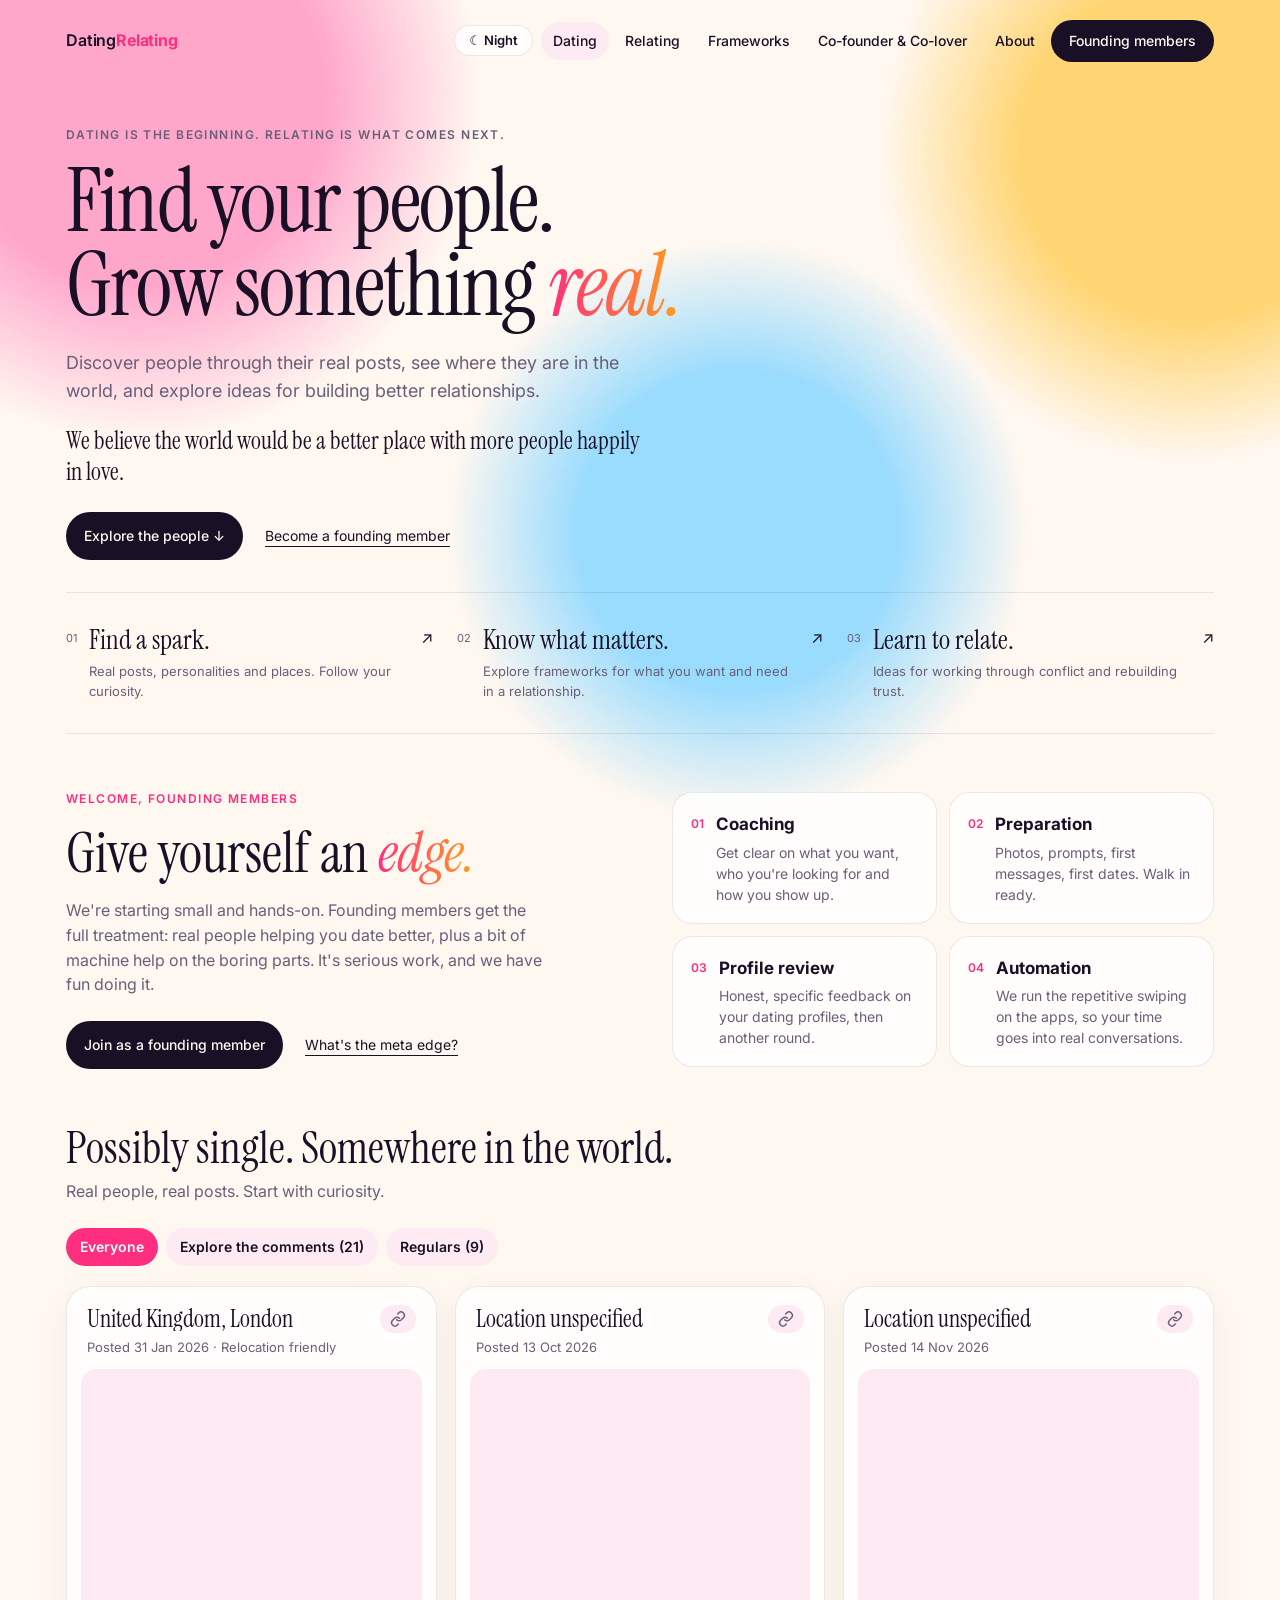
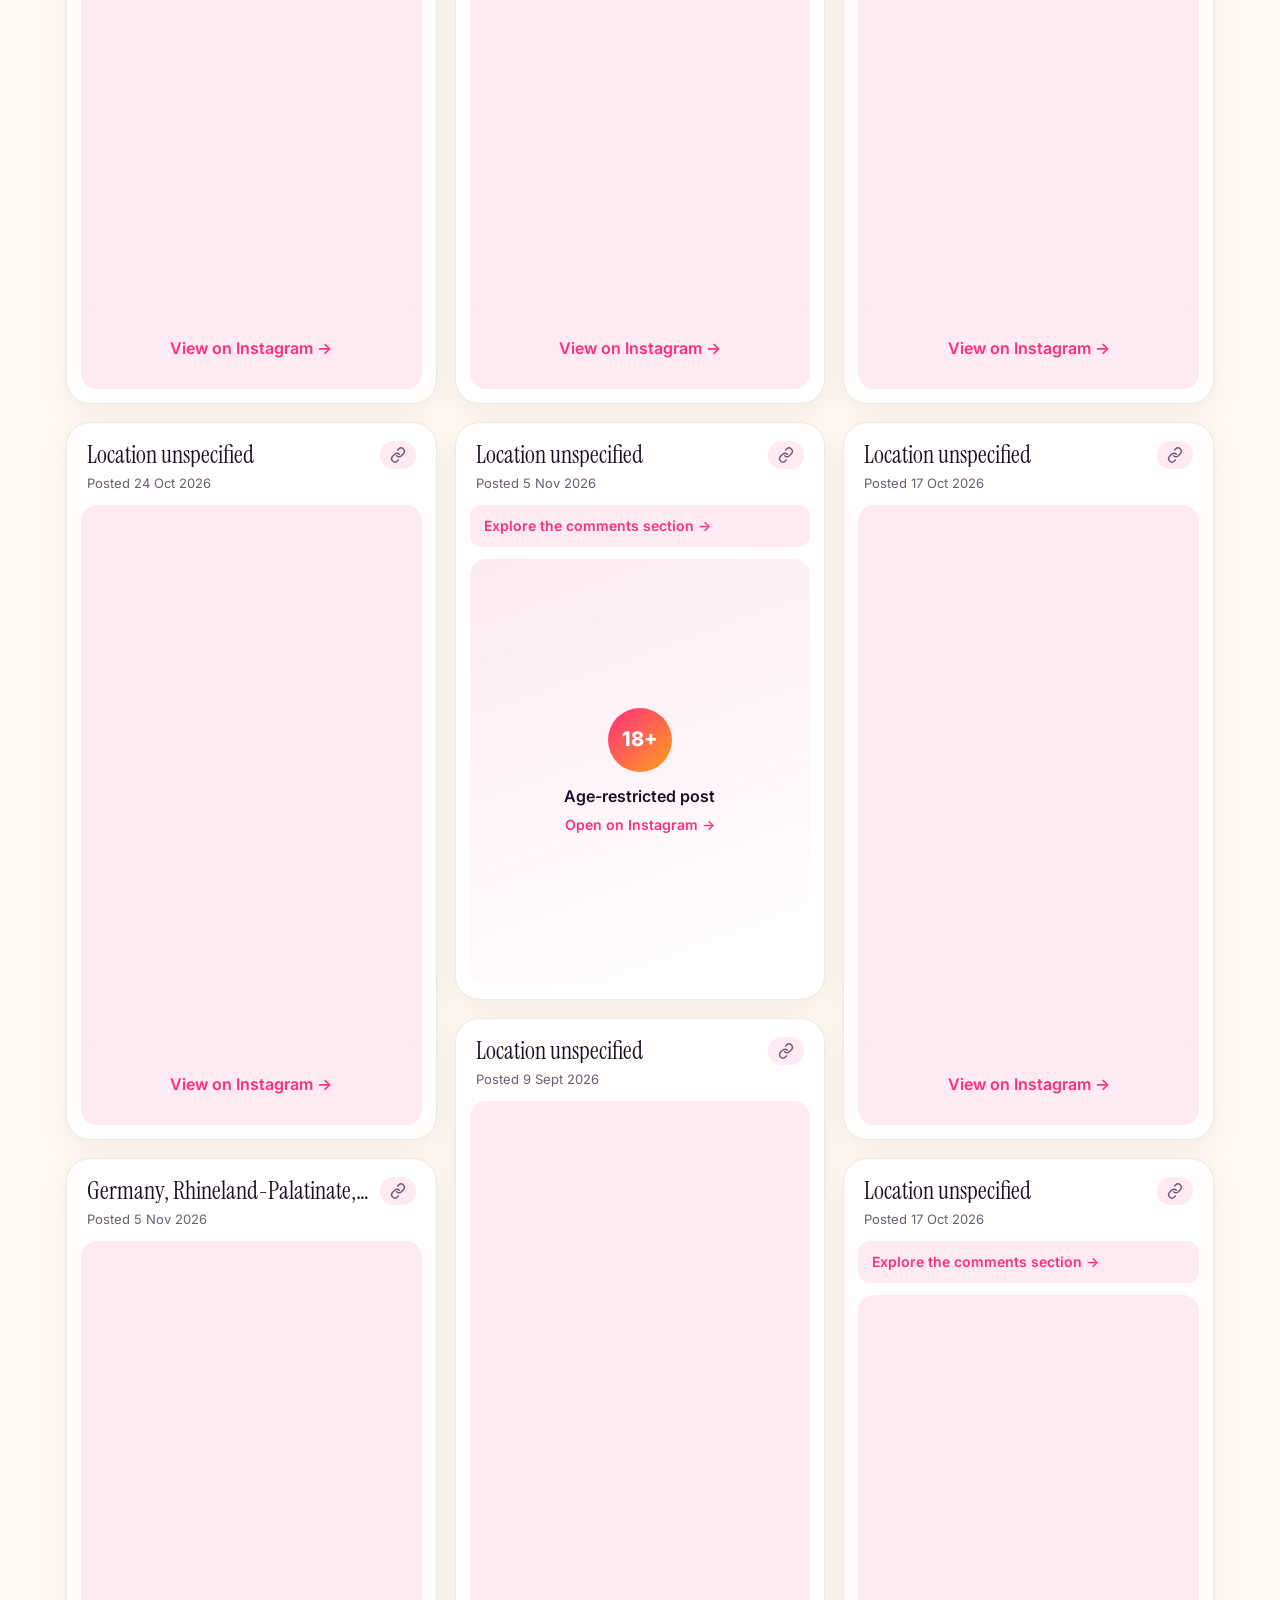
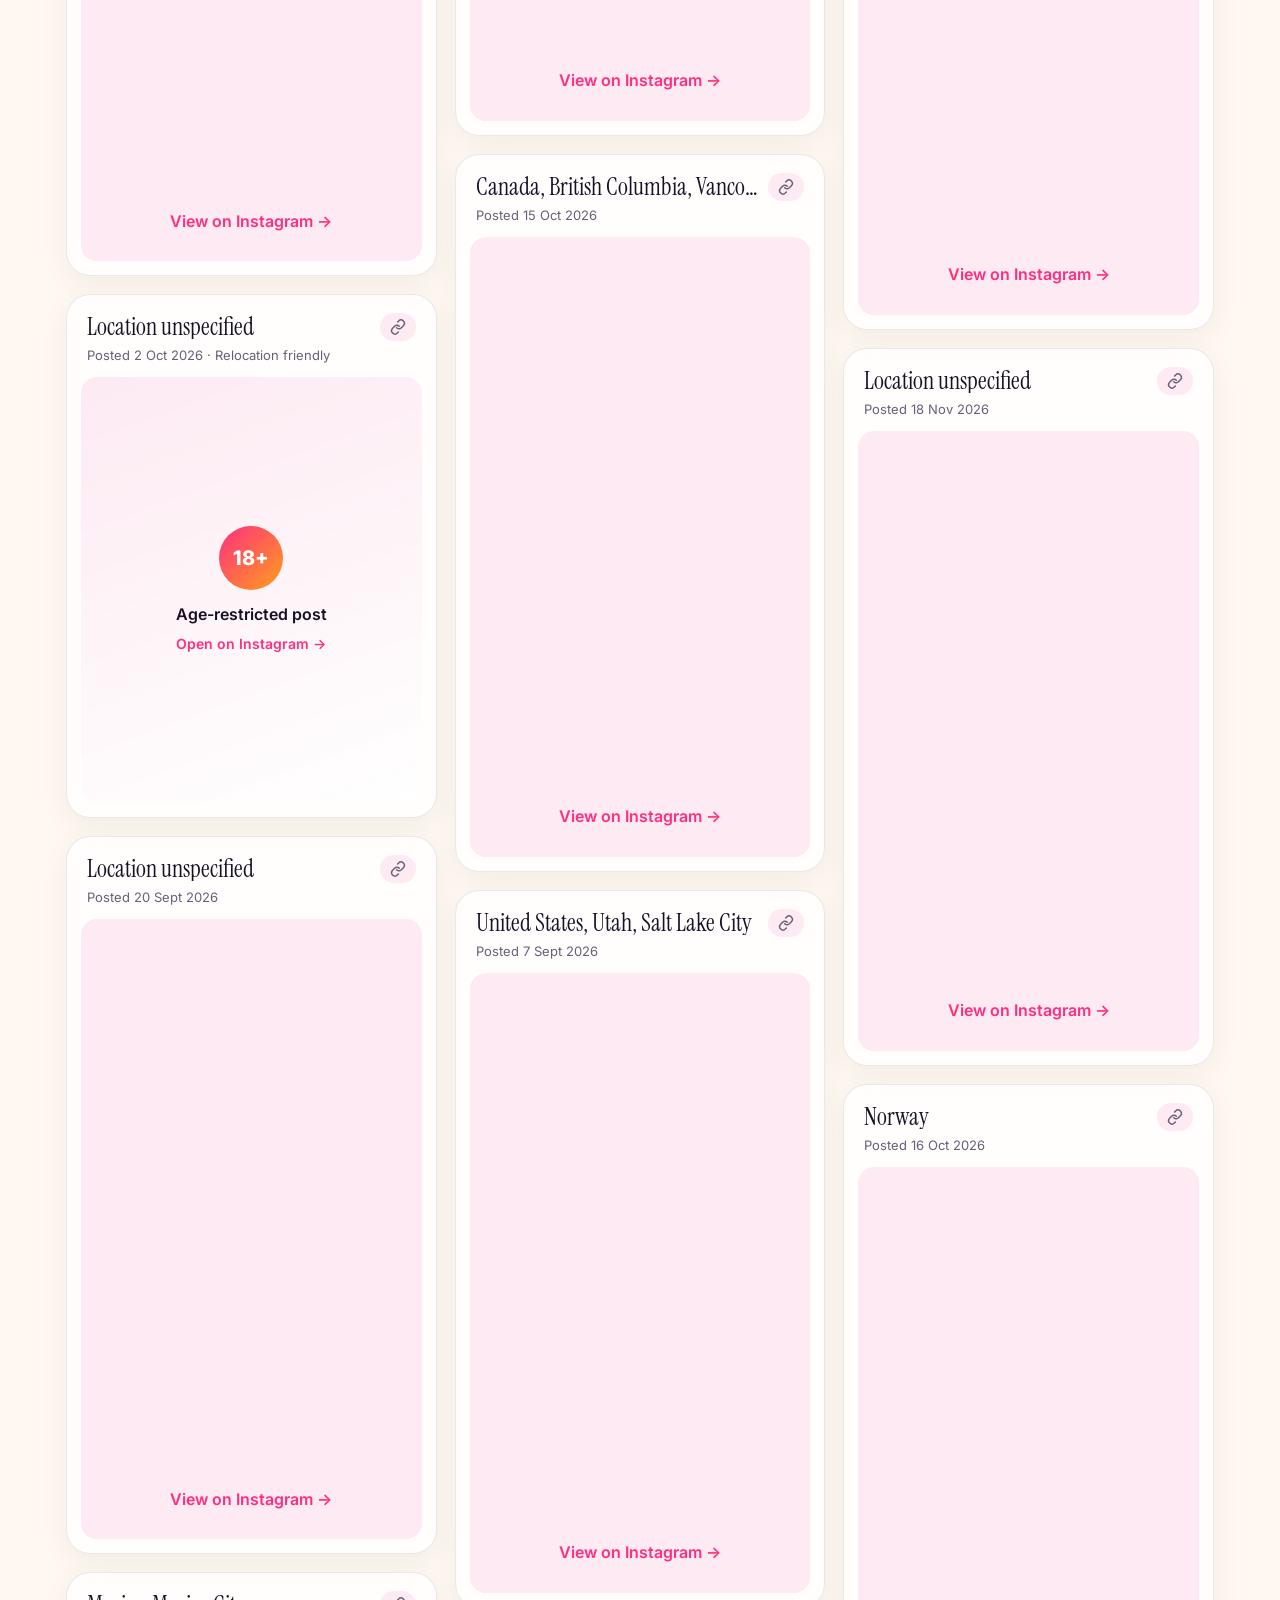
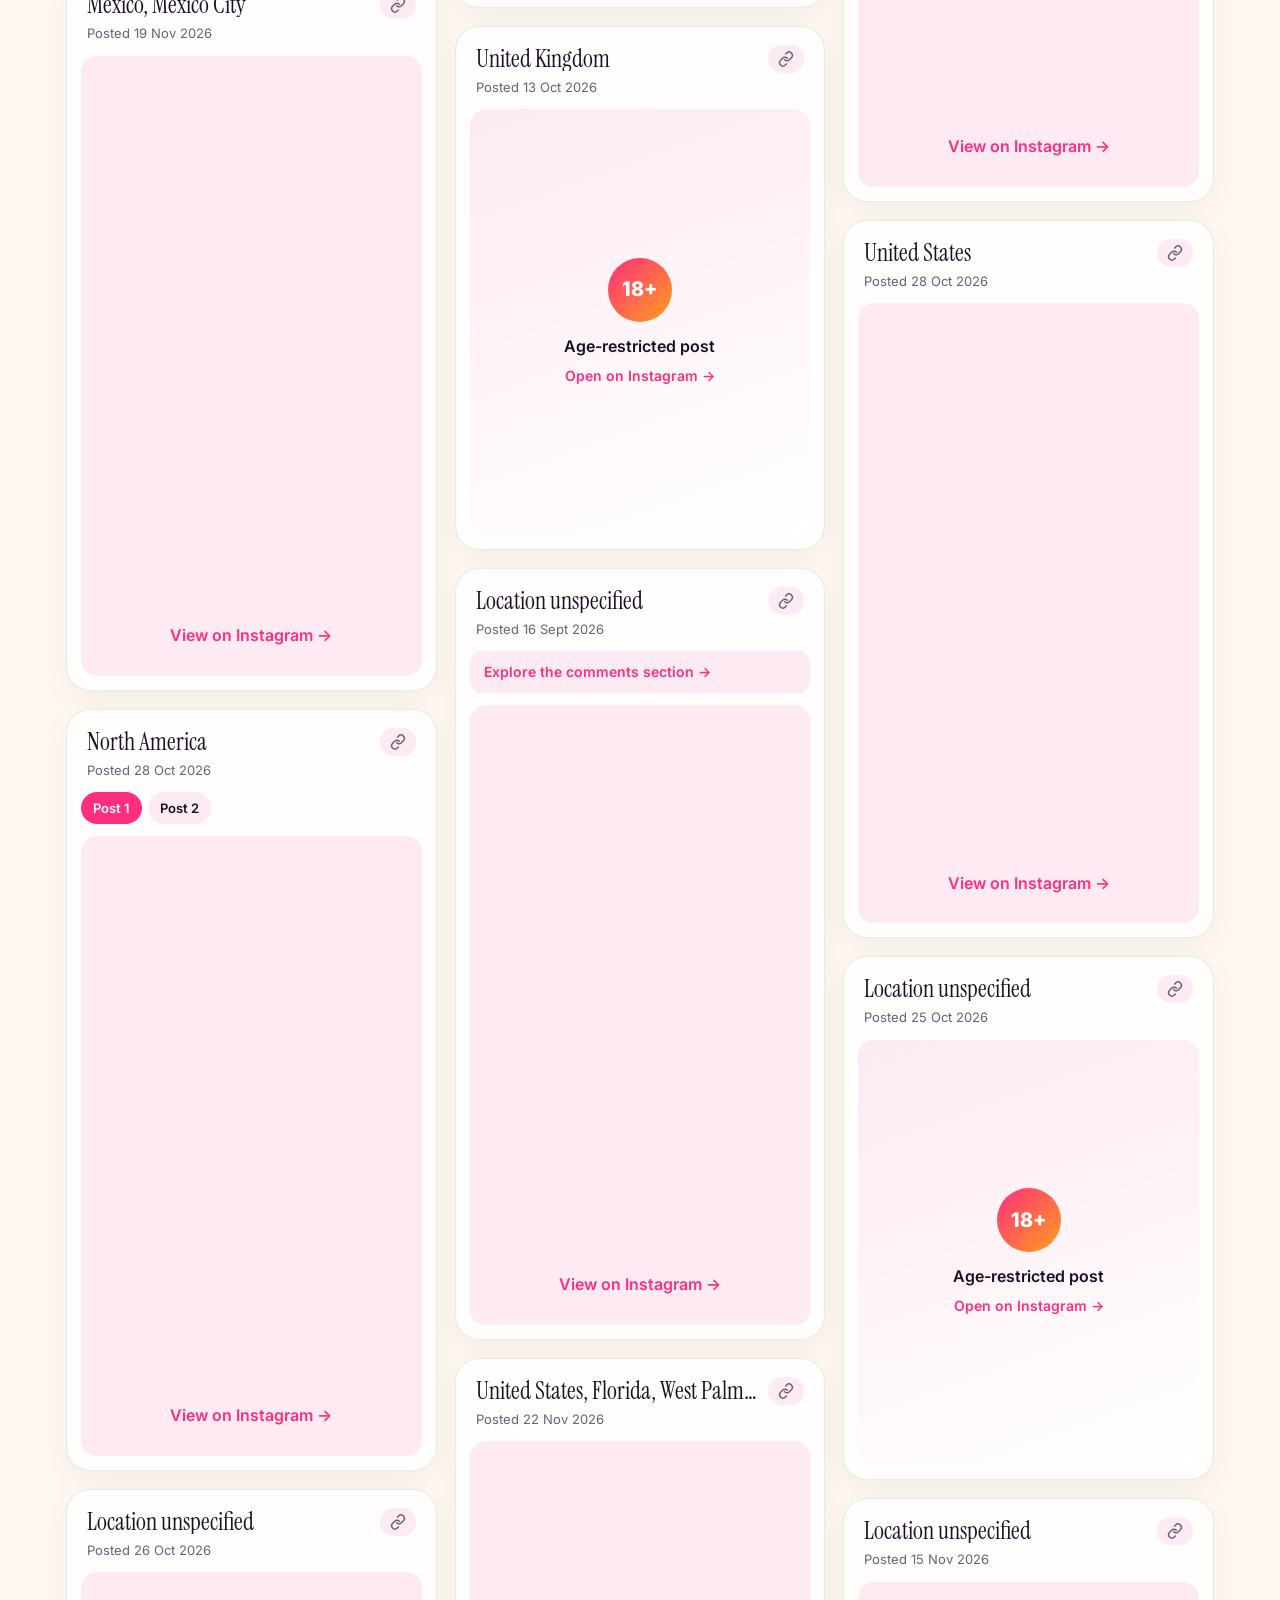
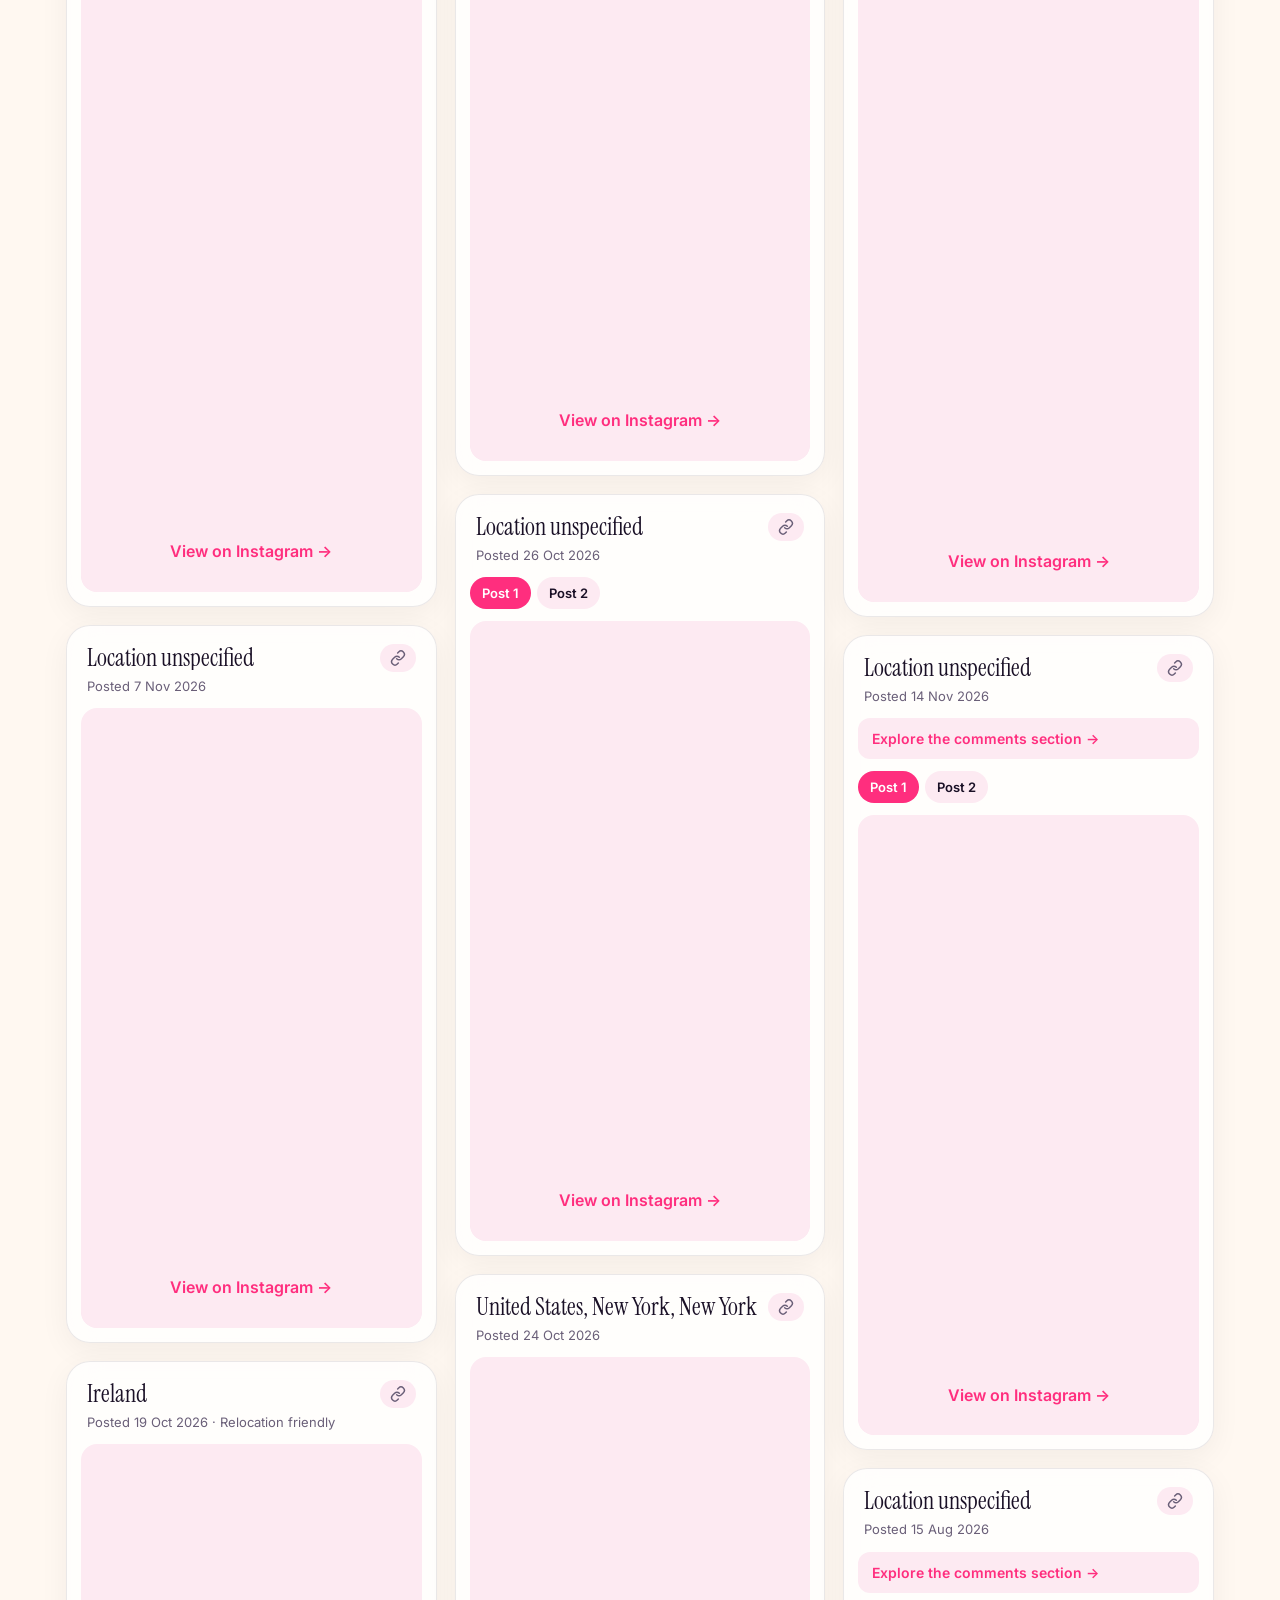
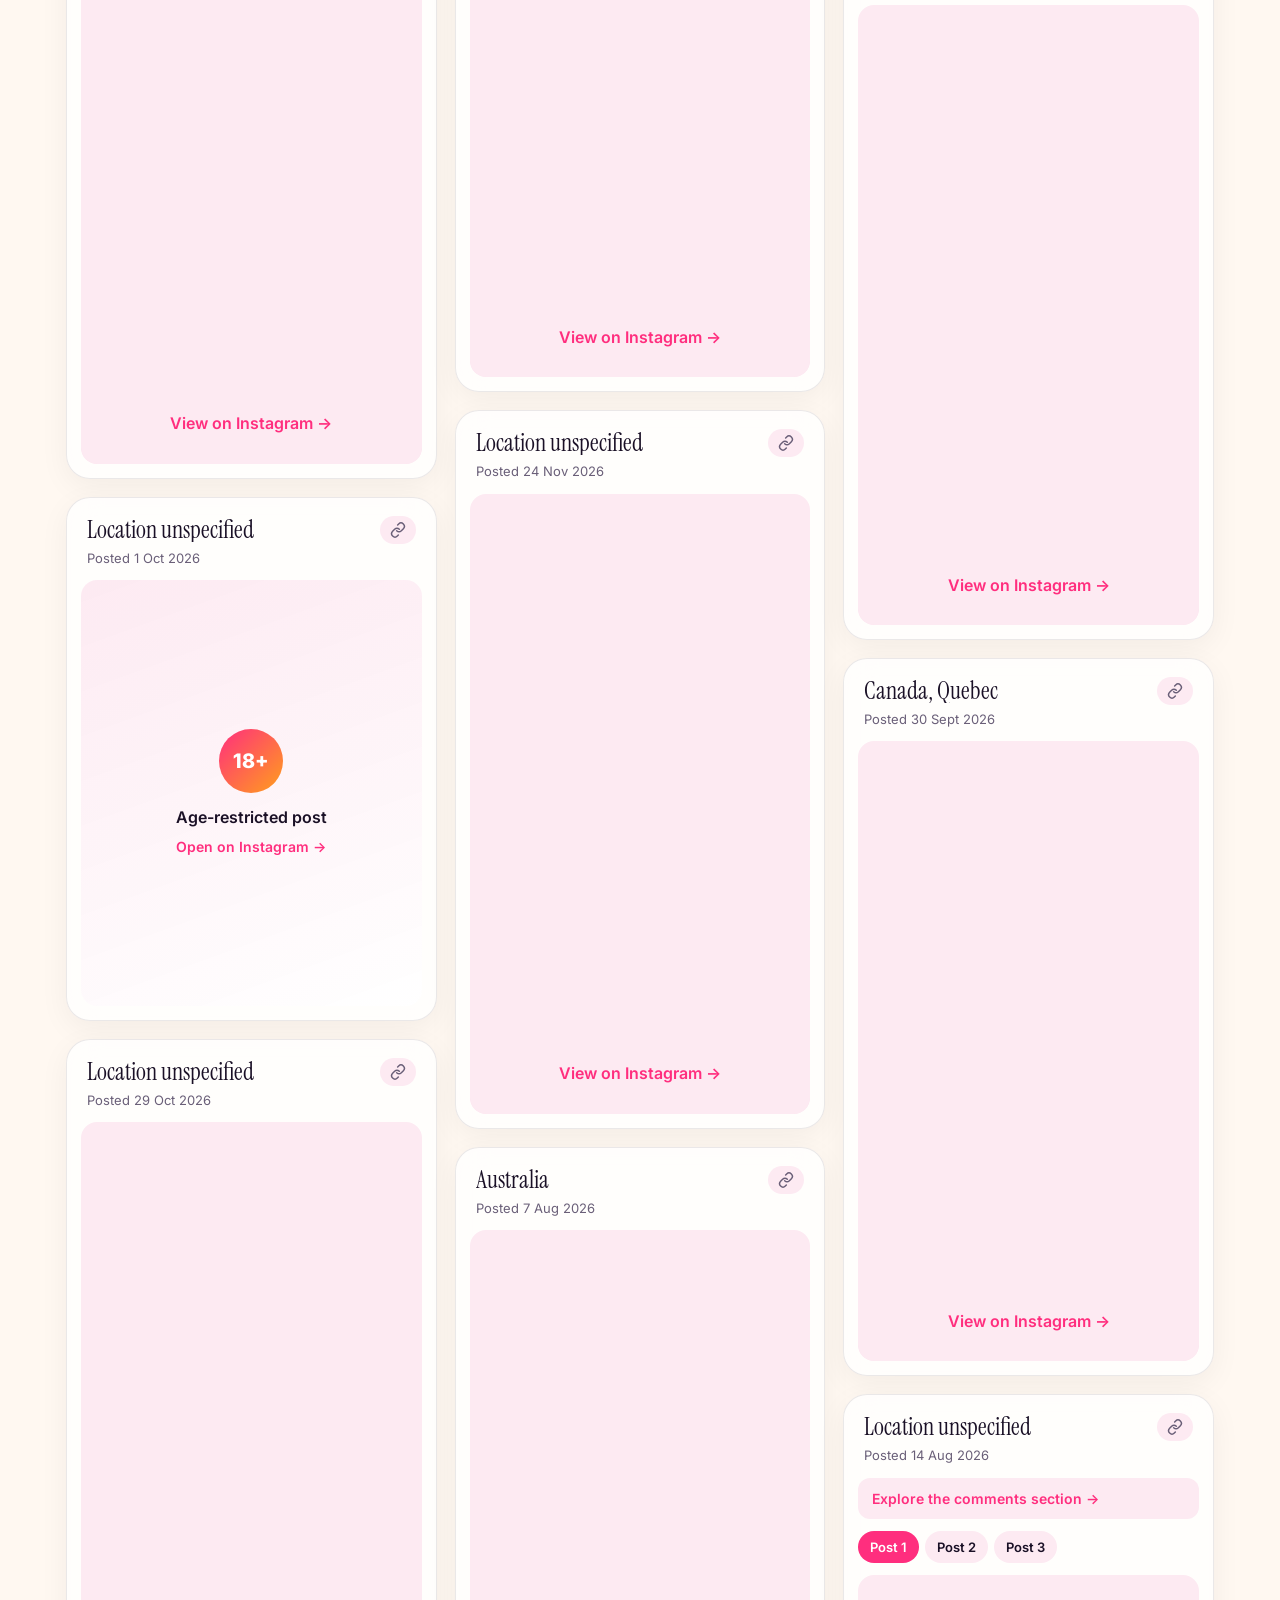
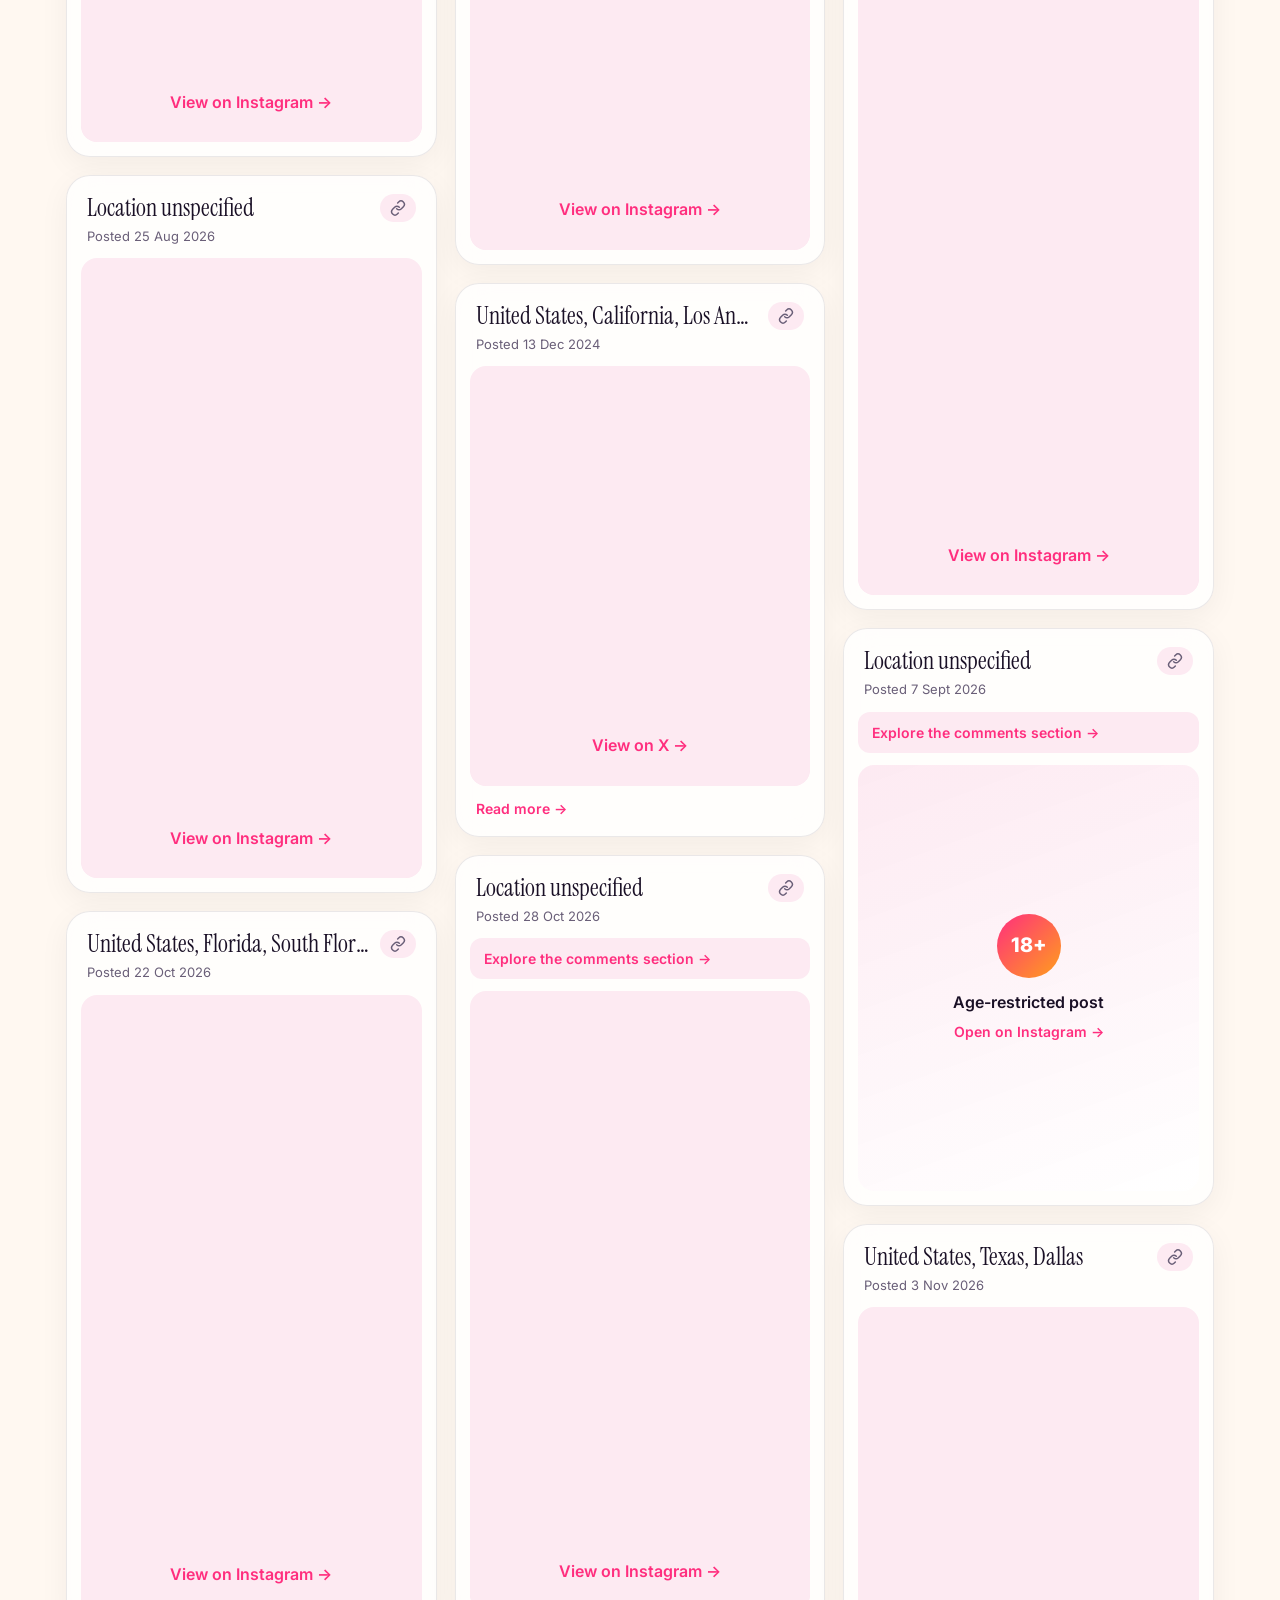
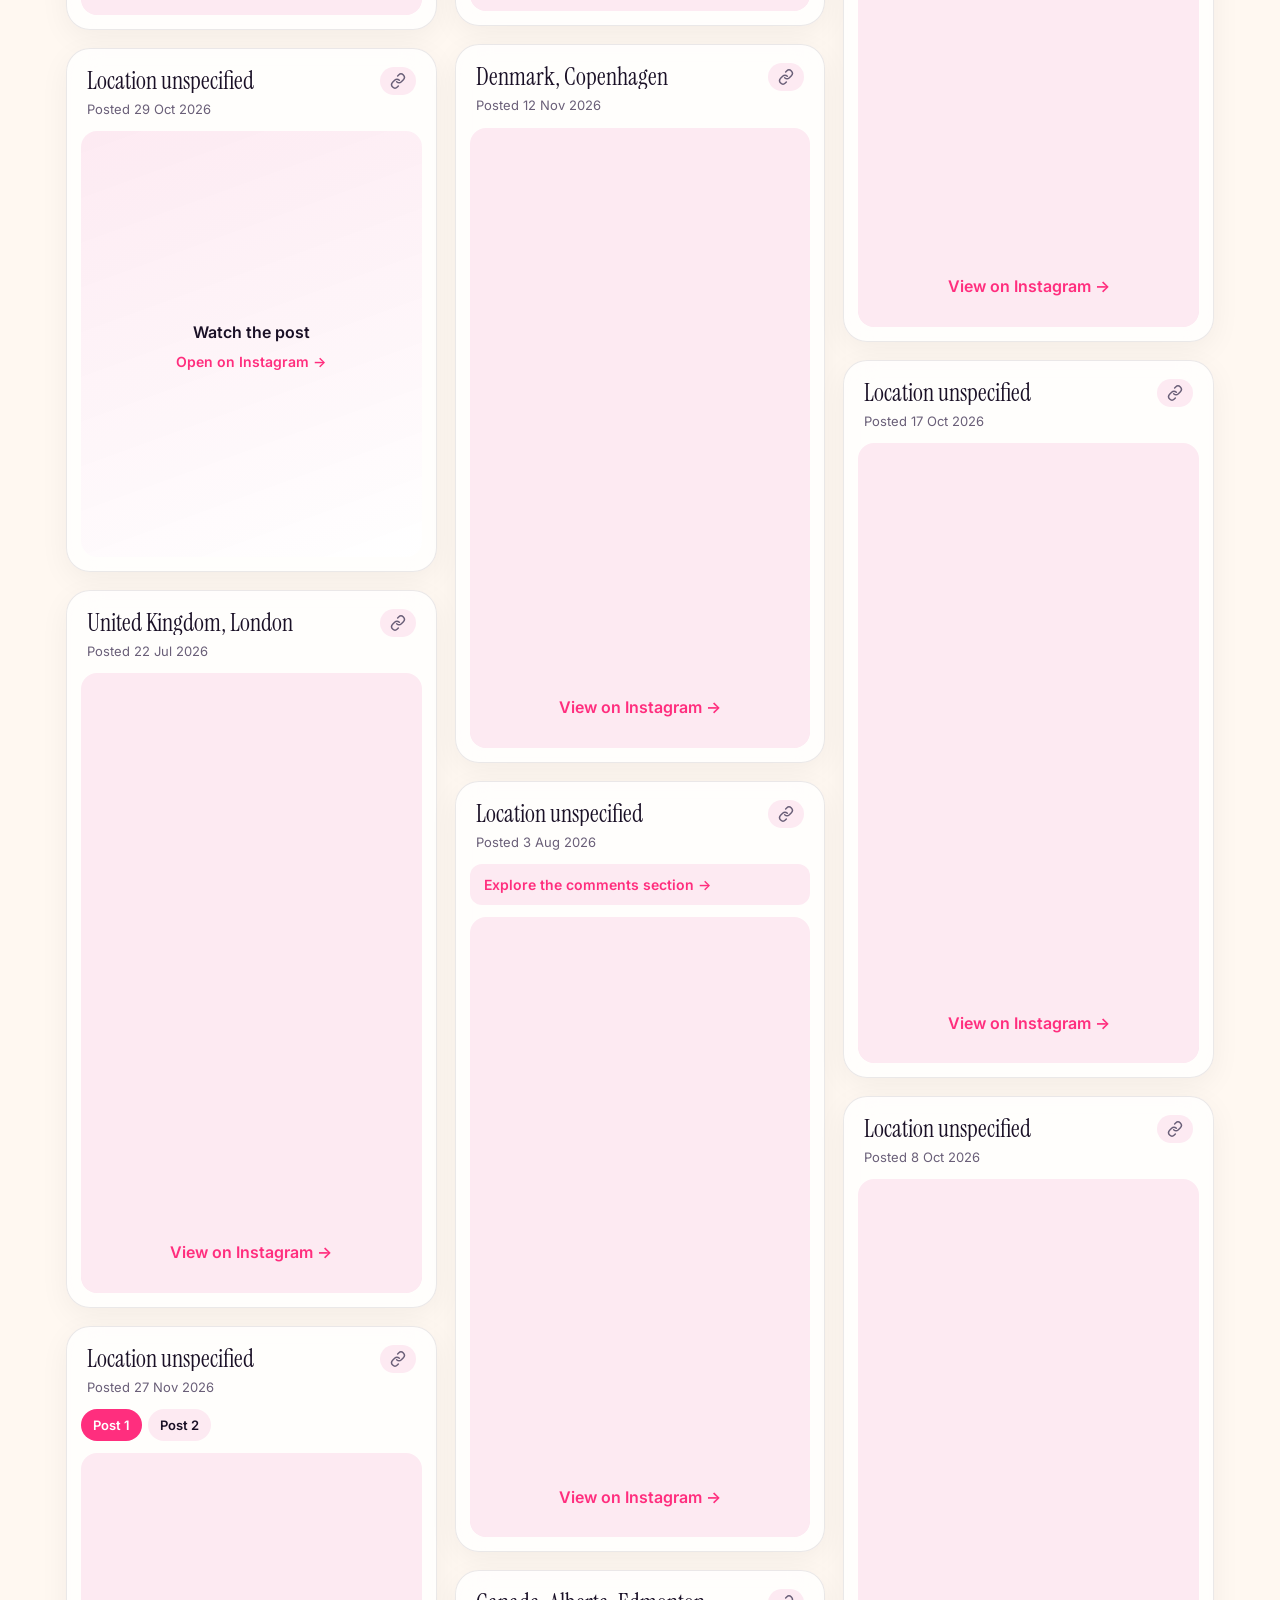
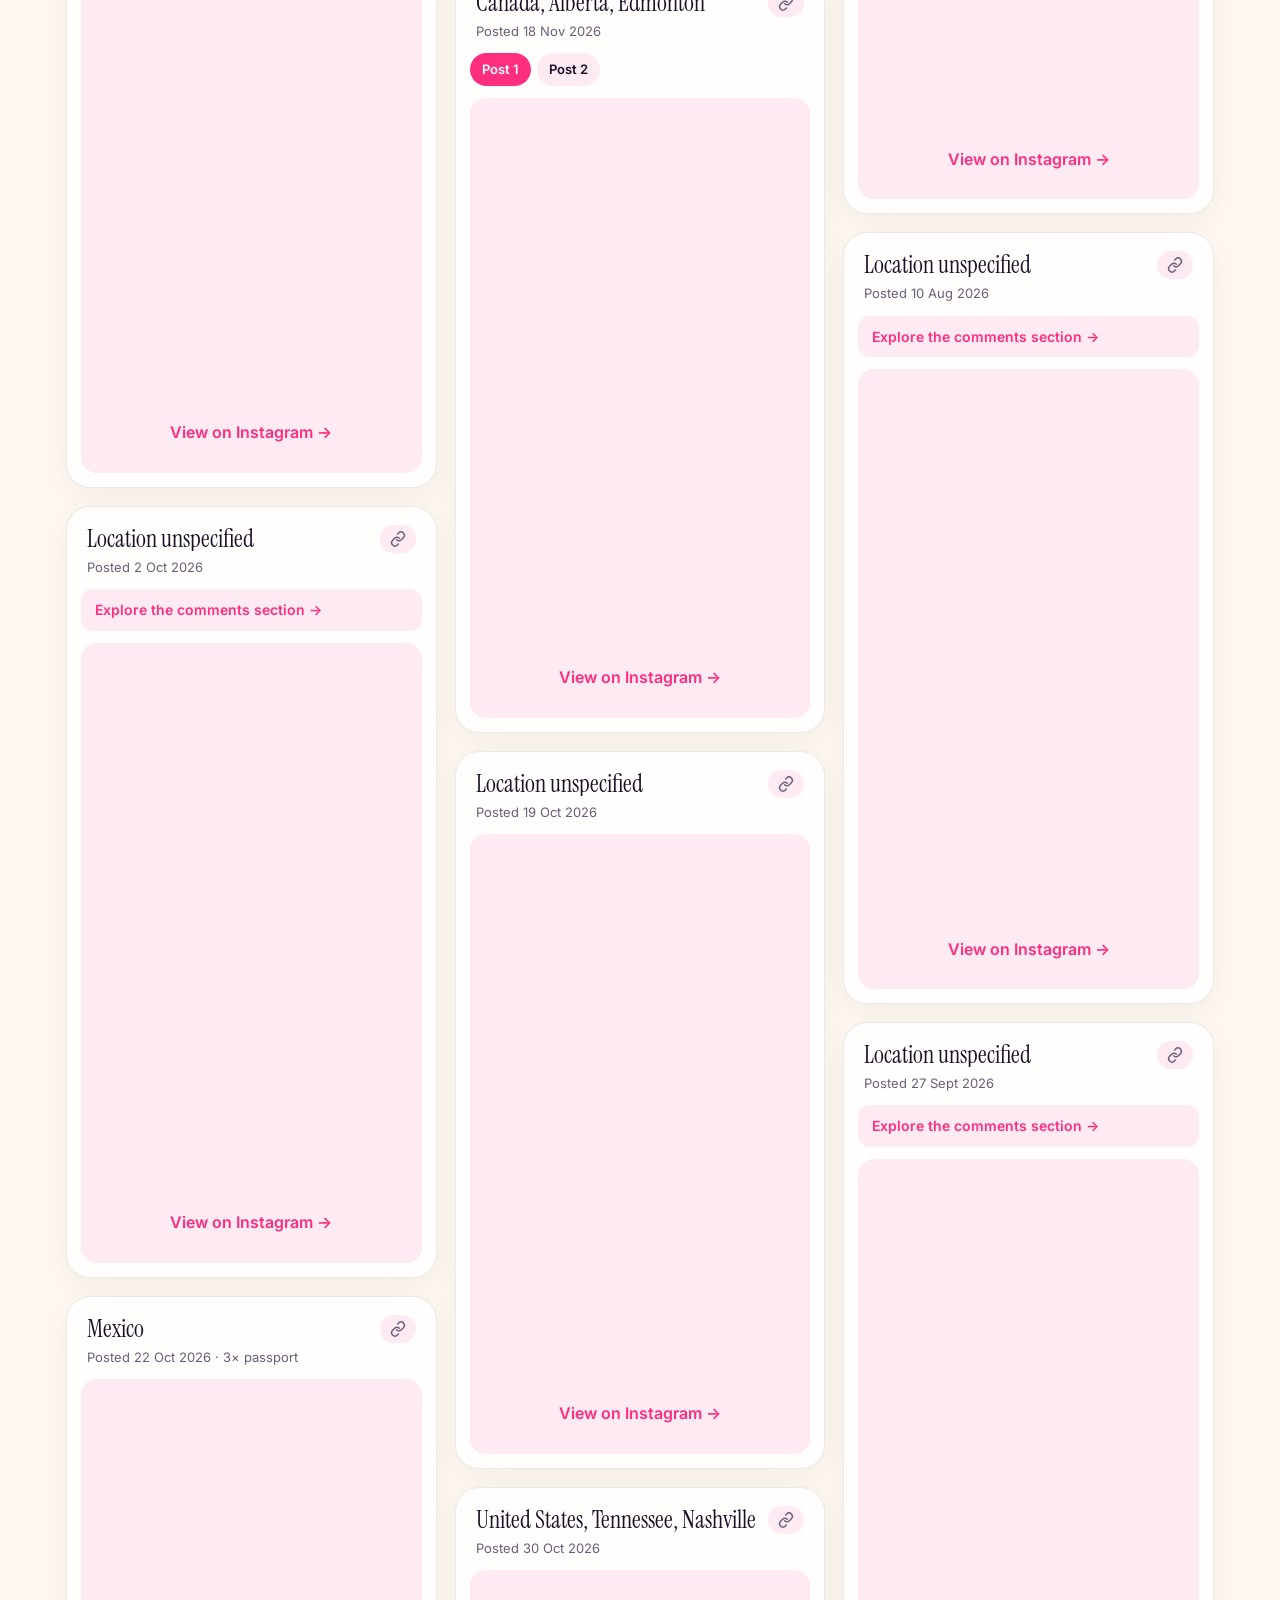
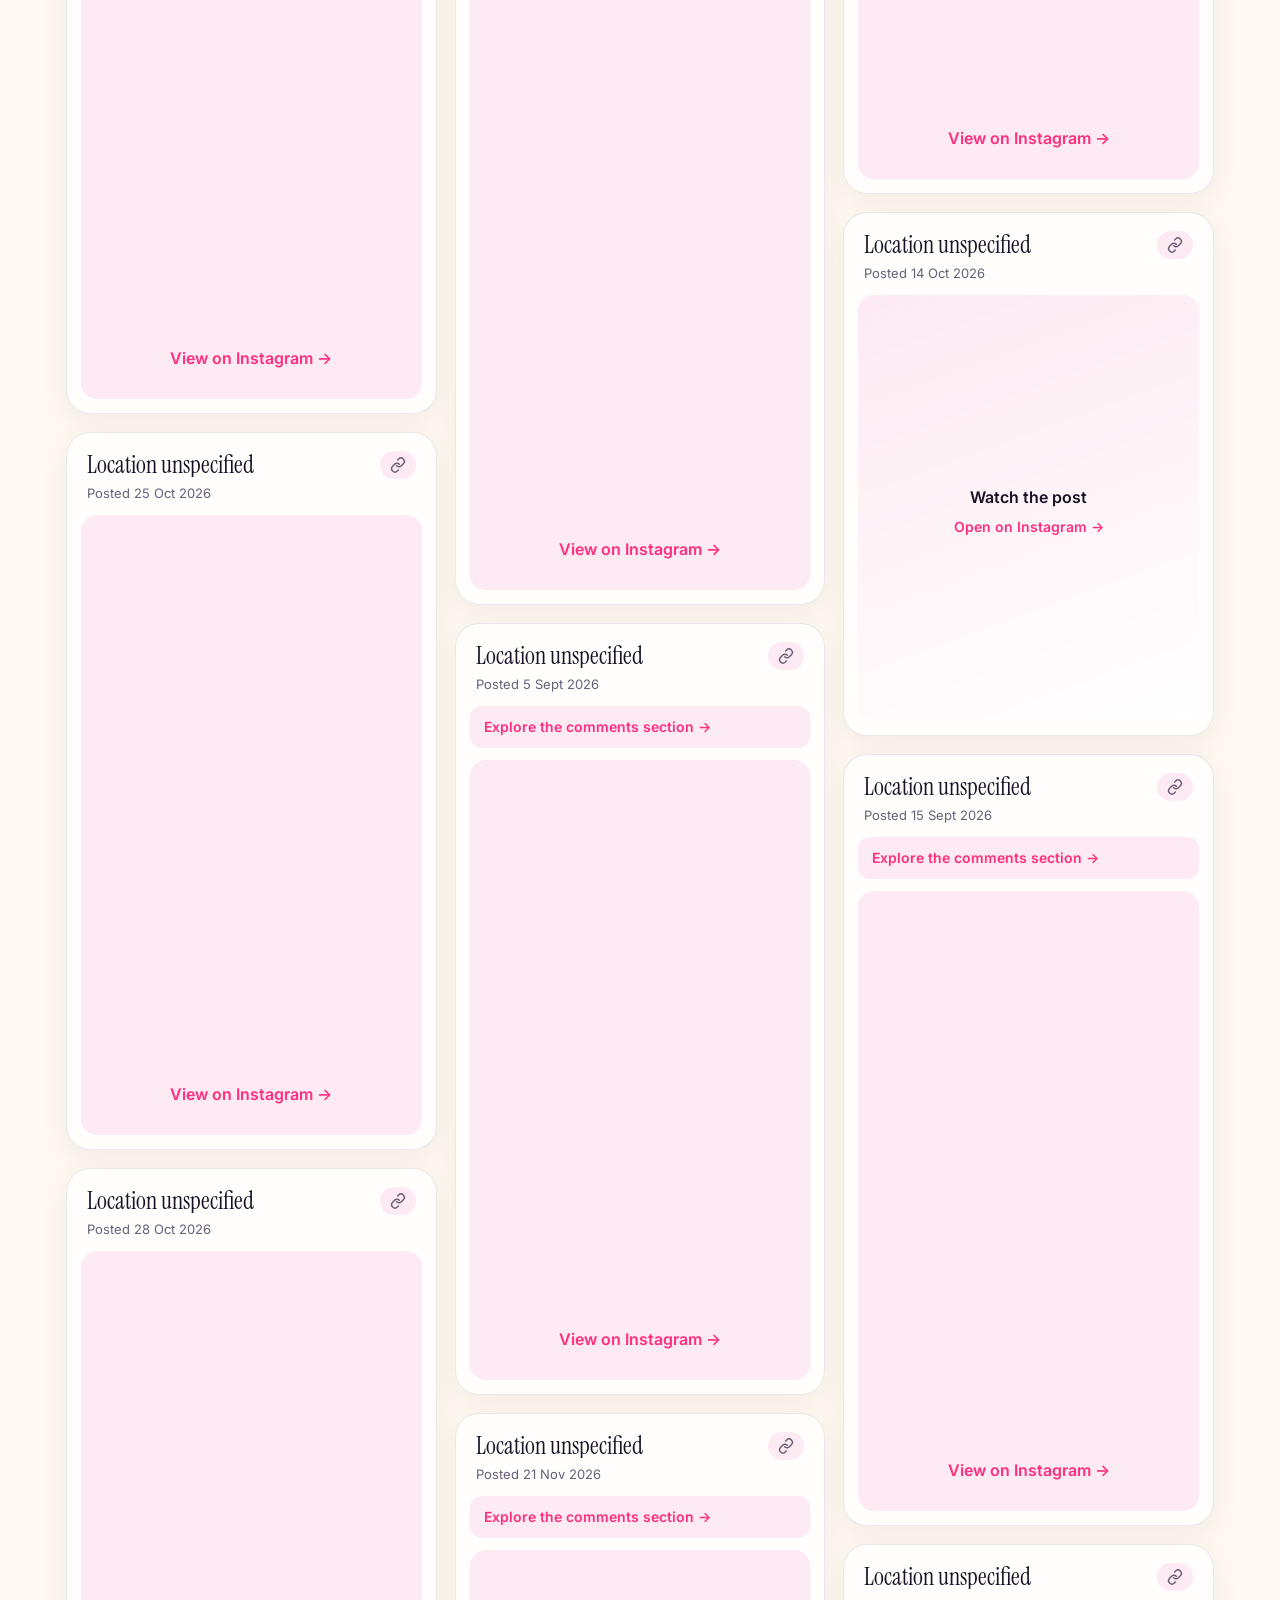
<file: index.html>
<!DOCTYPE html>
<html lang="en">
<head>
  <meta charset="UTF-8">
  <meta name="viewport" content="width=device-width, initial-scale=1, viewport-fit=cover">
  <title>DatingRelating.com</title>
  <meta name="description" content="Discover real people and explore ideas for better relationships. A world with more people happily in love. DatingRelating.com.">
  <link rel="preconnect" href="https://fonts.googleapis.com">
  <link rel="preconnect" href="https://fonts.gstatic.com" crossorigin>
  <link href="https://fonts.googleapis.com/css2?family=Instrument+Serif:ital@0;1&family=Inter:wght@400;500;600&display=swap" rel="stylesheet">
  <link rel="stylesheet" href="/style.css?v=bright-night-2">
  <script src="/theme.js"></script>
  <!-- Open connections to the embed hosts early, so posts appear faster -->
  <link rel="preconnect" href="https://www.instagram.com">
  <link rel="preconnect" href="https://scontent.cdninstagram.com" crossorigin>
  <link rel="preconnect" href="https://static.cdninstagram.com" crossorigin>
  <link rel="preconnect" href="https://www.threads.com">
  <link rel="preconnect" href="https://platform.twitter.com">
  <style>
    .grid { display: grid; gap: 18px; grid-template-columns: repeat(auto-fill, minmax(250px, 1fr)); }
    .card {
      position: relative; aspect-ratio: 3 / 4; border-radius: 24px; overflow: hidden;
      background: linear-gradient(135deg, var(--blob-1), var(--blob-3));
      color: #fff; isolation: isolate;
      transition: transform .25s ease, box-shadow .25s ease;
    }
    .card:hover { transform: translateY(-4px); box-shadow: 0 20px 40px rgba(0,0,0,.14); }
    .card img { position: absolute; inset: 0; width: 100%; height: 100%; object-fit: cover; z-index: -2; transition: transform .5s ease; }
    .card:hover img { transform: scale(1.04); }
    .initial {
      position: absolute; inset: 0; display: grid; place-items: center; z-index: -2;
      font-family: "Instrument Serif", Georgia, serif; font-size: 120px; color: rgba(255,255,255,.75);
    }
    .card::after {
      content: ""; position: absolute; inset: 0; z-index: -1;
      background: linear-gradient(to top, rgba(0,0,0,.78) 0%, rgba(0,0,0,.25) 45%, transparent 70%);
    }
    .top { position: absolute; top: 14px; left: 14px; right: 14px; display: flex; gap: 6px; flex-wrap: wrap; }
    .tag {
      background: rgba(0,0,0,.35); backdrop-filter: blur(10px); -webkit-backdrop-filter: blur(10px);
      border-radius: 999px; padding: 4px 11px; font-size: 12px; font-weight: 500;
    }
    .tag.ex { background: var(--accent); }
    .bottom { position: absolute; left: 18px; right: 18px; bottom: 18px; display: flex; flex-direction: column; gap: 6px; }
    .loc { font-family: "Instrument Serif", Georgia, serif; font-size: 30px; line-height: 1; }
    .country { font-size: 13px; opacity: .8; text-transform: uppercase; letter-spacing: .08em; }
    .text {
      margin: 4px 0 0; font-size: 14px; opacity: .9;
      display: -webkit-box; -webkit-line-clamp: 3; -webkit-box-orient: vertical; overflow: hidden;
    }
    .link { color: #fff; font-size: 14px; font-weight: 600; text-decoration: none; margin-top: 4px; }
    .link::before { content: ""; position: absolute; inset: 0; } /* whole card clickable */
    /* Embed cards (Instagram / X) in a masonry layout. CSS columns work everywhere today;
       browsers that ship native masonry (display: grid-lanes) get proper left-to-right order. */
    .grid.has-embeds { display: block; columns: 3 326px; column-gap: 18px; max-width: 1180px; margin: 0 auto; }
    .grid.has-embeds > * { break-inside: avoid; margin-bottom: 18px; }
    @supports (display: grid-lanes) {
      .grid.has-embeds { display: grid-lanes; columns: auto; grid-template-columns: repeat(auto-fill, minmax(326px, 1fr)); gap: 18px; }
      .grid.has-embeds > * { margin-bottom: 0; }
    }
    .ecard {
      background: var(--surface); border: 1px solid var(--line); border-radius: 24px;
      padding: 14px; backdrop-filter: blur(16px); -webkit-backdrop-filter: blur(16px);
      box-shadow: 0 8px 30px rgba(0,0,0,.05);
    }
    .ecard .head {
      display: grid; grid-template-columns: minmax(0, 1fr) auto; column-gap: 10px; row-gap: 4px;
      align-items: center; padding: 4px 6px 12px;
    }
    .ecard .head .date { grid-column: 1 / -1; }
    .permalink {
      font-size: 13px; font-weight: 600; color: var(--muted); text-decoration: none;
      min-width: 32px; height: 28px; padding: 0 10px; border-radius: 999px;
      display: inline-grid; place-items: center; background: var(--chip);
      transition: color .15s ease, background .15s ease;
    }
    .permalink:hover { color: var(--text); }
    .permalink.done { color: #fff; background: var(--accent); }
    .ecard { scroll-margin-top: 16px; }
    .ecard .loc { font-size: 24px; white-space: nowrap; overflow: hidden; text-overflow: ellipsis; }
    .ecard .date { color: var(--muted); font-size: 13px; }
    .ecard .tag { background: var(--chip); color: var(--text); backdrop-filter: none; white-space: nowrap; }
    .ecard .notice {
      display: flex; flex-direction: column; gap: 2px; margin: -2px -2px 14px; padding: 16px 18px;
      border-radius: 16px; color: #fff; background: linear-gradient(120deg, #ea580c, #f97316);
      box-shadow: 0 8px 24px rgba(234, 88, 12, .3);
    }
    .ecard .notice strong { font-size: 18px; letter-spacing: -0.01em; }
    .ecard .notice span { font-size: 14px; opacity: .92; }
    .ecard .more {
      display: block; margin: 12px 6px 2px; color: var(--accent); font-weight: 600; font-size: 14px; text-decoration: none;
    }
    .ecard .more:hover { text-decoration: underline; }
    .ecard .note {
      display: block; margin: 0 0 12px; padding: 10px 14px; border-radius: 12px; background: var(--chip);
      color: var(--accent); font-weight: 600; font-size: 14px; text-decoration: none;
    }
    .ecard .note:hover { text-decoration: underline; }
    .filters { display: flex; flex-wrap: wrap; gap: 8px; margin: 0 0 20px; }
    .filters a {
      padding: 8px 14px; border-radius: 999px; background: var(--chip); color: var(--text);
      font-weight: 600; font-size: 14px; text-decoration: none;
    }
    .filters a[aria-current] { background: var(--accent); color: #fff; }
    .ecard .posts { display: flex; flex-wrap: wrap; gap: 6px; margin: 0 0 12px; }
    .ecard .posts button {
      padding: 6px 12px; border: 0; border-radius: 999px; background: var(--chip); color: var(--text);
      font: inherit; font-weight: 600; font-size: 13px; cursor: pointer;
    }
    .ecard .posts button[aria-pressed] { background: var(--accent); color: #fff; }
    .ecard .fallback {
      display: block; padding: 28px; border-radius: 16px; background: var(--chip);
      color: var(--accent); font-weight: 600; text-decoration: none; text-align: center;
    }
    .empty { color: var(--muted); padding: 60px 0; text-align: center; }
    .empty a { color: var(--accent); }

  </style>
</head>
<body class="dating-home">
  <div class="blobs" aria-hidden="true"><span></span><span></span><span></span></div>

  <div class="wrap">
    <nav>
      <a class="logo" href="/">Dating<b>Relating</b></a>
      <div class="navlinks">
        <a href="/" aria-current="page">Dating</a>
        <a href="/relating/">Relating</a>
        <a href="/frameworks/">Frameworks</a>
        <a href="/co-founder-co-lover/">Co-founder &amp; Co-lover</a>
        <a href="/about/">About</a>
        <a class="btn" href="#founding">Founding members</a>
      </div>
    </nav>

    <header class="connection-hero">
      <p class="eyebrow">Dating is the beginning. Relating is what comes next.</p>
      <h1>Find your people.<br>Grow something <em>real.</em></h1>
      <p class="lede">Discover people through their real posts, see where they are in the world, and explore ideas for building better relationships.</p>
      <p class="connection-mission">We believe the world would be a better place with more people happily in love.</p>
      <div class="connection-actions"><a class="btn" href="#grid">Explore the people ↓</a><a class="connection-secondary" href="#founding">Become a founding member</a></div>
    </header>

    <section class="connection-values" aria-label="What you can explore">
      <a href="#grid"><span class="value-number" aria-hidden="true">01</span><div><h2>Find a spark.</h2><p>Real posts, personalities and places. Follow your curiosity.</p></div><span aria-hidden="true">↗</span></a>
      <a href="/frameworks/"><span class="value-number" aria-hidden="true">02</span><div><h2>Know what matters.</h2><p>Explore frameworks for what you want and need in a relationship.</p></div><span aria-hidden="true">↗</span></a>
      <a href="/relating/"><span class="value-number" aria-hidden="true">03</span><div><h2>Learn to relate.</h2><p>Ideas for working through conflict and rebuilding trust.</p></div><span aria-hidden="true">↗</span></a>
    </section>

    <section class="founding" id="founding" aria-labelledby="founding-title">
      <div class="founding-intro">
        <p class="eyebrow">Welcome, founding members</p>
        <h2 id="founding-title">Give yourself an <em>edge.</em></h2>
        <p>We're starting small and hands-on. Founding members get the full treatment: real people helping you date better, plus a bit of machine help on the boring parts. It's serious work, and we have fun doing it.</p>
        <div class="connection-actions"><a class="btn" href="mailto:datingrelatingdotcom@gmail.com?subject=Founding%20member">Join as a founding member</a><a class="connection-secondary" href="/about/#meta-edge">What's the meta edge?</a></div>
      </div>
      <ol class="founding-steps">
        <li><span aria-hidden="true">01</span><div><h3>Coaching</h3><p>Get clear on what you want, who you're looking for and how you show up.</p></div></li>
        <li><span aria-hidden="true">02</span><div><h3>Preparation</h3><p>Photos, prompts, first messages, first dates. Walk in ready.</p></div></li>
        <li><span aria-hidden="true">03</span><div><h3>Profile review</h3><p>Honest, specific feedback on your dating profiles, then another round.</p></div></li>
        <li><span aria-hidden="true">04</span><div><h3>Automation</h3><p>We run the repetitive swiping on the apps, so your time goes into real conversations.</p></div></li>
      </ol>
    </section>

    <div class="people-heading"><h2 class="section-title">Possibly single. Somewhere in the world.</h2><p>Real people, real posts. Start with curiosity.</p></div>
    <div class="filters" id="filters" hidden></div>
    <main class="grid" id="grid"></main>
    <p class="empty" id="empty" hidden>No one here yet. <a href="#join">Be the first</a>.</p>

    <section class="join" id="join">
      <h2>Want to be on the wall?</h2>
      <p>Send your Instagram post, your current city and who you are looking for.</p>
      <div class="row">
        <a class="btn" href="mailto:datingrelatingdotcom@gmail.com">Email us</a>
        <a class="btn ghost" href="https://github.com/PlanetaryCouncil/DatingRelating.com/issues/new?title=Add%20me&amp;body=Link%20to%20my%20Instagram%20or%20X%20post%3A%0A%0AWhere%20I%20am%20right%20now%20%28country%2C%20region%2C%20city%29%3A%0A%0AOpen%20to%20relocating%3F%20%28yes%20/%20no%29%3A%0A%0AAnything%20else%20%28optional%29%3A%0A" target="_blank" rel="noopener">Create an issue on GitHub</a>
      </div>
    </section>

    <section class="homepage-auction panel" aria-labelledby="auction-title">
      <div>
        <p class="eyebrow">Homepage spotlight · Coming soon</p>
        <h2 id="auction-title">Make the first impression.</h2>
        <p>Real-time auctions for featured spots on the homepage. Bid in SOL for a little more visibility.</p>
      </div>
      <div class="auction-status">
        <span class="auction-label">Bidding has not opened</span>
        <p>Homepage spots will be auctioned separately from founding membership. Timing and bidding rules will be announced before the first auction.</p>
        <a href="mailto:datingrelatingdotcom@gmail.com?subject=Homepage%20auction%20interest">Ask about a homepage spot ↗</a>
      </div>
    </section>

    <details class="founder-note panel">
      <summary>A note from Mars, the founder</summary>
      <p>I'm single, and I'm building the kind of dating community I'd like to be part of. This project comes from love, lessons learned, and wanting to appreciate connection more deeply. Dating is the first step. Relating is what happens afterwards.</p>
    </details>

    <p class="fine">
      Listed and want to be taken down, or moved city?
      <a href="mailto:datingrelatingdotcom@gmail.com">Email us</a> and it is done the same day.
    </p>
  </div>

  <script src="/embeds.js"></script>
  <script>
    const $ = (id) => document.getElementById(id);

    // FNV-1a: small, fast, good enough to spread ranks evenly.
    function hash(str) {
      let h = 0x811c9dc5;
      for (let i = 0; i < str.length; i++) { h ^= str.charCodeAt(i); h = Math.imul(h, 0x01000193); }
      return h >>> 0;
    }

    // Kept in localStorage (never sent to any server). If storage is blocked, the order is
    // random per page load instead.
    let seed;
    function visitorSeed() {
      if (seed) return seed;
      try { seed = localStorage.getItem("dr-seed"); } catch {}
      if (!seed) {
        seed = Math.random().toString(36).slice(2);
        try { localStorage.setItem("dr-seed", seed); } catch {}
      }
      return seed;
    }

    function embedCard(p, i) {
      const c = el("article", { class: "ecard", id: p.id });
      if (p.hidden) {
        const notice = el("div", { class: "notice", role: "status" });
        notice.append(el("strong", {}, "Not publicly visible"), el("span", {}, "Waiting for approval"));
        c.append(notice);
      }
      const head = el("div", { class: "head" });
      const loc = el("div", { class: "loc" }, fullPlace(p));
      loc.title = fullPlace(p);
      head.append(loc, permalink(p));
      const d = postedAt(p);
      const when = [d && `Posted ${fmtDate(d)}`, p.relocation && "Relocation friendly", p.passports > 1 && `${p.passports}× passport`].filter(Boolean).join(" · ");
      head.append(el("div", { class: "date" }, when ||" "));
      c.append(head);
      if (p.note) c.append(el("a", { class: "note", href: p.post_url, target: "_blank", rel: "noopener" }, `${p.note} →`));

      const frame = embedFrame(p.post_url, { restricted: p.age_restricted, noEmbed: p.no_embed, eager: i < 6 });
      // Regulars: extra posts from the same person, switched in place with numbered buttons.
      if (p.more_posts?.length) {
        const posts = [p.post_url, ...p.more_posts];
        const tabs = el("div", { class: "posts", role: "group", "aria-label": "Posts" });
        posts.forEach((url, k) => {
          const b = el("button", { type: "button" }, `Post ${k + 1}`);
          if (k === 0) b.setAttribute("aria-pressed", "true");
          b.addEventListener("click", () => {
            tabs.querySelectorAll("button").forEach((x) => x.removeAttribute("aria-pressed"));
            b.setAttribute("aria-pressed", "true");
            c.querySelector(".frame").replaceWith(k === 0 ? frame : embedFrame(url, { eager: true }));
          });
          tabs.append(b);
        });
        c.append(tabs);
      }
      c.append(frame);
      const more = personUrl(p);
      if (more) c.append(el("a", { class: "more", href: more }, "Read more →"));
      return c;
    }

    const LINK_ICON = '<svg viewBox="0 0 24 24" width="16" height="16" fill="none" stroke="currentColor" stroke-width="2.2" stroke-linecap="round" stroke-linejoin="round" aria-hidden="true"><path d="M10 13a5 5 0 0 0 7.07 0l3-3a5 5 0 0 0-7.07-7.07l-1.5 1.5"/><path d="M14 11a5 5 0 0 0-7.07 0l-3 3a5 5 0 0 0 7.07 7.07l1.5-1.5"/></svg>';

    // Link icon in the tile's top-right corner: copies a link that opens the page with this person first.
    function permalink(p) {
      const a = el("a", { class: "permalink", href: `#${p.id}`, title: "Copy link to this profile", "aria-label": "Copy link to this profile" });
      a.innerHTML = LINK_ICON;
      a.addEventListener("click", async (e) => {
        e.preventDefault();
        history.replaceState(null, "", `#${p.id}`);
        try { await navigator.clipboard.writeText(location.href); a.textContent = "Copied"; }
        catch { a.textContent = "Link set"; }
        a.classList.add("done");
        setTimeout(() => { a.innerHTML = LINK_ICON; a.classList.remove("done"); }, 1600);
      });
      return a;
    }

    function card(p, i) {
      if (source(p.post_url) && p.embed !== false) return embedCard(p, i);
      const c = el("article", { class: "card" });
      if (p.image) {
        c.append(el("img", { src: p.image, alt: p.name || "Photo", loading: "lazy" }));
      } else {
        c.append(el("div", { class: "initial", "aria-hidden": "true" }, (p.name || "?").trim().charAt(0).toUpperCase()));
      }

      const top = el("div", { class: "top" });
      if (p.example) top.append(el("span", { class: "tag ex" }, "Example"));
      c.append(top);

      const b = el("div", { class: "bottom" });
      if (p.country) b.append(el("div", { class: "country" }, p.country));
      b.append(el("div", { class: "loc" }, p.city || p.country || ""));
      if (p.text) b.append(el("p", { class: "text" }, p.text));
      const handle = p.instagram && p.instagram.replace(/^@/, "");
      const href = p.post_url || (handle && `https://instagram.com/${handle}`);
      if (href) {
        b.append(el("a", { class: "link", href, target: "_blank", rel: "noopener" },
          handle ? `@${handle} →` : "View post →"));
      }
      c.append(b);
      return c;
    }

    function render(list) {
      $("grid").replaceChildren(...list.map((p, i) => card(p, i)));
      $("grid").classList.toggle("has-embeds", list.some((p) => source(p.post_url)));
      $("empty").hidden = list.length > 0;
    }

    fetch("profiles.json", { cache: "no-cache" })
      .then((r) => r.json())
      .then((data) => {
        // Random order per visitor, but stable across reloads: each profile's rank is a hash of
        // (visitor seed + profile id). New profiles slot in without reshuffling everyone else.
        // A shared link (#id) puts that person first; "pinned" profiles come next, then "featured".
        const rank = (p) => hash(`${visitorSeed()}:${p.id}`);
        // Categories, each with its own share link: #comments (comment sections worth reading,
        // "note") and #regulars (people who post more than once, "more_posts").
        const CATEGORIES = [
          { hash: "comments", label: "Explore the comments", test: (p) => p.note },
          { hash: "regulars", label: "Regulars", test: (p) => p.more_posts?.length },
        ];
        const order = (list) => {
          const target = decodeURIComponent(location.hash.slice(1));
          const cat = CATEGORIES.find((k) => k.hash === target);
          if (cat) return list.filter((p) => cat.test(p) && !p.hidden).sort((a, b) => rank(a) - rank(b));
          const tier = (p) => (p.id === target ? 0 : p.pinned ? 1 : p.featured ? 2 : 3);
          // "hidden" profiles stay out of the list, but a direct #link still shows them.
          return list.filter((p) => !p.hidden || p.id === target)
            .sort((a, b) => tier(a) - tier(b) || rank(a) - rank(b));
        };
        const filters = () => {
          const all = el("a", { href: "#" }, "Everyone");
          let current = all;
          const links = CATEGORIES.map((k) => {
            const n = data.filter((p) => k.test(p) && !p.hidden).length;
            const a = n && el("a", { href: `#${k.hash}` }, `${k.label} (${n})`);
            if (a && location.hash === `#${k.hash}`) current = a;
            return a;
          }).filter(Boolean);
          current.setAttribute("aria-current", "true");
          $("filters").replaceChildren(all, ...links);
          $("filters").hidden = links.length === 0;
        };
        filters();
        render(order(data));
        if (data.some((p) => p.id === decodeURIComponent(location.hash.slice(1)))) $("grid").firstElementChild?.scrollIntoView({ block: "start" });
        addEventListener("hashchange", () => { filters(); render(order(data)); });
      })
      .catch(() => { $("empty").hidden = false; $("empty").textContent = "Could not load profiles."; });
  </script>
</body>
</html>
</file>
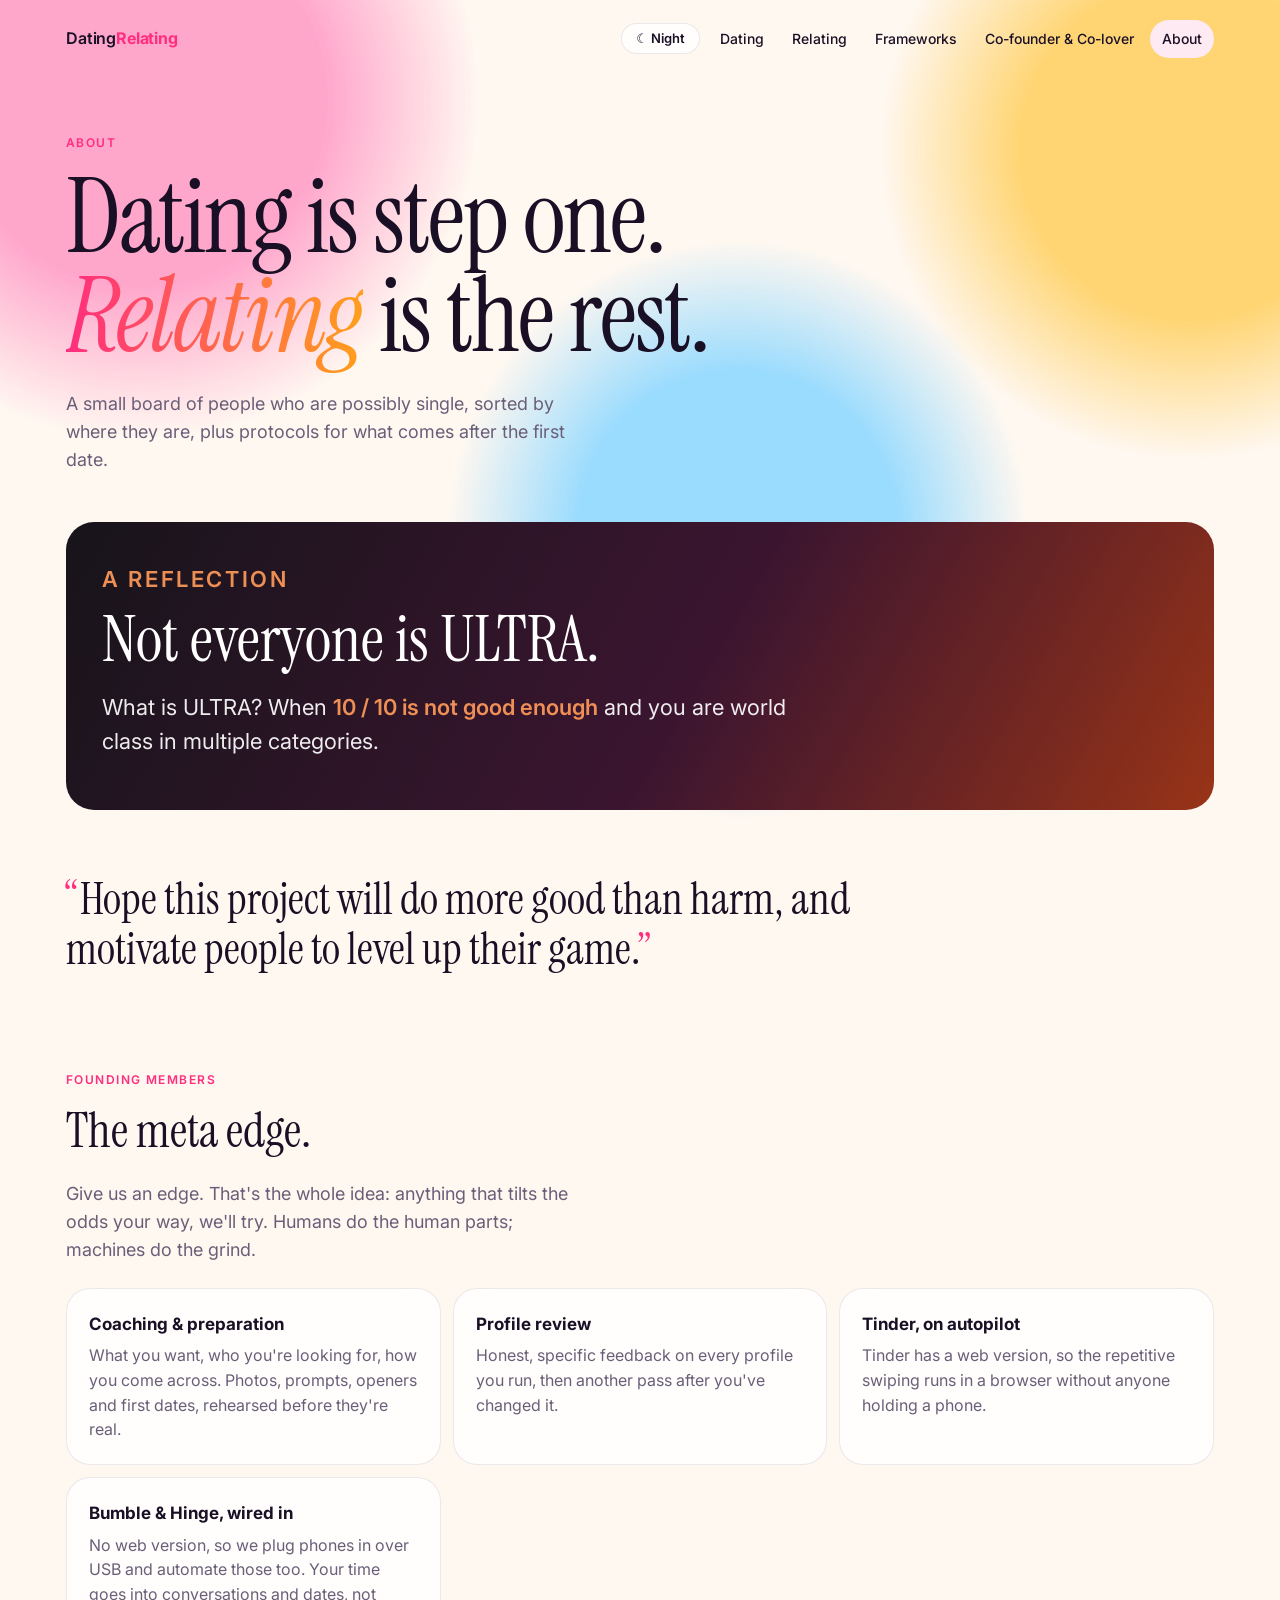
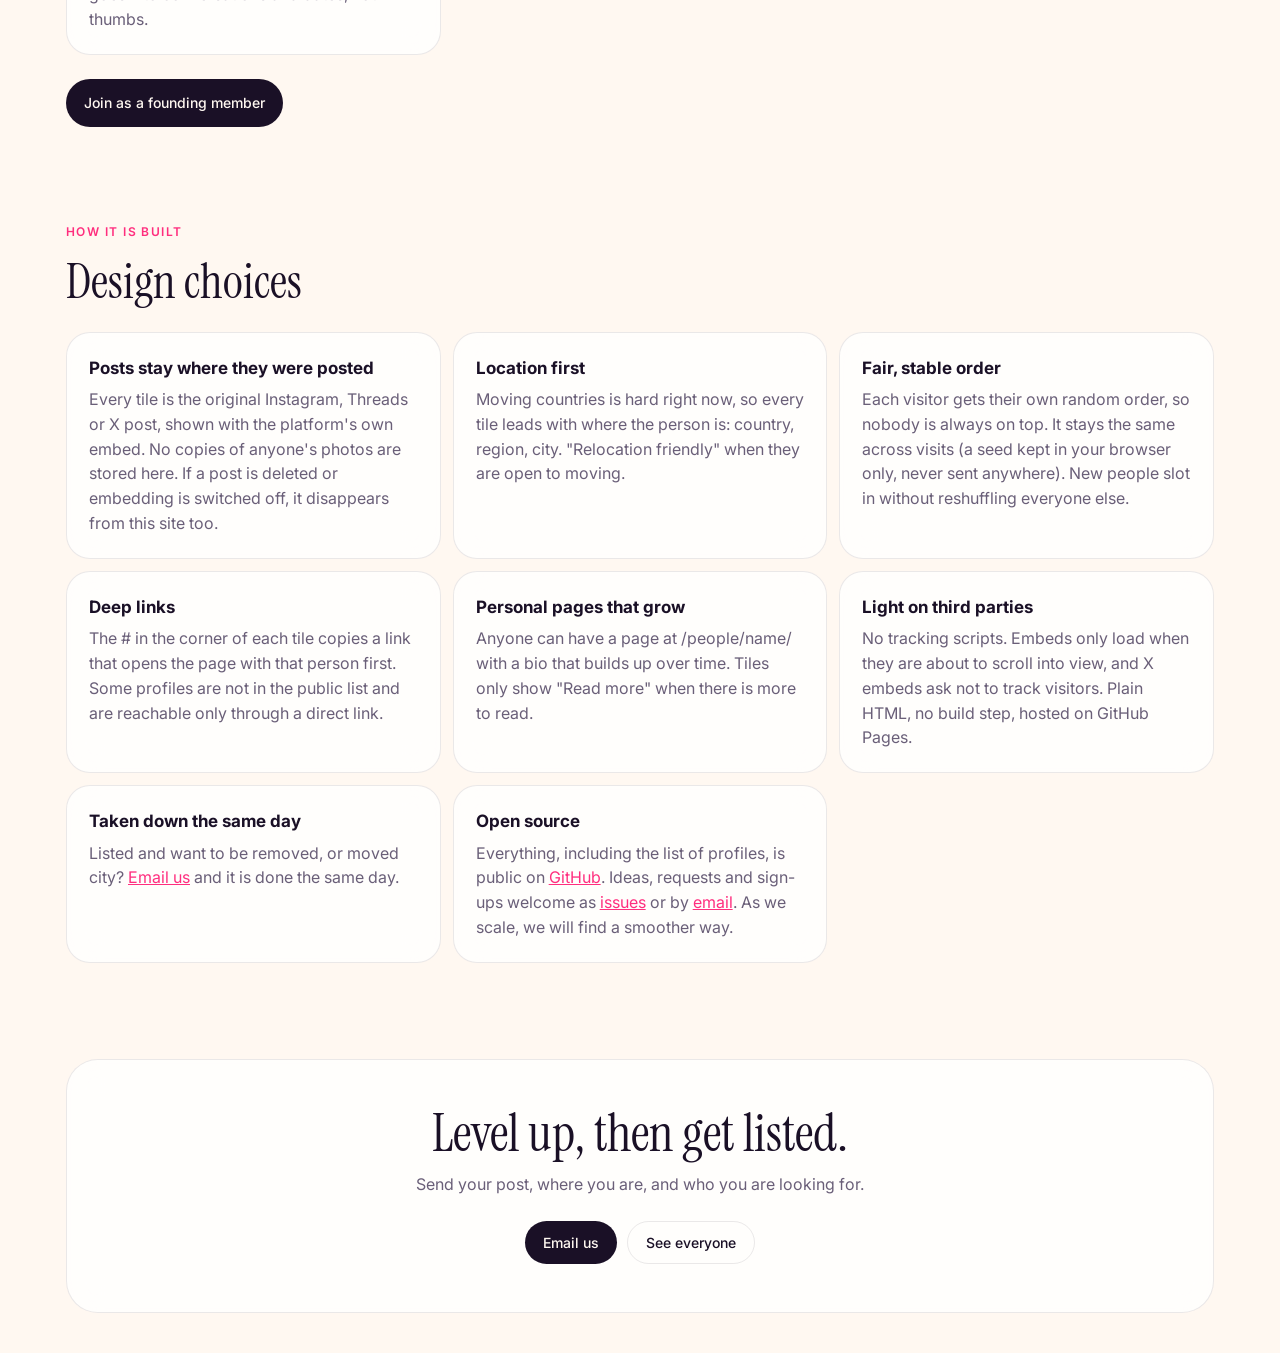
<file: about/index.html>
<!DOCTYPE html>
<html lang="en">
<head>
  <meta charset="UTF-8">
  <meta name="viewport" content="width=device-width, initial-scale=1">
  <title>About · DatingRelating.com</title>
  <meta name="description" content="Why DatingRelating.com exists, how it is built, and what ULTRA means.">
  <link rel="preconnect" href="https://fonts.googleapis.com">
  <link rel="preconnect" href="https://fonts.gstatic.com" crossorigin>
  <link href="https://fonts.googleapis.com/css2?family=Instrument+Serif:ital@0;1&family=Inter:wght@400;500;600&display=swap" rel="stylesheet">
  <link rel="stylesheet" href="/style.css">
  <script src="/theme.js"></script>
  <style>
    .ultra {
      margin: 8px 0 0; padding: 40px 36px; border-radius: 28px; color: #fff;
      background: linear-gradient(120deg, #17141a 0%, #3b1530 55%, #c2410c 120%);
    }
    .ultra .eyebrow { color: #ff9a5a; }
    .ultra h2 { font-family: "Instrument Serif", Georgia, serif; font-weight: 400; font-size: clamp(36px, 6vw, 64px); line-height: 1; margin: 0 0 18px; }
    .ultra p { font-size: clamp(18px, 2.2vw, 22px); max-width: 720px; margin: 0 0 12px; opacity: .92; }
    .ultra strong { color: #ff9a5a; font-weight: 600; }

    .hope {
      margin: 64px 0 0; max-width: 860px;
      font-family: "Instrument Serif", Georgia, serif; font-size: clamp(28px, 4vw, 44px); line-height: 1.15;
    }
    .hope::before { content: "“"; color: var(--accent); }
    .hope::after { content: "”"; color: var(--accent); }

    .choices { display: grid; gap: 12px; grid-template-columns: repeat(auto-fit, minmax(300px, 1fr)); margin-top: 24px; }
    .choice { padding: 22px; }
    .choice h3 { margin: 0 0 6px; font-size: 17px; }
    .choice p { margin: 0; color: var(--muted); }
    .choice a { color: var(--accent); }
    section.block { margin-top: 96px; }
  </style>
</head>
<body>
  <div class="blobs" aria-hidden="true"><span></span><span></span><span></span></div>

  <div class="wrap">
    <nav>
      <a class="logo" href="/">Dating<b>Relating</b></a>
      <div class="navlinks">
        <a href="/">Dating</a>
        <a href="/relating/">Relating</a>
        <a href="/frameworks/">Frameworks</a>
        <a href="/co-founder-co-lover/">Co-founder &amp; Co-lover</a>
        <a href="/about/" aria-current="page">About</a>
      </div>
    </nav>

    <header>
      <p class="eyebrow">About</p>
      <h1>Dating is step one. <em>Relating</em> is the rest.</h1>
      <p class="lede">
        A small board of people who are possibly single, sorted by where they are,
        plus protocols for what comes after the first date.
      </p>
    </header>

    <section class="ultra">
      <p class="eyebrow">A reflection</p>
      <h2>Not everyone is ULTRA.</h2>
      <p>What is ULTRA? When <strong>10 / 10 is not good enough</strong> and you are world class in multiple categories.</p>
    </section>

    <p class="hope">Hope this project will do more good than harm, and motivate people to level up their game.</p>

    <section class="block" id="meta-edge">
      <p class="eyebrow">Founding members</p>
      <h2 class="section-title">The meta edge.</h2>
      <p class="lede">Give us an edge. That's the whole idea: anything that tilts the odds your way, we'll try. Humans do the human parts; machines do the grind.</p>
      <div class="choices">
        <div class="panel choice">
          <h3>Coaching &amp; preparation</h3>
          <p>What you want, who you're looking for, how you come across. Photos, prompts, openers and first dates, rehearsed before they're real.</p>
        </div>
        <div class="panel choice">
          <h3>Profile review</h3>
          <p>Honest, specific feedback on every profile you run, then another pass after you've changed it.</p>
        </div>
        <div class="panel choice">
          <h3>Tinder, on autopilot</h3>
          <p>Tinder has a web version, so the repetitive swiping runs in a browser without anyone holding a phone.</p>
        </div>
        <div class="panel choice">
          <h3>Bumble &amp; Hinge, wired in</h3>
          <p>No web version, so we plug phones in over USB and automate those too. Your time goes into conversations and dates, not thumbs.</p>
        </div>
      </div>
      <div class="connection-actions"><a class="btn" href="mailto:datingrelatingdotcom@gmail.com?subject=Founding%20member">Join as a founding member</a></div>
    </section>

    <section class="block">
      <p class="eyebrow">How it is built</p>
      <h2 class="section-title">Design choices</h2>
      <div class="choices">
        <div class="panel choice">
          <h3>Posts stay where they were posted</h3>
          <p>Every tile is the original Instagram, Threads or X post, shown with the platform's own embed. No copies of anyone's photos are stored here. If a post is deleted or embedding is switched off, it disappears from this site too.</p>
        </div>
        <div class="panel choice">
          <h3>Location first</h3>
          <p>Moving countries is hard right now, so every tile leads with where the person is: country, region, city. "Relocation friendly" when they are open to moving.</p>
        </div>
        <div class="panel choice">
          <h3>Fair, stable order</h3>
          <p>Each visitor gets their own random order, so nobody is always on top. It stays the same across visits (a seed kept in your browser only, never sent anywhere). New people slot in without reshuffling everyone else.</p>
        </div>
        <div class="panel choice">
          <h3>Deep links</h3>
          <p>The # in the corner of each tile copies a link that opens the page with that person first. Some profiles are not in the public list and are reachable only through a direct link.</p>
        </div>
        <div class="panel choice">
          <h3>Personal pages that grow</h3>
          <p>Anyone can have a page at /people/name/ with a bio that builds up over time. Tiles only show "Read more" when there is more to read.</p>
        </div>
        <div class="panel choice">
          <h3>Light on third parties</h3>
          <p>No tracking scripts. Embeds only load when they are about to scroll into view, and X embeds ask not to track visitors. Plain HTML, no build step, hosted on GitHub Pages.</p>
        </div>
        <div class="panel choice">
          <h3>Taken down the same day</h3>
          <p>Listed and want to be removed, or moved city? <a href="mailto:datingrelatingdotcom@gmail.com">Email us</a> and it is done the same day.</p>
        </div>
        <div class="panel choice">
          <h3>Open source</h3>
          <p>Everything, including the list of profiles, is public on <a href="https://github.com/PlanetaryCouncil/DatingRelating.com" target="_blank" rel="noopener">GitHub</a>. Ideas, requests and sign-ups welcome as <a href="https://github.com/PlanetaryCouncil/DatingRelating.com/issues" target="_blank" rel="noopener">issues</a> or by <a href="mailto:datingrelatingdotcom@gmail.com">email</a>. As we scale, we will find a smoother way.</p>
        </div>
      </div>
    </section>

    <section class="join">
      <h2>Level up, then get listed.</h2>
      <p>Send your post, where you are, and who you are looking for.</p>
      <div class="row">
        <a class="btn" href="mailto:datingrelatingdotcom@gmail.com">Email us</a>
        <a class="btn ghost" href="/">See everyone</a>
      </div>
    </section>
  </div>
</body>
</html>
</file>
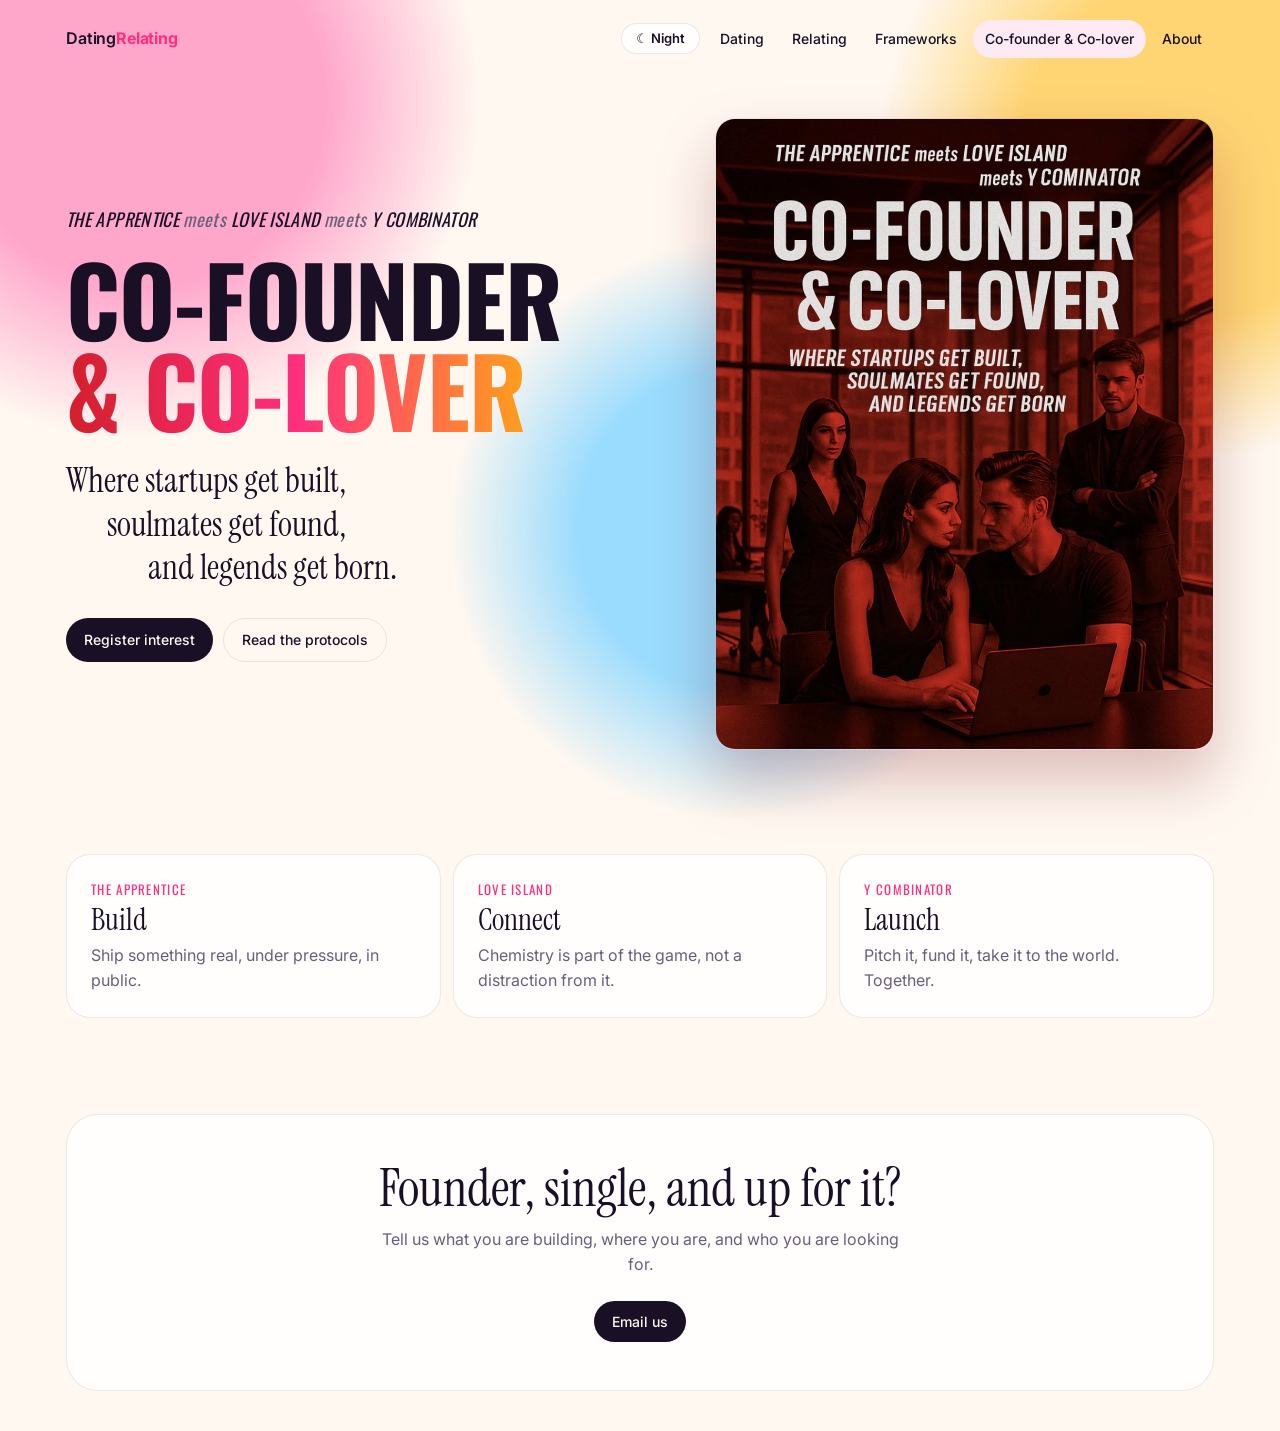
<file: co-founder-co-lover/index.html>
<!DOCTYPE html>
<html lang="en">
<head>
  <meta charset="UTF-8">
  <meta name="viewport" content="width=device-width, initial-scale=1">
  <title>Co-founder &amp; Co-lover · DatingRelating.com</title>
  <meta name="description" content="The Apprentice meets Love Island meets Y Combinator. Where startups get built, soulmates get found, and legends get born.">
  <link rel="preconnect" href="https://fonts.googleapis.com">
  <link rel="preconnect" href="https://fonts.gstatic.com" crossorigin>
  <link href="https://fonts.googleapis.com/css2?family=Instrument+Serif:ital@0;1&family=Inter:wght@400;500;600&family=Oswald:wght@600;700&display=swap" rel="stylesheet">
  <link rel="stylesheet" href="/style.css">
  <script src="/theme.js"></script>
  <style>
    .hero {
      display: grid; grid-template-columns: 1.1fr .9fr; gap: 40px; align-items: center;
      padding: 40px 0 24px;
    }
    @media (max-width: 860px) { .hero { grid-template-columns: 1fr; } }
    .mashup { font-family: Oswald, Inter, sans-serif; font-style: italic; text-transform: uppercase; letter-spacing: .02em; font-size: 18px; margin: 0 0 18px; }
    .mashup span { color: var(--muted); font-weight: 400; text-transform: lowercase; }
    .big {
      font-family: Oswald, Inter, sans-serif; font-weight: 700; text-transform: uppercase;
      font-size: clamp(44px, 7.5vw, 100px); line-height: .95; letter-spacing: -0.01em; margin: 0;
    }
    .big em {
      font-style: normal;
      background: linear-gradient(90deg, #d31f2c, var(--accent), var(--accent-2));
      -webkit-background-clip: text; background-clip: text; color: transparent;
    }
    .tagline { list-style: none; padding: 0; margin: 28px 0 32px; display: grid; gap: 6px; }
    .tagline li { font-family: "Instrument Serif", Georgia, serif; font-size: clamp(24px, 3.4vw, 34px); line-height: 1.1; }
    .tagline li:nth-child(2) { padding-left: 1.2em; }
    .tagline li:nth-child(3) { padding-left: 2.4em; }
    .poster img { box-shadow: 0 30px 60px rgba(120, 10, 20, .25); }
    .row { display: flex; gap: 10px; flex-wrap: wrap; }
    .btn.ghost { background: transparent; color: var(--text); border: 1px solid var(--line); }

    .pillars { display: grid; grid-template-columns: repeat(auto-fit, minmax(240px, 1fr)); gap: 12px; margin-top: 80px; }
    .pillars .panel { padding: 24px; }
    .pillars .k { font-family: Oswald, Inter, sans-serif; text-transform: uppercase; font-size: 13px; letter-spacing: .1em; color: var(--accent); }
    .pillars h3 { font-family: "Instrument Serif", Georgia, serif; font-weight: 400; font-size: 30px; margin: 6px 0 8px; line-height: 1; }
    .pillars p { margin: 0; color: var(--muted); }
  </style>
</head>
<body>
  <div class="blobs" aria-hidden="true"><span></span><span></span><span></span></div>

  <div class="wrap">
    <nav>
      <a class="logo" href="/">Dating<b>Relating</b></a>
      <div class="navlinks">
        <a href="/">Dating</a>
        <a href="/relating/">Relating</a>
        <a href="/frameworks/">Frameworks</a>
        <a href="/co-founder-co-lover/" aria-current="page">Co-founder &amp; Co-lover</a>
        <a href="/about/">About</a>
      </div>
    </nav>

    <section class="hero">
      <div>
        <p class="mashup">The Apprentice <span>meets</span> Love Island <span>meets</span> Y Combinator</p>
        <h1 class="big">Co&#8209;founder<br><em>&amp;&nbsp;Co&#8209;lover</em></h1>
        <ul class="tagline">
          <li>Where startups get built,</li>
          <li>soulmates get found,</li>
          <li>and legends get born.</li>
        </ul>
        <div class="row">
          <a class="btn" href="mailto:datingrelatingdotcom@gmail.com?subject=Co-founder%20%26%20Co-lover">Register interest</a>
          <a class="btn ghost" href="/relating/">Read the protocols</a>
        </div>
      </div>
      <figure class="figure poster">
        <img src="/media/co-founder-co-lover.webp" width="945" height="1200"
             alt="Co-founder & Co-lover poster: four people in a red-tinted office around a laptop">
      </figure>
    </section>

    <div class="pillars">
      <div class="panel"><div class="k">The Apprentice</div><h3>Build</h3><p>Ship something real, under pressure, in public.</p></div>
      <div class="panel"><div class="k">Love Island</div><h3>Connect</h3><p>Chemistry is part of the game, not a distraction from it.</p></div>
      <div class="panel"><div class="k">Y Combinator</div><h3>Launch</h3><p>Pitch it, fund it, take it to the world. Together.</p></div>
    </div>

    <section class="join">
      <h2>Founder, single, and up for it?</h2>
      <p>Tell us what you are building, where you are, and who you are looking for.</p>
      <div class="row" style="justify-content:center">
        <a class="btn" href="mailto:datingrelatingdotcom@gmail.com?subject=Co-founder%20%26%20Co-lover">Email us</a>
      </div>
    </section>
  </div>
</body>
</html>
</file>
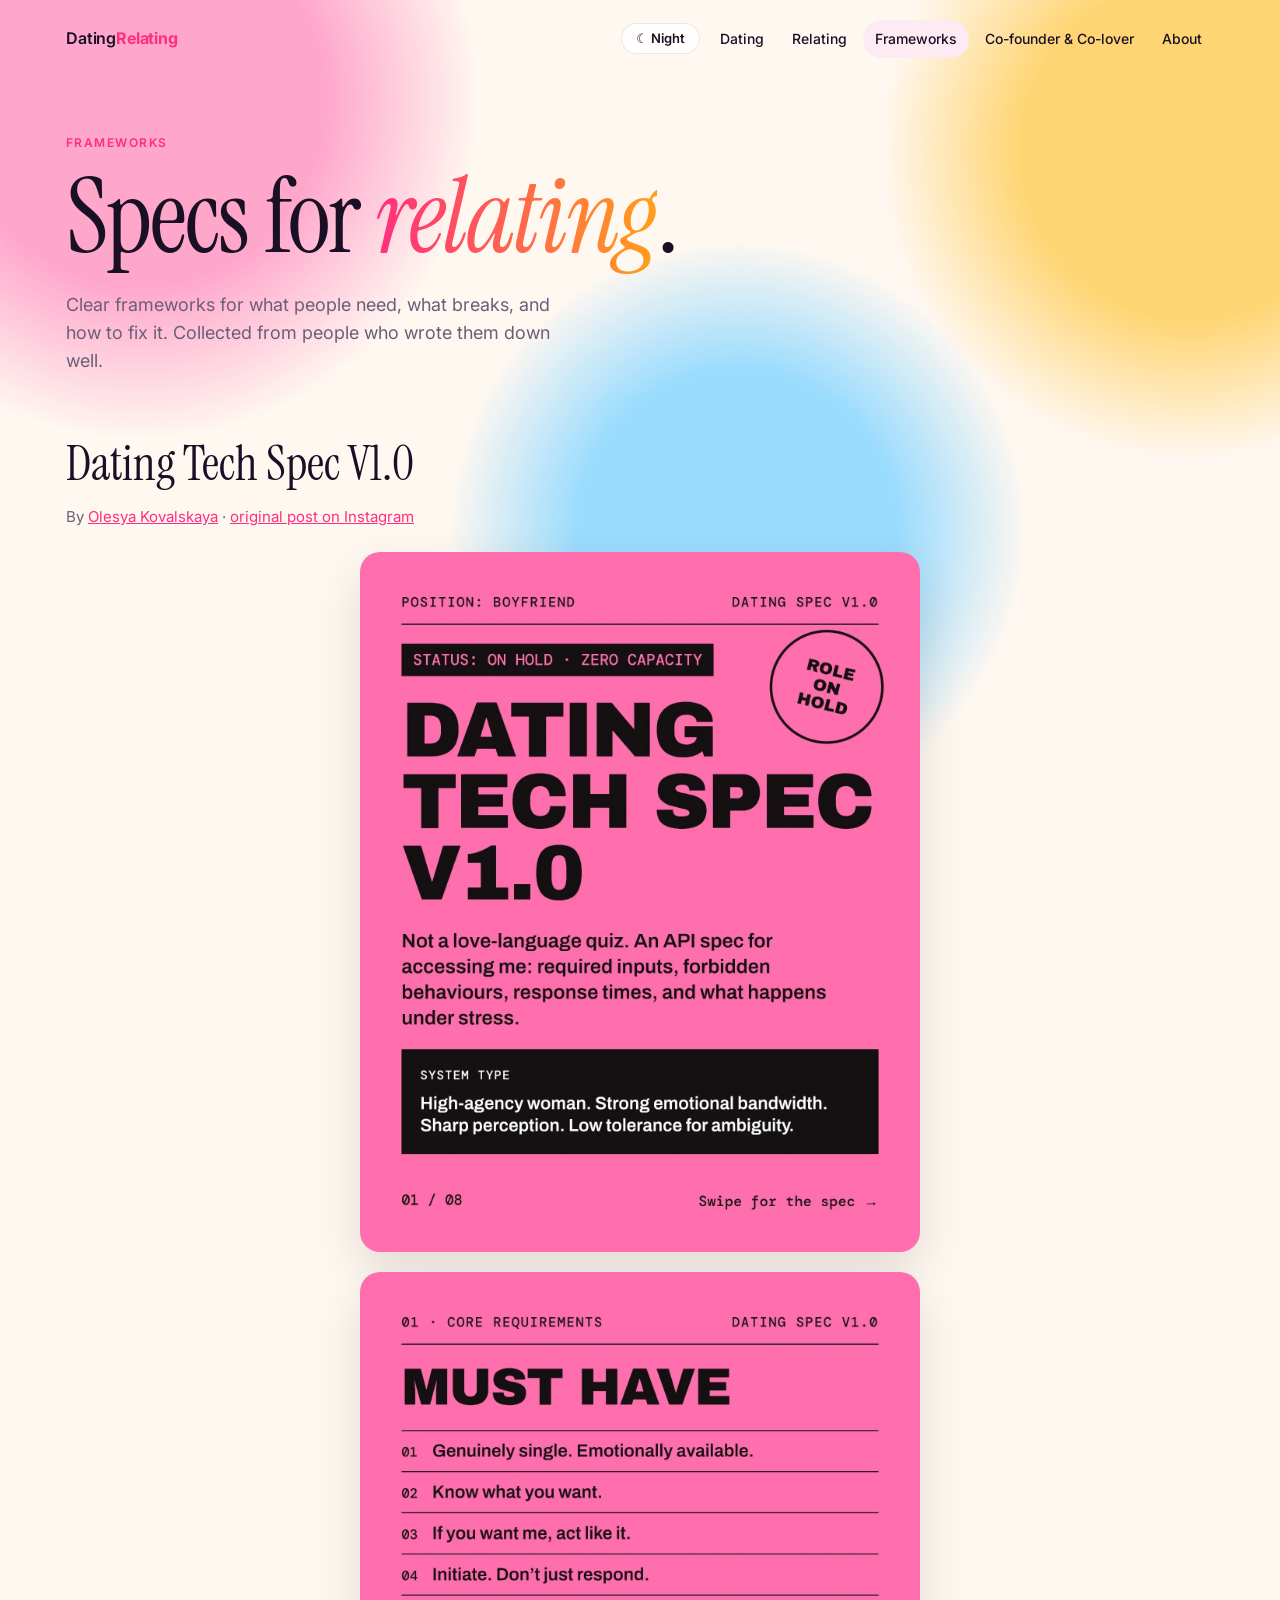
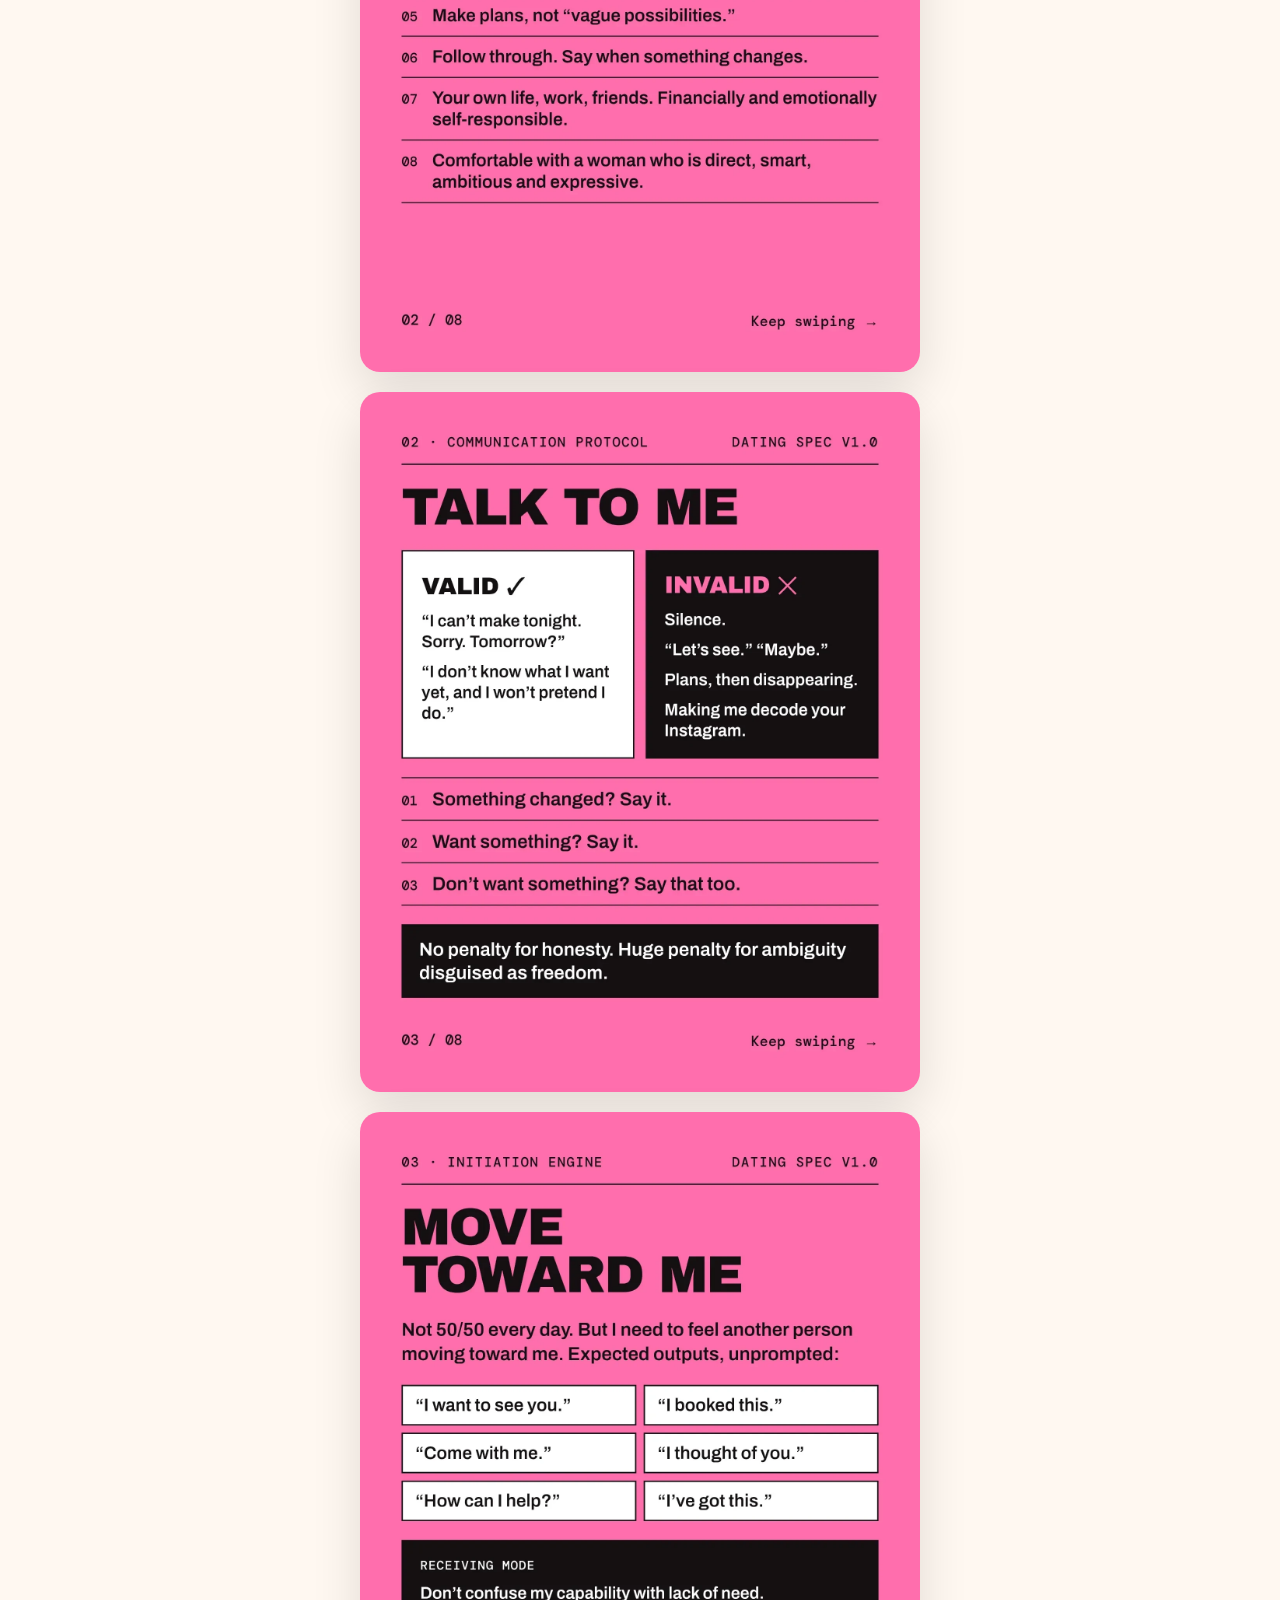
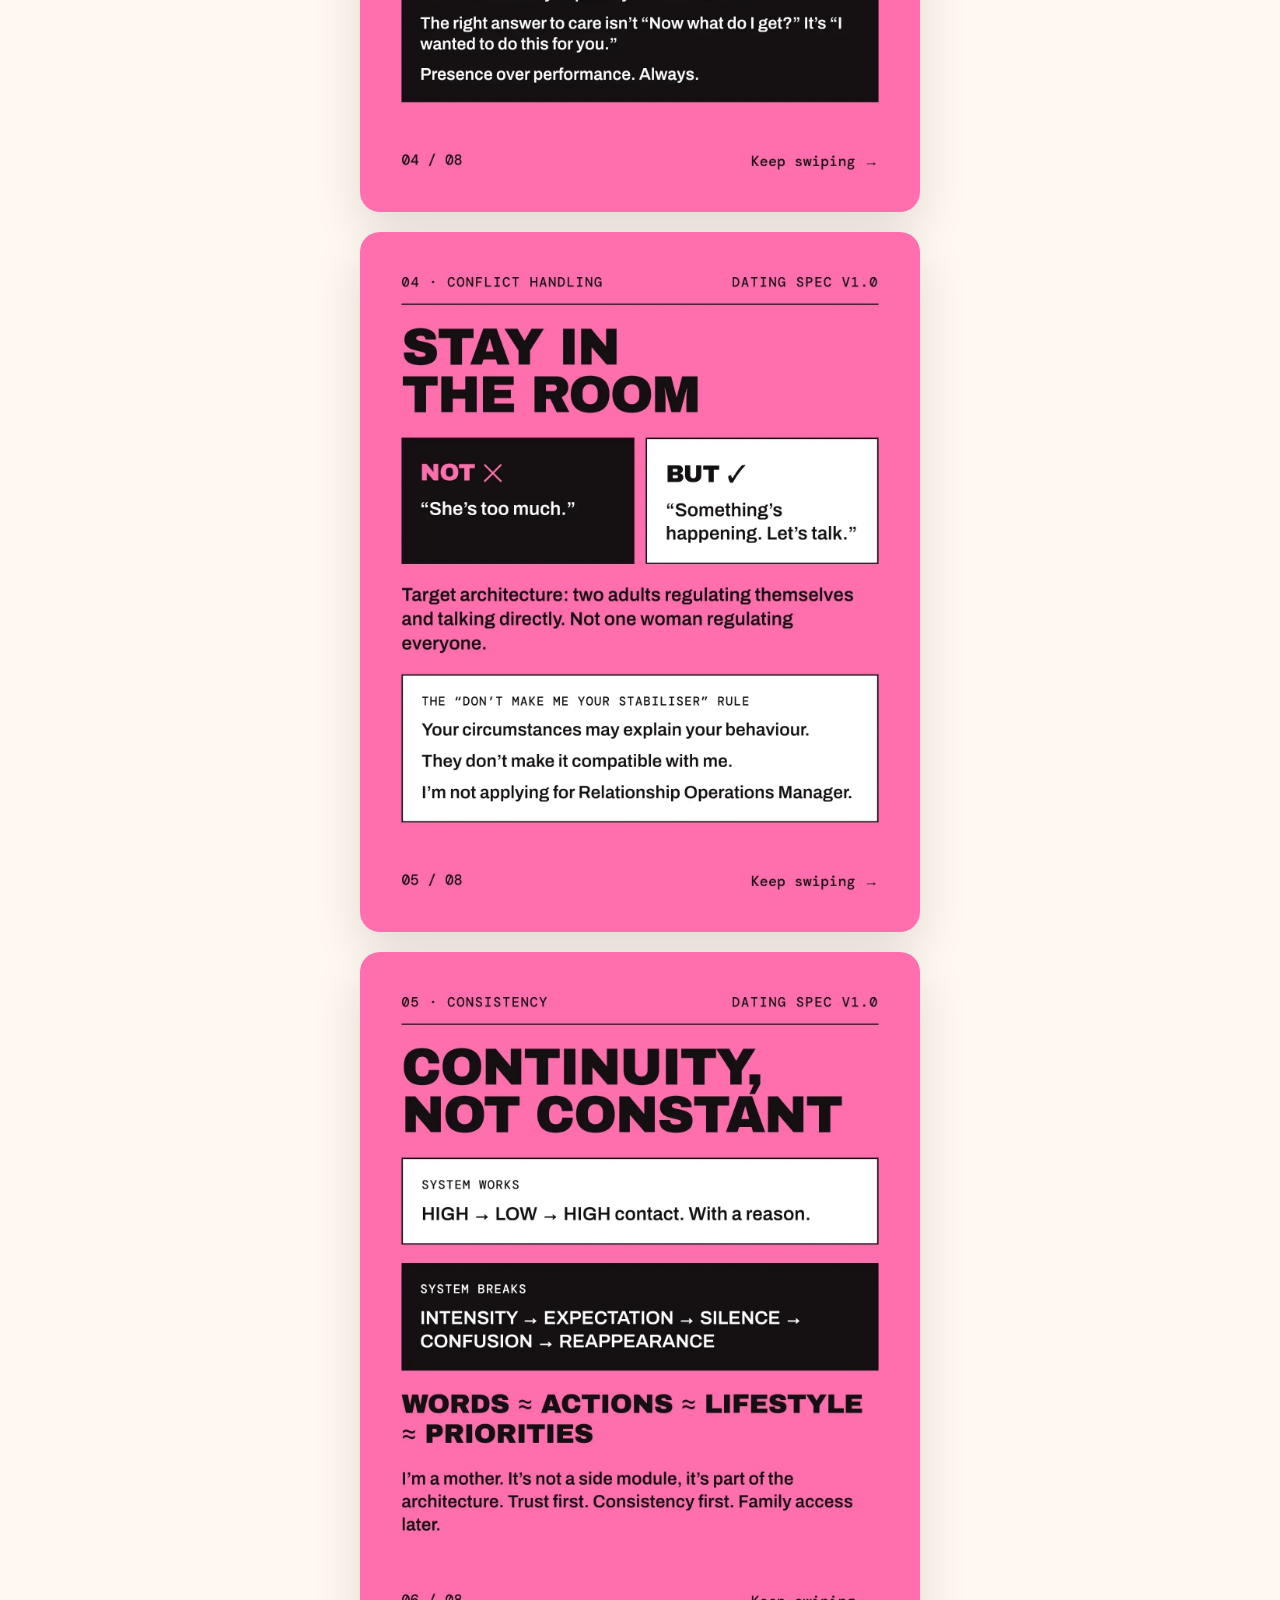
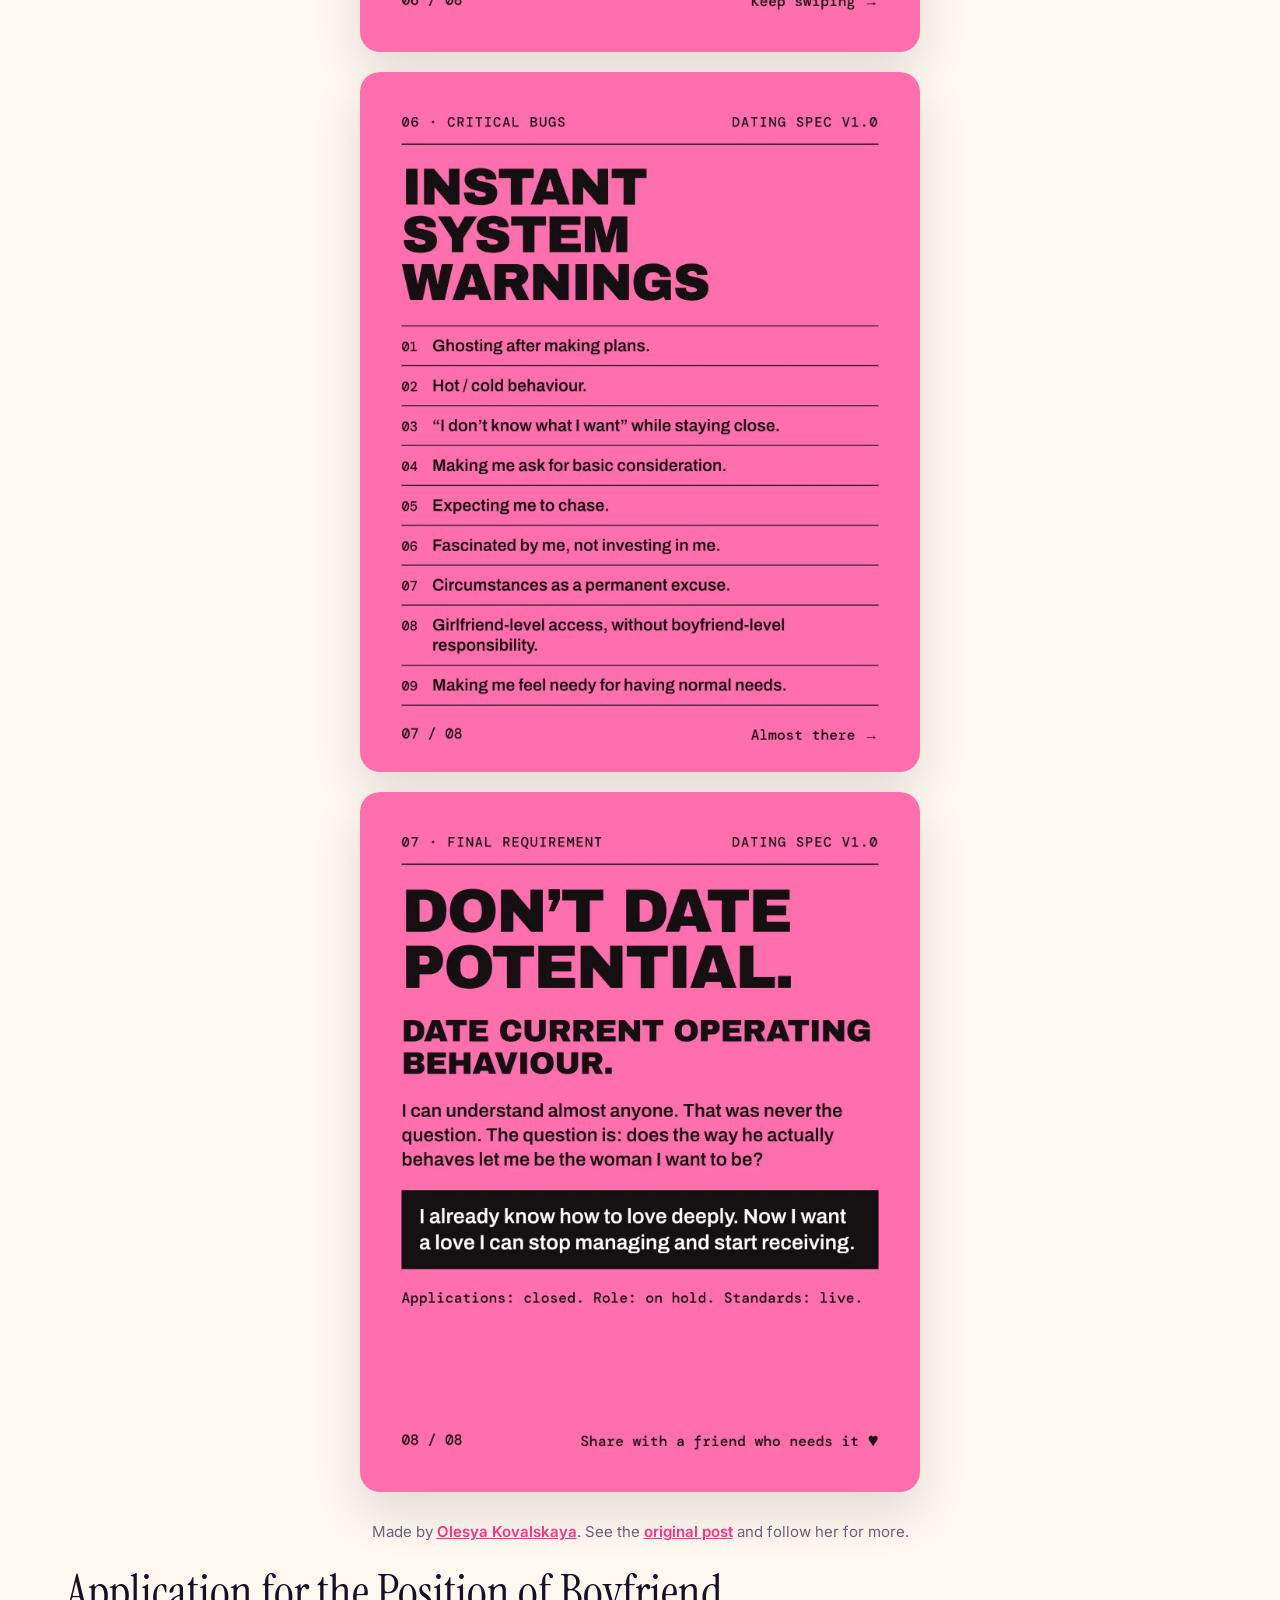
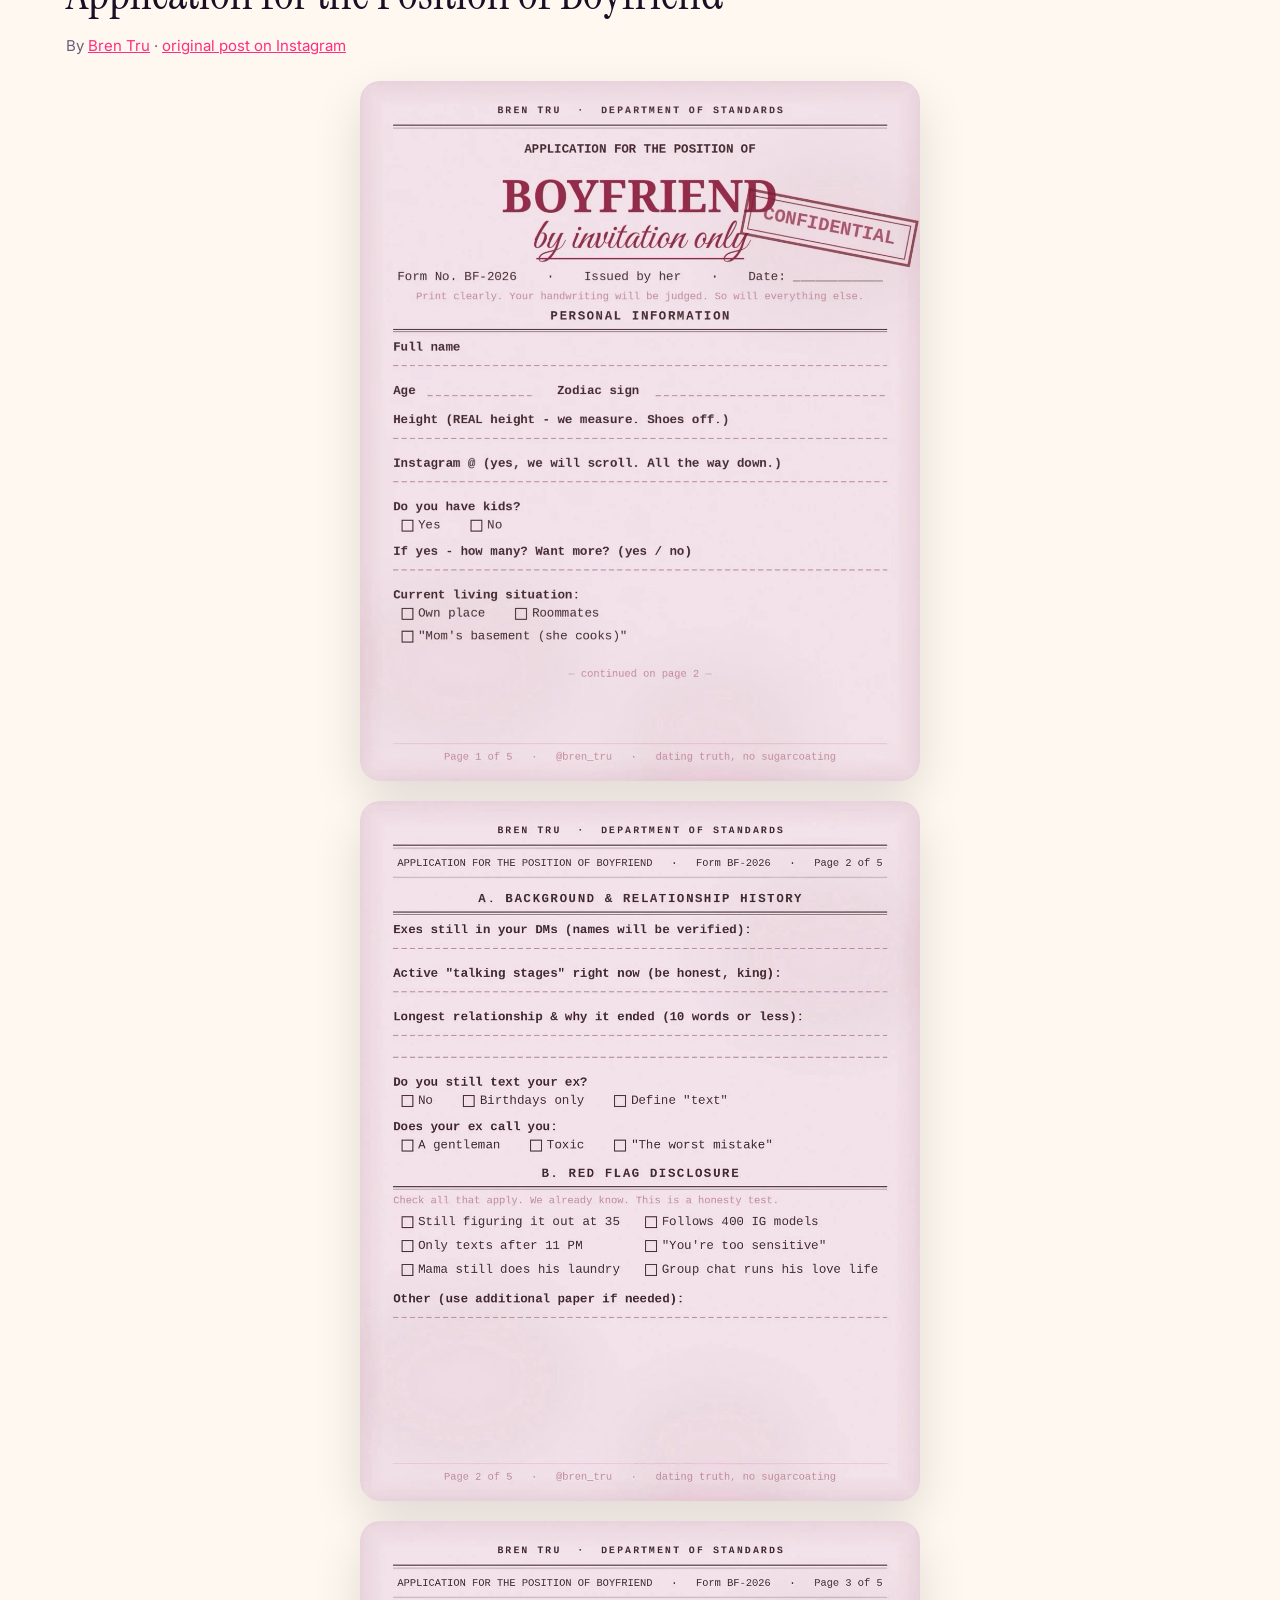
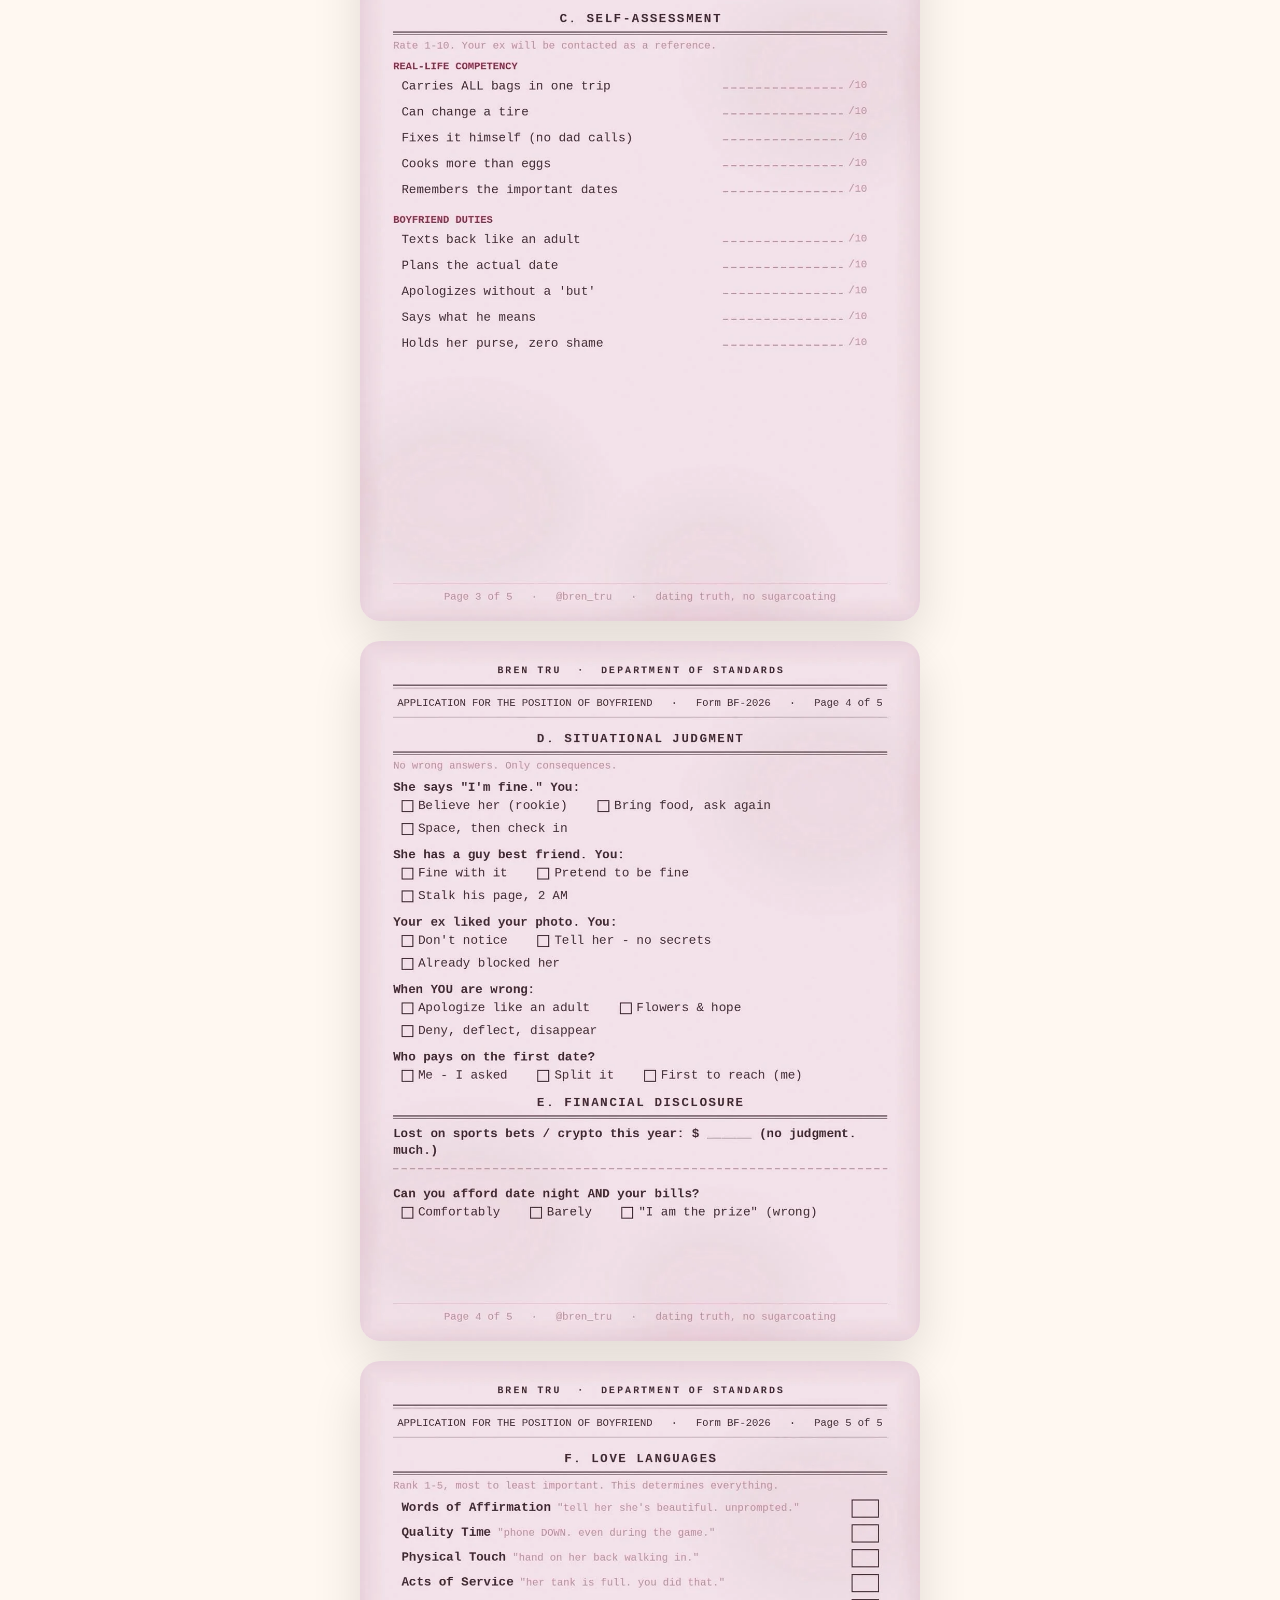
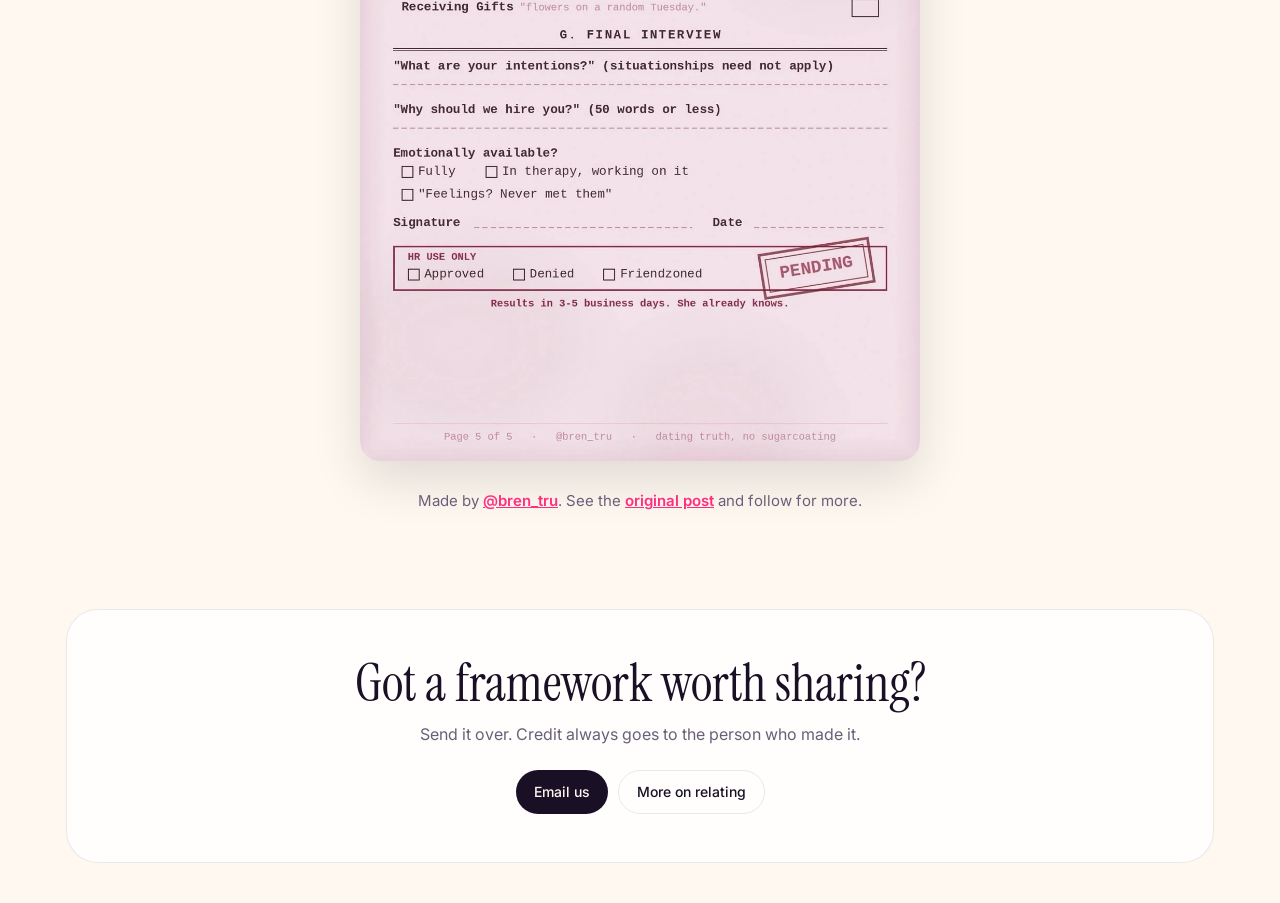
<file: frameworks/index.html>
<!DOCTYPE html>
<html lang="en">
<head>
  <meta charset="UTF-8">
  <meta name="viewport" content="width=device-width, initial-scale=1">
  <title>Frameworks · DatingRelating.com</title>
  <meta name="description" content="Frameworks for dating and relating. Dating Tech Spec V1.0 by Olesya Kovalskaya: core requirements, communication protocol, conflict handling and critical bugs. Application for the Position of Boyfriend by Bren Tru.">
  <link rel="preconnect" href="https://fonts.googleapis.com">
  <link rel="preconnect" href="https://fonts.gstatic.com" crossorigin>
  <link href="https://fonts.googleapis.com/css2?family=Instrument+Serif:ital@0;1&family=Inter:wght@400;500;600&display=swap" rel="stylesheet">
  <link rel="stylesheet" href="/style.css">
  <script src="/theme.js"></script>
  <style>
    .framework { margin-top: 24px; }
    .fw-head { display: flex; flex-wrap: wrap; align-items: end; justify-content: space-between; gap: 16px; margin-bottom: 24px; }
    .credit { color: var(--muted); font-size: 15px; margin: 6px 0 0; }
    .credit a { color: var(--accent); }
    .slides { list-style: none; margin: 0 auto; padding: 0; display: grid; gap: 20px; max-width: 560px; }
    .slides img {
      display: block; width: 100%; height: auto; border-radius: 20px;
      box-shadow: 0 20px 50px rgba(0,0,0,.12);
    }
    .source { text-align: center; margin: 28px 0 0; color: var(--muted); font-size: 15px; }
    .source a { color: var(--accent); font-weight: 600; }
  </style>
</head>
<body>
  <div class="blobs" aria-hidden="true"><span></span><span></span><span></span></div>

  <div class="wrap">
    <nav>
      <a class="logo" href="/">Dating<b>Relating</b></a>
      <div class="navlinks">
        <a href="/">Dating</a>
        <a href="/relating/">Relating</a>
        <a href="/frameworks/" aria-current="page">Frameworks</a>
        <a href="/co-founder-co-lover/">Co-founder &amp; Co-lover</a>
        <a href="/about/">About</a>
      </div>
    </nav>

    <header>
      <p class="eyebrow">Frameworks</p>
      <h1>Specs for <em>relating</em>.</h1>
      <p class="lede">Clear frameworks for what people need, what breaks, and how to fix it. Collected from people who wrote them down well.</p>
    </header>

    <section class="framework" id="dating-tech-spec">
      <div class="fw-head">
        <div>
          <h2 class="section-title">Dating Tech Spec V1.0</h2>
          <p class="credit">
            By <a href="https://linktr.ee/digitalpeoplenetwork" target="_blank" rel="noopener">Olesya Kovalskaya</a> ·
            <a href="https://www.instagram.com/p/Dd_OKuuCL0x/" target="_blank" rel="noopener">original post on Instagram</a>
          </p>
        </div>
      </div>

      <ol class="slides">
        <li><img src="/media/frameworks/dating-tech-spec/01.webp" width="1440" height="1800" alt="Dating Tech Spec V1.0. Position: boyfriend. Status: on hold, zero capacity. Not a love-language quiz, an API spec for accessing me."></li>
        <li><img src="/media/frameworks/dating-tech-spec/02.webp" width="1440" height="1800" loading="lazy" alt="01 Core requirements: Must have. Eight requirements, from genuinely single and emotionally available to comfortable with a direct, ambitious woman."></li>
        <li><img src="/media/frameworks/dating-tech-spec/03.webp" width="1440" height="1800" loading="lazy" alt="02 Communication protocol: Talk to me. Valid versus invalid responses. No penalty for honesty, huge penalty for ambiguity."></li>
        <li><img src="/media/frameworks/dating-tech-spec/04.webp" width="1440" height="1800" loading="lazy" alt="03 Initiation engine: Move toward me. Expected outputs, unprompted, and receiving mode."></li>
        <li><img src="/media/frameworks/dating-tech-spec/05.webp" width="1440" height="1800" loading="lazy" alt="04 Conflict handling: Stay in the room. Two adults regulating themselves and talking directly."></li>
        <li><img src="/media/frameworks/dating-tech-spec/06.webp" width="1440" height="1800" loading="lazy" alt="05 Consistency: Continuity, not constant. Words, actions, lifestyle and priorities aligned."></li>
        <li><img src="/media/frameworks/dating-tech-spec/07.webp" width="1440" height="1800" loading="lazy" alt="06 Critical bugs: Instant system warnings. Nine red flags, from ghosting after making plans to circumstances as a permanent excuse."></li>
        <li><img src="/media/frameworks/dating-tech-spec/08.webp" width="1440" height="1800" loading="lazy" alt="07 Final requirement: Don't date potential. Date current operating behaviour."></li>
      </ol>

      <p class="source">
        Made by <a href="https://linktr.ee/digitalpeoplenetwork" target="_blank" rel="noopener">Olesya Kovalskaya</a>.
        See the <a href="https://www.instagram.com/p/Dd_OKuuCL0x/" target="_blank" rel="noopener">original post</a> and follow her for more.
      </p>
    </section>

    <section class="framework" id="boyfriend-application">
      <div class="fw-head">
        <div>
          <h2 class="section-title">Application for the Position of Boyfriend</h2>
          <p class="credit">
            By <a href="https://www.instagram.com/bren_tru/" target="_blank" rel="noopener">Bren Tru</a> ·
            <a href="https://www.instagram.com/p/Demu6viGZVp/" target="_blank" rel="noopener">original post on Instagram</a>
          </p>
        </div>
      </div>

      <ol class="slides">
        <li><img src="/media/frameworks/boyfriend-application/01.webp" width="1080" height="1350" loading="lazy" alt="Application for the position of Boyfriend, by invitation only. Form BF-2026, page 1: personal information. Real height, shoes off; Instagram handle; kids; living situation."></li>
        <li><img src="/media/frameworks/boyfriend-application/02.webp" width="1080" height="1350" loading="lazy" alt="Page 2. A: background and relationship history, from exes still in your DMs to whether you still text your ex. B: red flag disclosure, an honesty test."></li>
        <li><img src="/media/frameworks/boyfriend-application/03.webp" width="1080" height="1350" loading="lazy" alt="Page 3. C: self-assessment, rated 1 to 10. Real-life competency, from changing a tire to cooking more than eggs; boyfriend duties, from texting back like an adult to apologising without a 'but'."></li>
        <li><img src="/media/frameworks/boyfriend-application/04.webp" width="1080" height="1350" loading="lazy" alt="Page 4. D: situational judgment, no wrong answers, only consequences. E: financial disclosure, including sports bets and crypto losses."></li>
        <li><img src="/media/frameworks/boyfriend-application/05.webp" width="1080" height="1350" loading="lazy" alt="Page 5. F: love languages ranked 1 to 5. G: final interview, intentions, why should we hire you, emotional availability. HR use only: approved, denied or friendzoned. Pending."></li>
      </ol>

      <p class="source">
        Made by <a href="https://www.instagram.com/bren_tru/" target="_blank" rel="noopener">@bren_tru</a>.
        See the <a href="https://www.instagram.com/p/Demu6viGZVp/" target="_blank" rel="noopener">original post</a> and follow for more.
      </p>
    </section>

    <section class="join">
      <h2>Got a framework worth sharing?</h2>
      <p>Send it over. Credit always goes to the person who made it.</p>
      <div class="row">
        <a class="btn" href="mailto:datingrelatingdotcom@gmail.com?subject=Framework">Email us</a>
        <a class="btn ghost" href="/relating/">More on relating</a>
      </div>
    </section>
  </div>
</body>
</html>
</file>
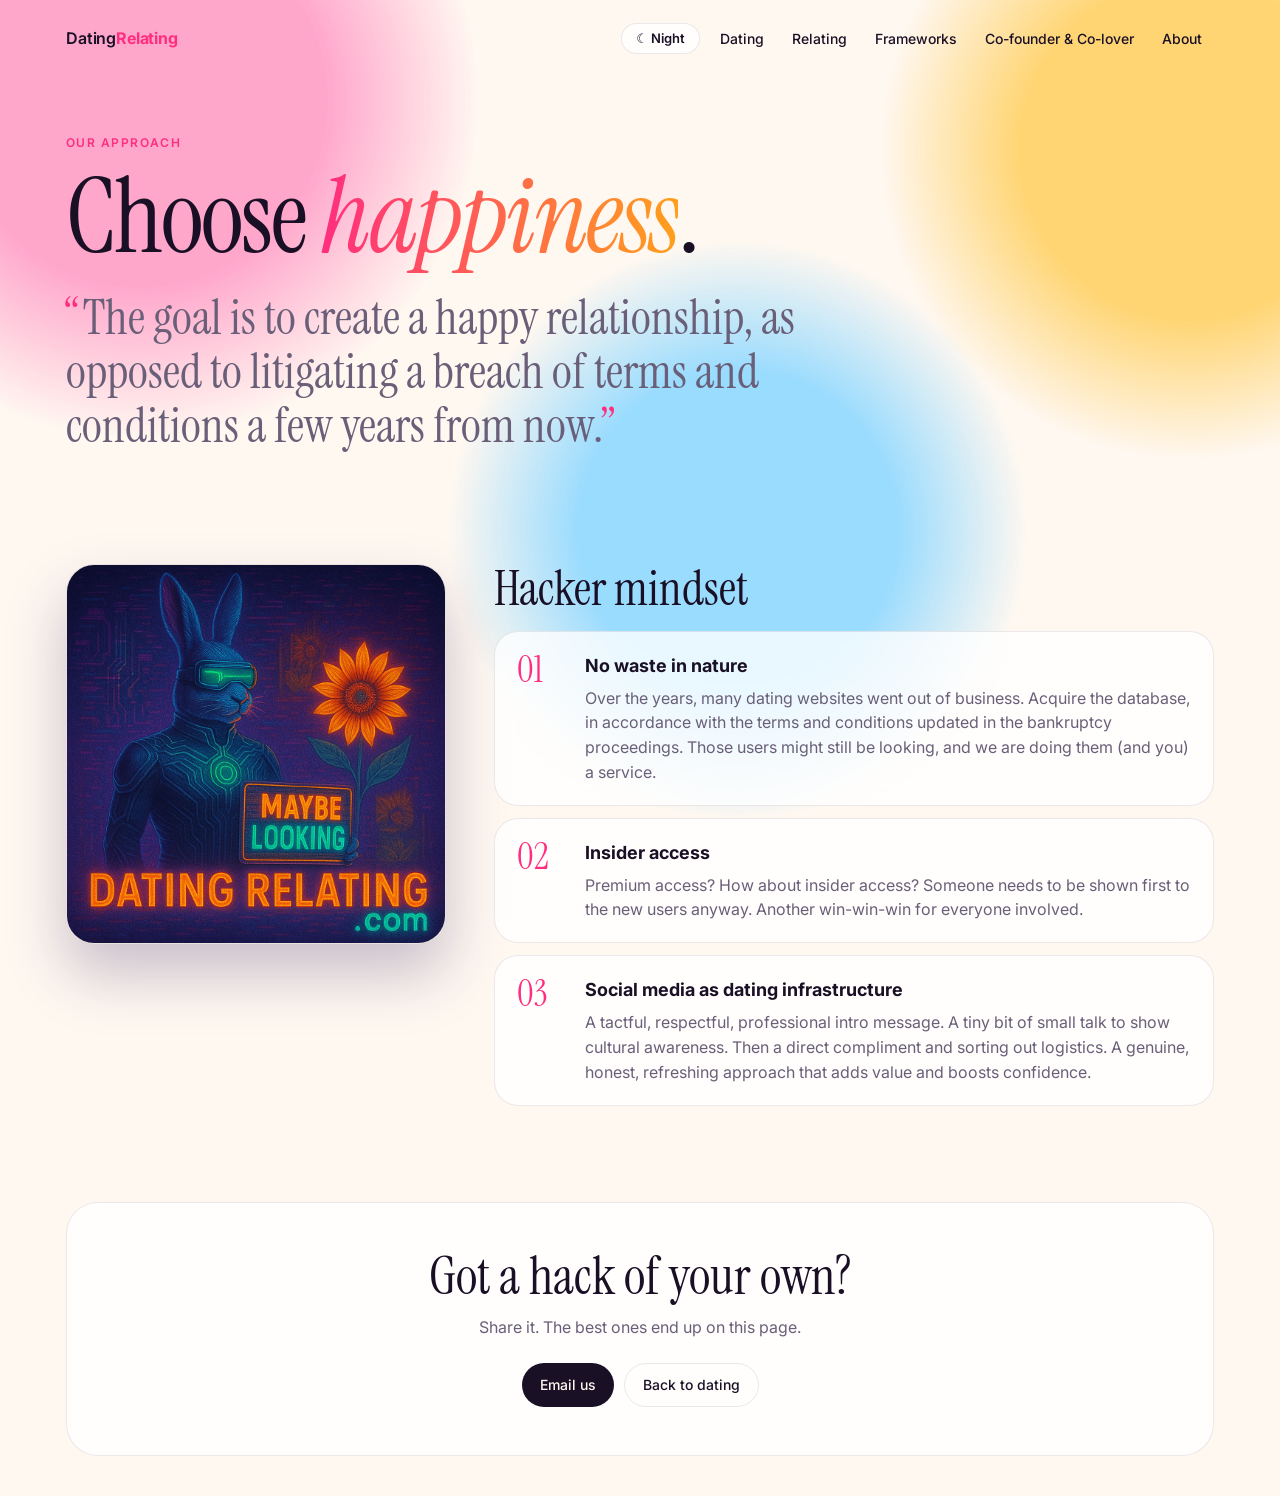
<file: hacker-mindset/index.html>
<!DOCTYPE html>
<html lang="en">
<head>
  <meta charset="UTF-8">
  <meta name="viewport" content="width=device-width, initial-scale=1">
  <title>Hacker Mindset · DatingRelating.com</title>
  <meta name="description" content="Choose happiness. The goal is to create a happy relationship, not to litigate a breach of terms and conditions a few years from now.">
  <link rel="preconnect" href="https://fonts.googleapis.com">
  <link rel="preconnect" href="https://fonts.gstatic.com" crossorigin>
  <link href="https://fonts.googleapis.com/css2?family=Instrument+Serif:ital@0;1&family=Inter:wght@400;500;600&display=swap" rel="stylesheet">
  <link rel="stylesheet" href="/style.css">
  <script src="/theme.js"></script>
  <style>
    .quote {
      margin: 0; padding: 0; max-width: 900px;
      font-family: "Instrument Serif", Georgia, serif; font-size: clamp(28px, 4.4vw, 48px); line-height: 1.12;
    }
    .quote::before { content: "“"; color: var(--accent); }
    .quote::after { content: "”"; color: var(--accent); }

    .hacker { display: grid; grid-template-columns: 380px 1fr; gap: 48px; align-items: start; margin-top: 72px; }
    @media (max-width: 860px) { .hacker { grid-template-columns: 1fr; gap: 28px; } .rabbit { max-width: 420px; } }
    .rabbit { position: sticky; top: 20px; }
    @media (max-width: 860px) { .rabbit { position: static; } }
    .rabbit img { border-radius: 28px; box-shadow: 0 30px 60px rgba(40, 20, 90, .25); }
    .hacks { list-style: none; margin: 0; padding: 0; display: grid; gap: 12px; }
    .hacks li { display: grid; grid-template-columns: 52px 1fr; gap: 16px; padding: 20px 22px; }
    .hn { font-family: "Instrument Serif", Georgia, serif; font-size: 36px; line-height: 1; color: var(--accent); }
    .hacks h3 { margin: 0 0 6px; font-size: 18px; }
    .hacks p { margin: 0; color: var(--muted); }
    .row { display: flex; gap: 10px; justify-content: center; flex-wrap: wrap; }
  </style>
</head>
<body>
  <div class="blobs" aria-hidden="true"><span></span><span></span><span></span></div>

  <div class="wrap">
    <nav>
      <a class="logo" href="/">Dating<b>Relating</b></a>
      <div class="navlinks">
        <a href="/">Dating</a>
        <a href="/relating/">Relating</a>
        <a href="/frameworks/">Frameworks</a>
        <a href="/co-founder-co-lover/">Co-founder &amp; Co-lover</a>
        <a href="/about/">About</a>
      </div>
    </nav>

    <header>
      <p class="eyebrow">Our approach</p>
      <h1>Choose <em>happiness</em>.</h1>
      <p class="lede" style="max-width: 760px">
        <span class="quote">The goal is to create a happy relationship, as opposed to litigating a breach of terms and conditions a few years from now.</span>
      </p>
    </header>

    <section class="hacker">
      <figure class="figure rabbit">
        <img src="/media/hacker-rabbit.jpg" width="1024" height="1024"
             alt="Rabbit in neon goggles holding a sunflower and a 'Maybe looking' sign">
      </figure>
      <div>
        <h2 class="section-title">Hacker mindset</h2>
        <ol class="hacks">
          <li class="panel">
            <span class="hn">01</span>
            <div>
              <h3>No waste in nature</h3>
              <p>Over the years, many dating websites went out of business. Acquire the database, in accordance with the terms and conditions updated in the bankruptcy proceedings. Those users might still be looking, and we are doing them (and you) a service.</p>
            </div>
          </li>
          <li class="panel">
            <span class="hn">02</span>
            <div>
              <h3>Insider access</h3>
              <p>Premium access? How about insider access? Someone needs to be shown first to the new users anyway. Another win-win-win for everyone involved.</p>
            </div>
          </li>
          <li class="panel">
            <span class="hn">03</span>
            <div>
              <h3>Social media as dating infrastructure</h3>
              <p>A tactful, respectful, professional intro message. A tiny bit of small talk to show cultural awareness. Then a direct compliment and sorting out logistics. A genuine, honest, refreshing approach that adds value and boosts confidence.</p>
            </div>
          </li>
        </ol>
      </div>
    </section>

    <section class="join">
      <h2>Got a hack of your own?</h2>
      <p>Share it. The best ones end up on this page.</p>
      <div class="row">
        <a class="btn" href="mailto:datingrelatingdotcom@gmail.com?subject=Hacker%20mindset">Email us</a>
        <a class="btn ghost" href="/">Back to dating</a>
      </div>
    </section>
  </div>
</body>
</html>
</file>
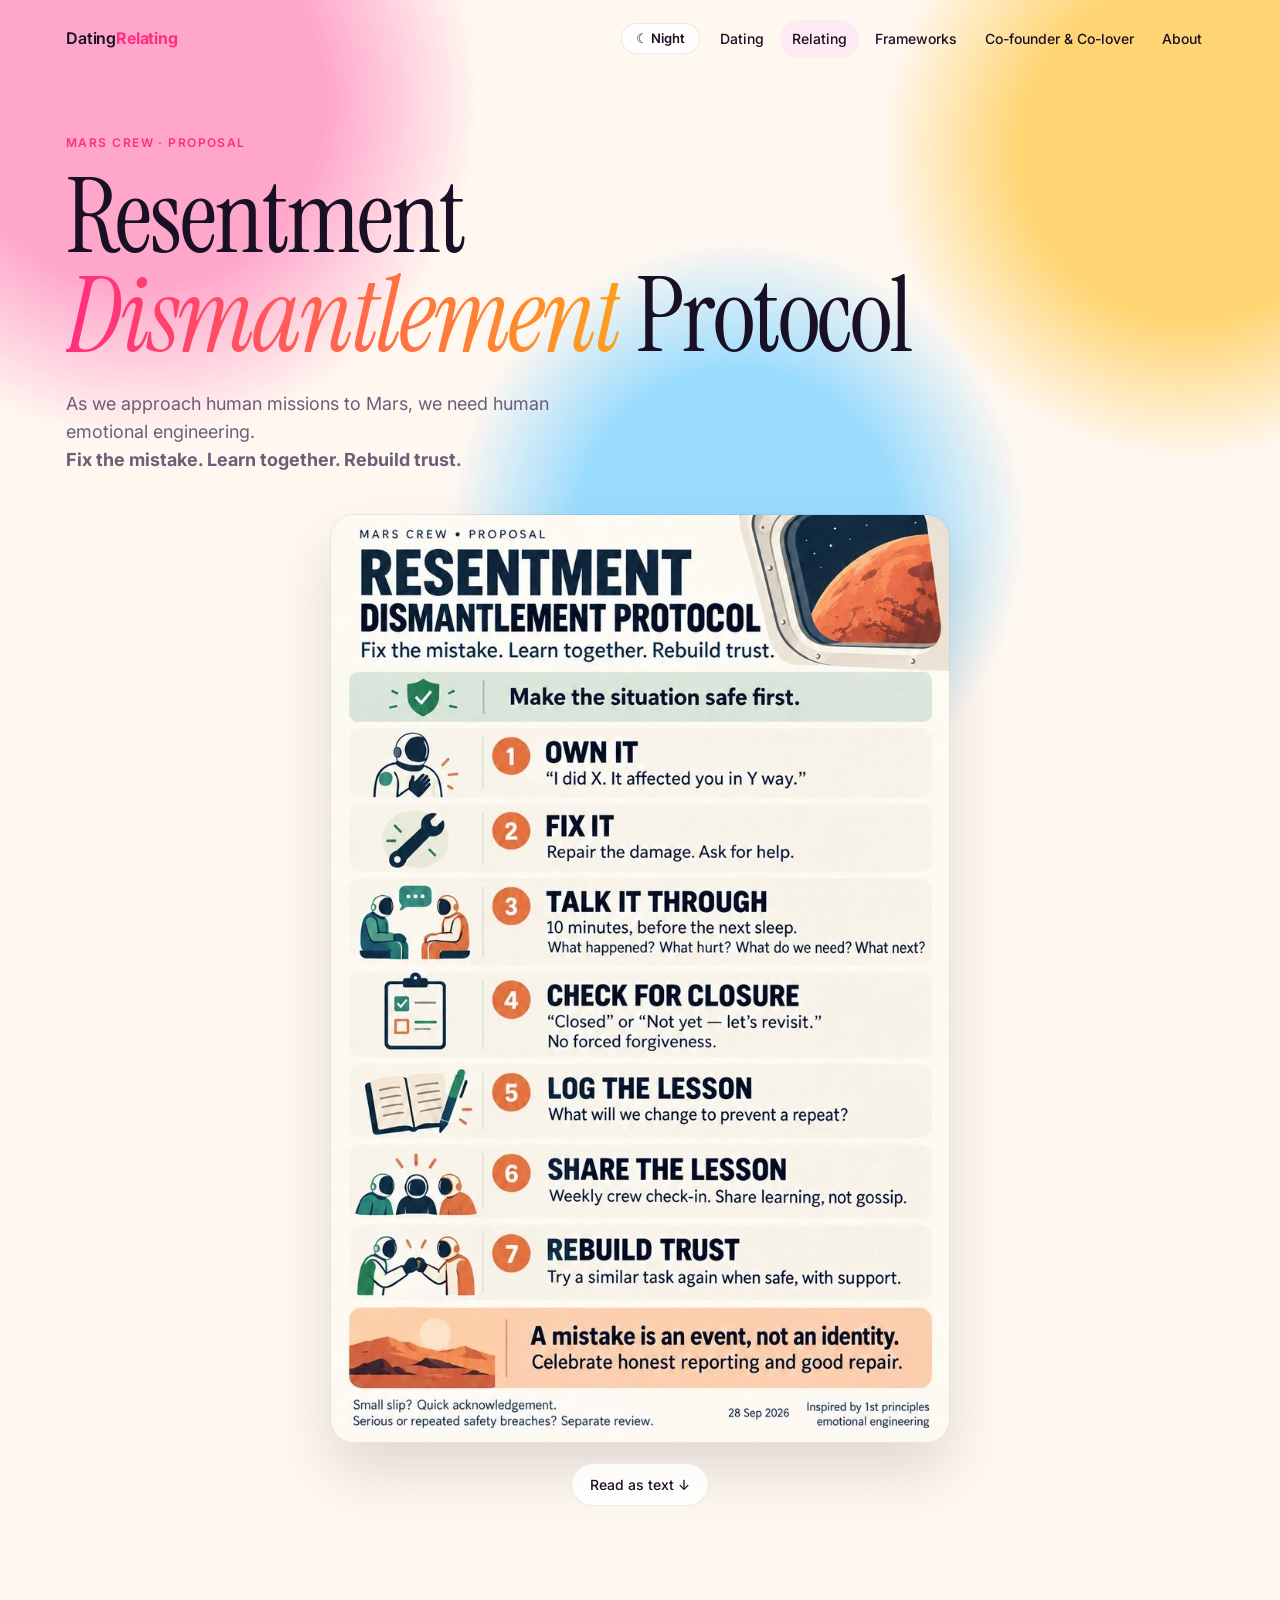
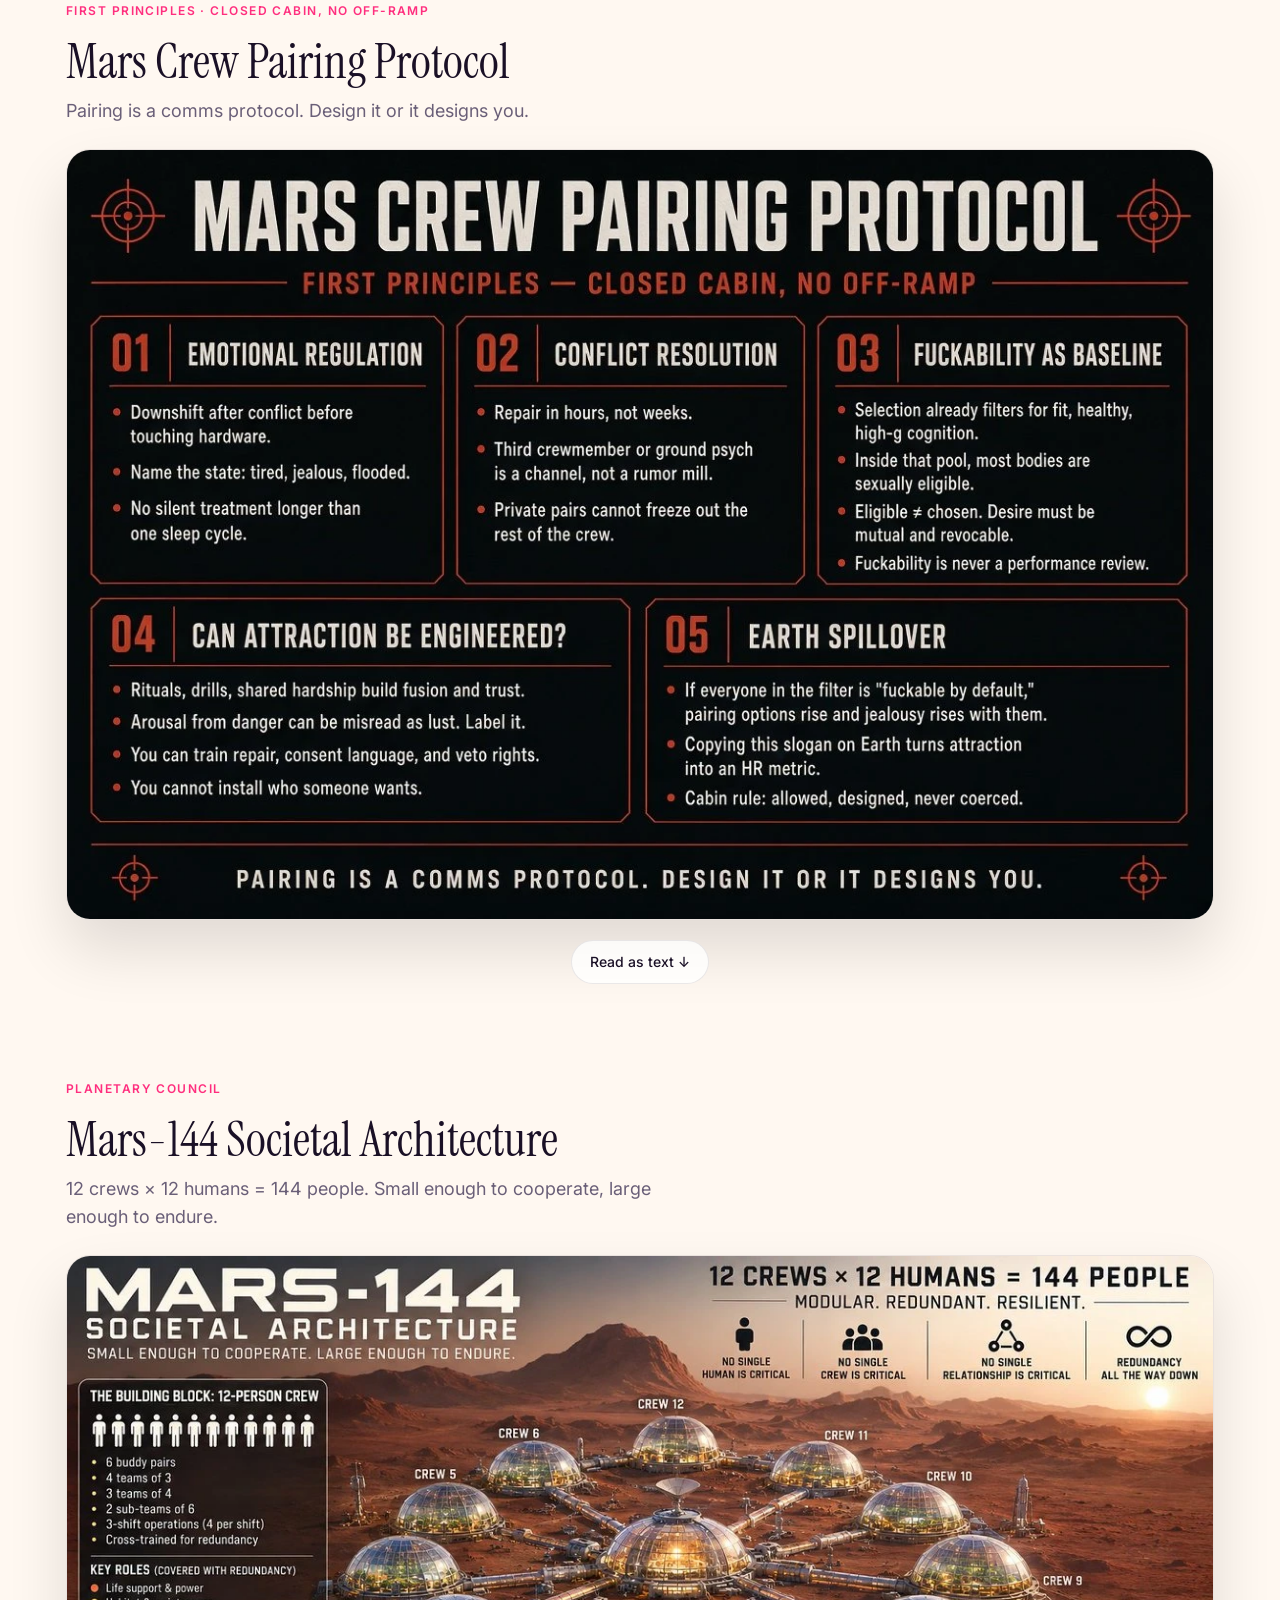
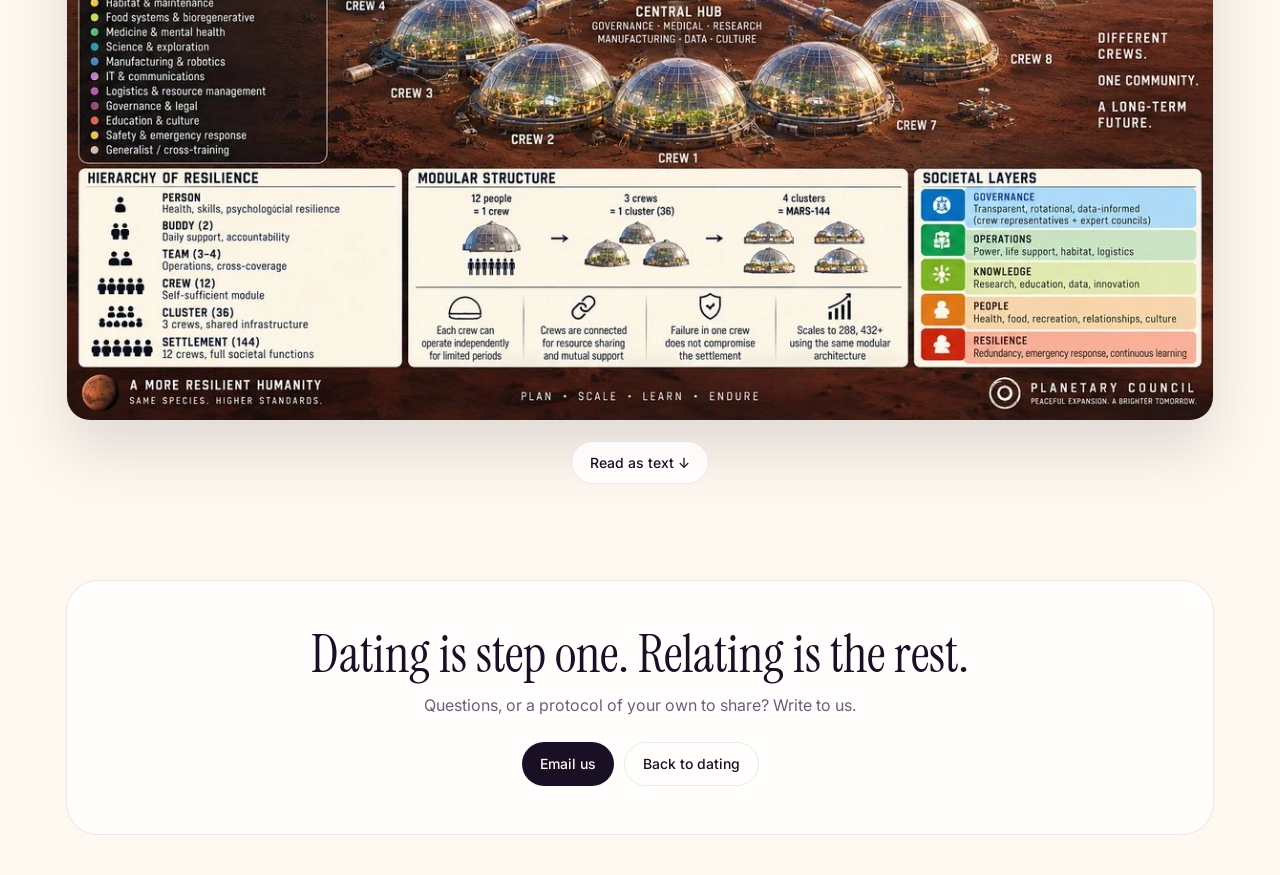
<file: relating/index.html>
<!DOCTYPE html>
<html lang="en">
<head>
  <meta charset="UTF-8">
  <meta name="viewport" content="width=device-width, initial-scale=1">
  <title>Relating · DatingRelating.com</title>
  <meta name="description" content="Resentment Dismantlement Protocol: fix the mistake, learn together, rebuild trust. Seven steps for repairing conflict in a relationship.">
  <link rel="preconnect" href="https://fonts.googleapis.com">
  <link rel="preconnect" href="https://fonts.gstatic.com" crossorigin>
  <link href="https://fonts.googleapis.com/css2?family=Instrument+Serif:ital@0;1&family=Inter:wght@400;500;600&display=swap" rel="stylesheet">
  <link rel="stylesheet" href="/style.css">
  <script src="/theme.js"></script>
  <style>
    .safe {
      display: flex; align-items: center; gap: 14px; padding: 18px 22px; margin: 0 0 16px;
      font-weight: 600; font-size: 18px;
    }
    .safe .dot {
      width: 36px; height: 36px; border-radius: 50%; flex: none; display: grid; place-items: center;
      background: #2f9e6e; color: #fff; font-size: 18px;
    }

    .steps { list-style: none; margin: 0; padding: 0; display: grid; gap: 12px; }
    .step { display: grid; grid-template-columns: 56px 1fr; gap: 18px; padding: 22px; align-items: start; }
    .num {
      width: 56px; height: 56px; border-radius: 50%; display: grid; place-items: center;
      background: linear-gradient(135deg, var(--accent), var(--accent-2)); color: #fff;
      font-family: "Instrument Serif", Georgia, serif; font-size: 30px;
    }
    .step h3 { margin: 4px 0 6px; font-size: 20px; letter-spacing: -0.01em; }
    .step p { margin: 0; color: var(--muted); }
    .step .say { color: var(--text); font-style: italic; }
    .step .qs { display: flex; flex-wrap: wrap; gap: 6px; margin-top: 10px; }
    .step .qs span { background: var(--chip); border-radius: 999px; padding: 4px 12px; font-size: 14px; }

    .motto {
      margin: 16px 0 0; padding: 32px; border-radius: 24px; color: #fff;
      background: linear-gradient(120deg, #c2410c, #ff4f6d);
    }
    .motto strong { display: block; font-family: "Instrument Serif", Georgia, serif; font-weight: 400; font-size: clamp(30px, 4.5vw, 44px); line-height: 1.05; }
    .motto span { opacity: .9; display: block; margin-top: 8px; }
    .scale { display: grid; grid-template-columns: repeat(auto-fit, minmax(240px, 1fr)); gap: 12px; margin-top: 12px; }
    .scale div { padding: 18px 20px; }
    .scale b { display: block; margin-bottom: 2px; }
    .scale p { margin: 0; color: var(--muted); }

    .visual { display: grid; justify-items: center; }
    .poster { width: 100%; }
    .poster.tall { max-width: 620px; }
    .poster img { border-radius: 24px; box-shadow: 0 30px 60px rgba(0,0,0,.12); }
    .sub { color: var(--muted); font-size: 18px; margin: -6px 0 24px; max-width: 640px; }
    .astext { width: 100%; max-width: 820px; margin: 20px auto 0; }
    .poster.tall + .astext { max-width: 620px; }
    .astext summary {
      cursor: pointer; list-style: none; width: max-content; margin: 0 auto;
      padding: 10px 18px; border-radius: 999px; border: 1px solid var(--line);
      font-size: 14px; font-weight: 500; background: var(--surface);
    }
    .astext summary::-webkit-details-marker { display: none; }
    .astext summary::after { content: " ↓"; }
    .astext[open] summary::after { content: " ↑"; }
    .astext-body, .astext > .cards, .astext > .banner { margin-top: 20px; }
    .astext-body > p { color: var(--muted); }
    .layout { display: grid; gap: 40px; grid-template-columns: minmax(0, 1fr) 320px; align-items: start; }
    .layout aside { position: sticky; top: 20px; }
    @media (max-width: 900px) { .layout { grid-template-columns: 1fr; } .layout aside { position: static; max-width: 420px; } }

    section.block { margin-top: 96px; }
    .cards { display: grid; gap: 12px; grid-template-columns: repeat(auto-fit, minmax(280px, 1fr)); margin-top: 24px; }
    .pcard { padding: 22px; }
    .pcard .n { font-family: "Instrument Serif", Georgia, serif; font-size: 34px; color: var(--accent); line-height: 1; }
    .pcard h3 { margin: 8px 0 10px; font-size: 18px; }
    .pcard ul { margin: 0; padding-left: 18px; color: var(--muted); }
    .pcard li { margin: 4px 0; }
    .banner { text-align: center; font-weight: 600; letter-spacing: .06em; text-transform: uppercase; font-size: 14px; padding: 20px; margin-top: 12px; }

    .split { display: grid; gap: 32px; grid-template-columns: 1fr 1fr; align-items: center; }
    @media (max-width: 900px) { .split { grid-template-columns: 1fr; } }
    .facts { display: grid; grid-template-columns: repeat(2, 1fr); gap: 10px; margin-top: 20px; }
    .facts div { padding: 16px; }
    .facts b { display: block; font-size: 15px; }
    .facts span { color: var(--muted); font-size: 14px; }
    .meta-line { color: var(--muted); font-size: 13px; margin-top: 24px; }
  </style>
</head>
<body>
  <div class="blobs" aria-hidden="true"><span></span><span></span><span></span></div>

  <div class="wrap">
    <nav>
      <a class="logo" href="/">Dating<b>Relating</b></a>
      <div class="navlinks">
        <a href="/">Dating</a>
        <a href="/relating/" aria-current="page">Relating</a>
        <a href="/frameworks/">Frameworks</a>
        <a href="/co-founder-co-lover/">Co-founder &amp; Co-lover</a>
        <a href="/about/">About</a>
      </div>
    </nav>

    <header>
      <p class="eyebrow">Mars Crew · Proposal</p>
      <h1>Resentment <em>Dismantlement</em> Protocol</h1>
      <p class="lede">As we approach human missions to Mars, we need human emotional engineering.<br><strong>Fix the mistake. Learn together. Rebuild trust.</strong></p>
    </header>

    <section class="visual">
      <figure class="figure poster tall">
        <a href="/media/resentment-dismantlement-protocol.webp" target="_blank">
          <img src="/media/resentment-dismantlement-protocol.webp" width="800" height="1200"
               alt="Resentment Dismantlement Protocol: make it safe, own it, fix it, talk it through, check for closure, log the lesson, share the lesson, rebuild trust">
        </a>
      </figure>
      <details class="astext">
        <summary>Read as text</summary>
        <div class="astext-body">
        <div class="panel safe"><span class="dot" aria-hidden="true">✓</span> Make the situation safe first.</div>

        <ol class="steps">
          <li class="panel step">
            <span class="num">1</span>
            <div><h3>Own it</h3><p class="say">“I did X. It affected you in Y way.”</p></div>
          </li>
          <li class="panel step">
            <span class="num">2</span>
            <div><h3>Fix it</h3><p>Repair the damage. Ask for help.</p></div>
          </li>
          <li class="panel step">
            <span class="num">3</span>
            <div>
              <h3>Talk it through</h3>
              <p>10 minutes, before the next sleep.</p>
              <div class="qs"><span>What happened?</span><span>What hurt?</span><span>What do we need?</span><span>What next?</span></div>
            </div>
          </li>
          <li class="panel step">
            <span class="num">4</span>
            <div><h3>Check for closure</h3><p><span class="say">“Closed”</span> or <span class="say">“Not yet, let’s revisit.”</span> No forced forgiveness.</p></div>
          </li>
          <li class="panel step">
            <span class="num">5</span>
            <div><h3>Log the lesson</h3><p>What will we change to prevent a repeat?</p></div>
          </li>
          <li class="panel step">
            <span class="num">6</span>
            <div><h3>Share the lesson</h3><p>Weekly crew check-in. Share learning, not gossip.</p></div>
          </li>
          <li class="panel step">
            <span class="num">7</span>
            <div><h3>Rebuild trust</h3><p>Try a similar task again when safe, with support.</p></div>
          </li>
        </ol>

        <div class="motto">
          <strong>A mistake is an event, not an identity.</strong>
          <span>Celebrate honest reporting and good repair.</span>
        </div>

        <div class="scale">
          <div class="panel"><b>Small slip?</b><p>Quick acknowledgement.</p></div>
          <div class="panel"><b>Serious or repeated safety breaches?</b><p>Separate review.</p></div>
        </div>
        <p class="meta-line">28 Sep 2026 · Inspired by first-principles emotional engineering.</p>
              </div>
      </details>
    </section>

    <section class="block" id="pairing">
      <p class="eyebrow">First principles · Closed cabin, no off-ramp</p>
      <h2 class="section-title">Mars Crew Pairing Protocol</h2>
      <p class="sub">Pairing is a comms protocol. Design it or it designs you.</p>
      <figure class="figure poster wide">
        <a href="/media/mars-crew-pairing-protocol.webp" target="_blank">
          <img src="/media/mars-crew-pairing-protocol.webp" width="1168" height="784" loading="lazy"
               alt="Mars Crew Pairing Protocol: emotional regulation, conflict resolution, fuckability as baseline, engineering attraction, Earth spillover">
        </a>
      </figure>
      <details class="astext">
        <summary>Read as text</summary>
        <div class="cards">
          <div class="panel pcard">
            <div class="n">01</div><h3>Emotional regulation</h3>
            <ul>
              <li>Downshift after conflict before touching hardware.</li>
              <li>Name the state: tired, jealous, flooded.</li>
              <li>No silent treatment longer than one sleep cycle.</li>
            </ul>
          </div>
          <div class="panel pcard">
            <div class="n">02</div><h3>Conflict resolution</h3>
            <ul>
              <li>Repair in hours, not weeks.</li>
              <li>Third crewmember or ground psych is a channel, not a rumor mill.</li>
              <li>Private pairs cannot freeze out the rest of the crew.</li>
            </ul>
          </div>
          <div class="panel pcard">
            <div class="n">03</div><h3>Fuckability as baseline</h3>
            <ul>
              <li>Selection already filters for fit, healthy, high general intelligence.</li>
              <li>Inside that pool, most bodies are sexually eligible.</li>
              <li>Eligible ≠ chosen. Desire must be mutual and revocable.</li>
              <li>Fuckability is never a performance review.</li>
            </ul>
          </div>
          <div class="panel pcard">
            <div class="n">04</div><h3>Can attraction be engineered?</h3>
            <ul>
              <li>Rituals, drills, shared hardship build fusion and trust.</li>
              <li>Arousal from danger can be misread as lust. Label it.</li>
              <li>You can train repair, consent language, and veto rights.</li>
              <li>You cannot install who someone wants.</li>
            </ul>
          </div>
          <div class="panel pcard">
            <div class="n">05</div><h3>Earth spillover</h3>
            <ul>
              <li>If everyone in the filter is “fuckable by default,” pairing options rise and jealousy rises with them.</li>
              <li>Copying this slogan on Earth turns attraction into an HR metric.</li>
              <li>Cabin rule: allowed, designed, never coerced.</li>
            </ul>
          </div>
        </div>
        <div class="panel banner">Pairing is a comms protocol. Design it or it designs you.</div>
      </details>
    </section>

    <section class="block" id="mars-144">
      <p class="eyebrow">Planetary Council</p>
      <h2 class="section-title">Mars-144 Societal Architecture</h2>
      <p class="sub">12 crews × 12 humans = 144 people. Small enough to cooperate, large enough to endure.</p>
      <figure class="figure poster wide">
        <a href="/media/mars-144.webp" target="_blank">
          <img src="/media/mars-144.webp" width="1200" height="800" loading="lazy"
               alt="Mars-144 settlement: twelve domed crew habitats around a central hub">
        </a>
      </figure>
      <details class="astext">
        <summary>Read as text</summary>
        <div class="astext-body">
          <p>No single human, crew or relationship is critical. Redundancy all the way down.</p>
          <div class="facts">
            <div class="panel"><b>Person</b><span>Health, skills, psychological resilience</span></div>
            <div class="panel"><b>Buddy (2)</b><span>Daily support, accountability</span></div>
            <div class="panel"><b>Team (3–4)</b><span>Operations, cross-coverage</span></div>
            <div class="panel"><b>Crew (12)</b><span>Self-sufficient module</span></div>
            <div class="panel"><b>Cluster (36)</b><span>3 crews, shared infrastructure</span></div>
            <div class="panel"><b>Settlement (144)</b><span>12 crews, full societal functions</span></div>
          </div>
        </div>
      </details>
    </section>

    <section class="join">
      <h2>Dating is step one. Relating is the rest.</h2>
      <p>Questions, or a protocol of your own to share? Write to us.</p>
      <div class="row">
        <a class="btn" href="mailto:datingrelatingdotcom@gmail.com">Email us</a>
        <a class="btn ghost" href="/">Back to dating</a>
      </div>
    </section>
  </div>
</body>
</html>
</file>
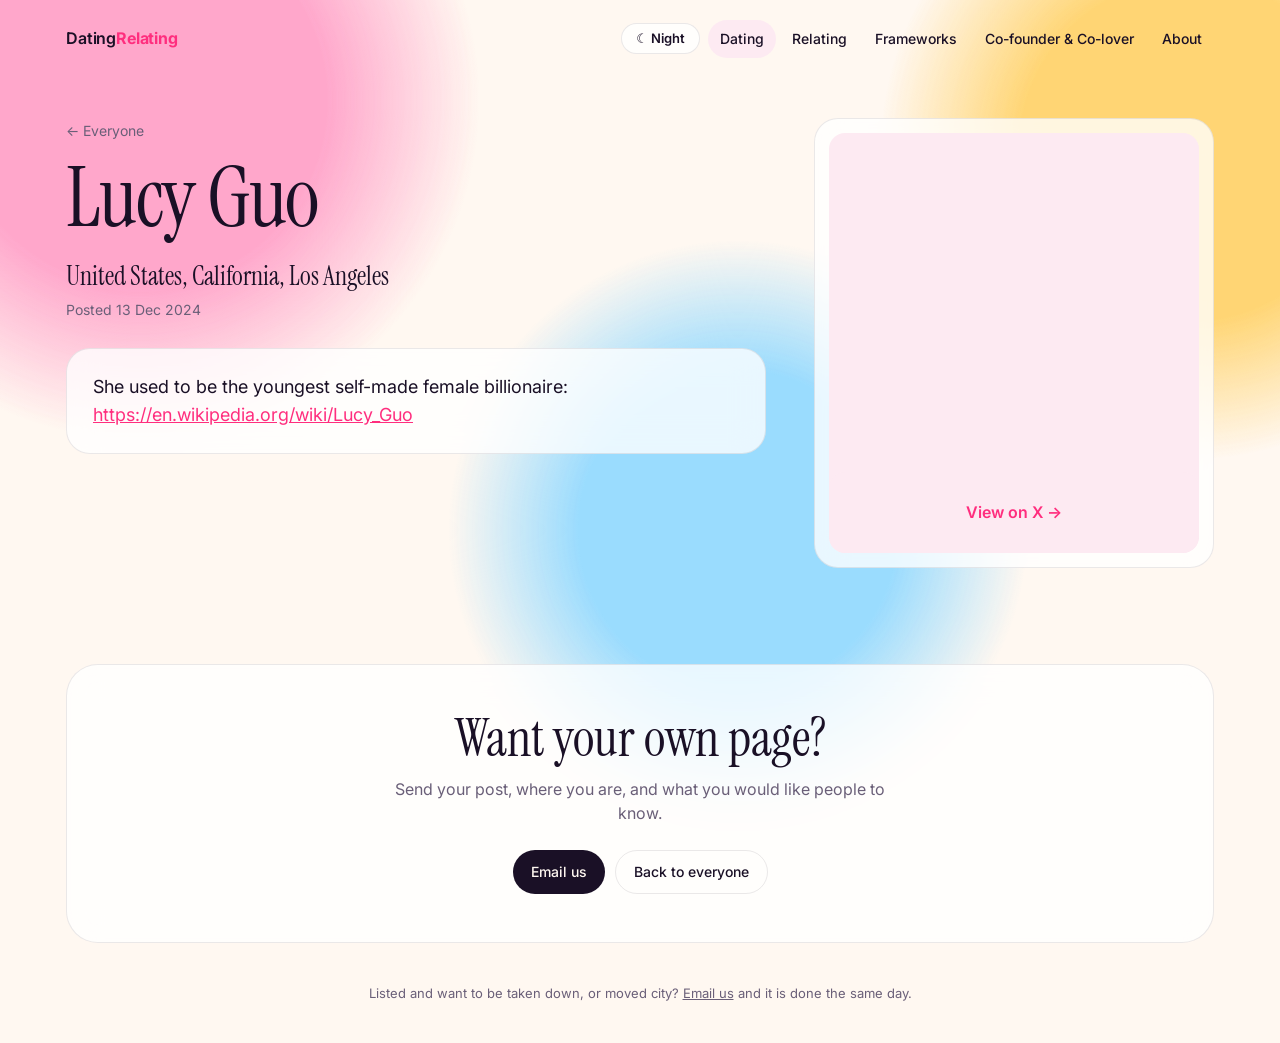
<file: people/lucy-guo/index.html>
<!DOCTYPE html>
<!-- generated by build.py -->
<html lang="en">
<head>
  <meta charset="UTF-8">
  <meta name="viewport" content="width=device-width, initial-scale=1">
  <title>Lucy Guo · DatingRelating.com</title>
  <meta name="description" content="She used to be the youngest self-made female billionaire:">
  <meta property="og:title" content="Lucy Guo · DatingRelating.com">
  <meta property="og:description" content="She used to be the youngest self-made female billionaire:">
  <link rel="canonical" href="https://datingrelating.com/people/lucy-guo/">
  <link rel="preconnect" href="https://fonts.googleapis.com">
  <link rel="preconnect" href="https://fonts.gstatic.com" crossorigin>
  <link href="https://fonts.googleapis.com/css2?family=Instrument+Serif:ital@0;1&family=Inter:wght@400;500;600&display=swap" rel="stylesheet">
  <link rel="stylesheet" href="/style.css">
  <script src="/theme.js"></script>
  <style>
    .person { display: grid; grid-template-columns: minmax(0, 1fr) 400px; gap: 48px; align-items: start; padding: 40px 0 0; }
    @media (max-width: 860px) { .person { grid-template-columns: 1fr; gap: 28px; } }
    .back { color: var(--muted); text-decoration: none; font-size: 14px; }
    .back:hover { color: var(--text); }
    .person h1 { font-size: clamp(44px, 7vw, 84px); margin-top: 16px; }
    .where { font-family: "Instrument Serif", Georgia, serif; font-size: 26px; margin: 18px 0 2px; }
    .when { color: var(--muted); font-size: 14px; margin: 0; }
    .bio { margin-top: 28px; padding: 24px 26px; }
    .bio p { font-size: 18px; margin: 0 0 12px; }
    .bio p:last-child { margin-bottom: 0; }
    .bio a { color: var(--accent); word-break: break-word; }
    .post { padding: 14px; }
  </style>
</head>
<body>
  <div class="blobs" aria-hidden="true"><span></span><span></span><span></span></div>

  <div class="wrap">
    <nav>
      <a class="logo" href="/">Dating<b>Relating</b></a>
      <div class="navlinks">
        <a href="/" aria-current="page">Dating</a>
        <a href="/relating/">Relating</a>
        <a href="/frameworks/">Frameworks</a>
        <a href="/co-founder-co-lover/">Co-founder &amp; Co-lover</a>
        <a href="/about/">About</a>
      </div>
    </nav>

    <section class="person">
      <div>
        <a class="back" href="/">← Everyone</a>
        <h1>Lucy Guo</h1>
        <p class="where">United States, California, Los Angeles</p>
        <p class="when">Posted 13 Dec 2024</p>
        <div class="panel bio">
        <p>She used to be the youngest self-made female billionaire: <a href="https://en.wikipedia.org/wiki/Lucy_Guo" target="_blank" rel="noopener">https://en.wikipedia.org/wiki/Lucy_Guo</a></p>
        </div>
      </div>
      <div class="panel post">
        <div data-post-url="https://x.com/lucy_guo/status/1867380981914832968">
          <a class="fallback" href="https://x.com/lucy_guo/status/1867380981914832968" target="_blank" rel="noopener">View the original post →</a>
        </div>
      </div>
    </section>

    <section class="join">
      <h2>Want your own page?</h2>
      <p>Send your post, where you are, and what you would like people to know.</p>
      <div class="row">
        <a class="btn" href="mailto:datingrelatingdotcom@gmail.com">Email us</a>
        <a class="btn ghost" href="/">Back to everyone</a>
      </div>
    </section>

    <p class="fine">
      Listed and want to be taken down, or moved city?
      <a href="mailto:datingrelatingdotcom@gmail.com">Email us</a> and it is done the same day.
    </p>
  </div>

  <script src="/embeds.js"></script>
  <script>upgradeEmbeds();</script>
</body>
</html>
</file>
<file: style.css>
:root {
  --bg: #fff8f1;
  --surface: rgba(255, 255, 255, 0.78);
  --text: #1a1026;
  --muted: #6a5f78;
  --line: rgba(26, 16, 38, 0.09);
  --accent: #ff2e7e;
  --accent-2: #ff9f1c;
  --chip: #fdeaf2;
  --blob-1: #ff9ec7;
  --blob-2: #ffd166;
  --blob-3: #8fd8ff;
  color-scheme: light;
}
/* Night mode: follows the device unless the visitor picked day or night (theme.js). */
@media (prefers-color-scheme: dark) {
  :root:not([data-theme="light"]) {
    --bg: #120a24;
    --surface: rgba(32, 20, 56, 0.72);
    --text: #fbf3ff;
    --muted: #b9a8cf;
    --line: rgba(255, 255, 255, 0.1);
    --accent: #ff4f9a;
    --accent-2: #ffc93c;
    --chip: #2c1d4a;
    --blob-1: #7a1f63;
    --blob-2: #6b3a12;
    --blob-3: #18487d;
    color-scheme: dark;
  }
}
:root[data-theme="dark"] {
  --bg: #120a24;
  --surface: rgba(32, 20, 56, 0.72);
  --text: #fbf3ff;
  --muted: #b9a8cf;
  --line: rgba(255, 255, 255, 0.1);
  --accent: #ff4f9a;
  --accent-2: #ffc93c;
  --chip: #2c1d4a;
  --blob-1: #7a1f63;
  --blob-2: #6b3a12;
  --blob-3: #18487d;
  color-scheme: dark;
}
* { box-sizing: border-box; }
body {
  margin: 0;
  background: var(--bg);
  color: var(--text);
  font: 16px/1.55 Inter, system-ui, -apple-system, sans-serif;
  -webkit-font-smoothing: antialiased;
  overflow-x: hidden;
}
/* Soft colour glows drawn as radial gradients: same look as a big blur filter, far cheaper
   to paint on phones (a full-screen filter: blur() made scrolling and page switches sluggish). */
.blobs { position: fixed; inset: 0; z-index: -1; pointer-events: none; opacity: .9; }
.blobs span { position: absolute; border-radius: 50%; }
.blobs span:nth-child(1) { width: 680px; height: 680px; background: radial-gradient(closest-side, var(--blob-1) 55%, transparent); top: -240px; left: -200px; }
.blobs span:nth-child(2) { width: 620px; height: 620px; background: radial-gradient(closest-side, var(--blob-2) 55%, transparent); top: -160px; right: -220px; }
.blobs span:nth-child(3) { width: 580px; height: 580px; background: radial-gradient(closest-side, var(--blob-3) 55%, transparent); top: 240px; left: 35%; }

.wrap { max-width: 1180px; margin: 0 auto; padding: 0 16px; }

nav { display: flex; justify-content: space-between; align-items: center; padding: 20px 0; }
.logo { font-weight: 600; letter-spacing: -0.01em; }
.logo b { color: var(--accent); }
.btn {
  display: inline-flex; align-items: center; gap: 6px;
  background: var(--text); color: var(--bg); text-decoration: none;
  padding: 10px 18px; border-radius: 999px; font-weight: 500; font-size: 14px;
  transition: transform .15s ease;
}
.btn:hover { transform: translateY(-1px); }

header { padding: 56px 0 40px; }
h1 {
  font-family: "Instrument Serif", Georgia, serif; font-weight: 400;
  font-size: clamp(44px, 9vw, 104px); line-height: .95; letter-spacing: -0.02em;
  margin: 0; max-width: 900px;
}
h1 em {
  background: linear-gradient(90deg, var(--accent), var(--accent-2));
  -webkit-background-clip: text; background-clip: text; color: transparent;
}

.join {
  margin: 96px 0 40px; padding: 48px 32px; border-radius: 32px; text-align: center;
  background: var(--surface); border: 1px solid var(--line);
  backdrop-filter: blur(16px); -webkit-backdrop-filter: blur(16px);
}
.join h2 { font-family: "Instrument Serif", Georgia, serif; font-weight: 400; font-size: clamp(34px, 5vw, 52px); margin: 0 0 12px; line-height: 1; }
.join p { color: var(--muted); max-width: 520px; margin: 0 auto 24px; }
.join .row { display: flex; gap: 10px; justify-content: center; flex-wrap: wrap; }
.btn.ghost { background: transparent; color: var(--text); border: 1px solid var(--line); }
.fine { color: var(--muted); font-size: 13px; text-align: center; margin: 0 0 40px; }
.fine a { color: inherit; }

.lede { max-width: 520px; color: var(--muted); font-size: 18px; margin: 24px 0 0; }

/* Site nav */
.theme-toggle {
  margin-left: auto; margin-right: 8px; padding: 8px 14px; border-radius: 999px; cursor: pointer;
  border: 1px solid var(--line); background: var(--surface); color: var(--text);
  font: 600 13px/1 Inter, system-ui, sans-serif;
}
.theme-toggle:hover { background: var(--chip); }
.navlinks { display: flex; align-items: center; gap: 4px; flex-wrap: wrap; justify-content: flex-end; }
.navlinks a:not(.btn) {
  color: var(--text); text-decoration: none; font-size: 14px; font-weight: 500;
  padding: 8px 12px; border-radius: 999px;
}
.navlinks a:not(.btn):hover, .navlinks a[aria-current="page"] { background: var(--chip); }
.logo { color: var(--text); text-decoration: none; }
@media (max-width: 560px) {
  nav { flex-wrap: wrap; gap: 8px; }
  .navlinks .btn { display: none; }
  .navlinks {
    width: calc(100% + 32px); margin: 0 -16px; padding: 0 16px;
    flex-wrap: nowrap; justify-content: flex-start; overflow-x: auto; scrollbar-width: none;
  }
  .navlinks::-webkit-scrollbar { display: none; }
  .navlinks a:not(.btn) { white-space: nowrap; }
  .navlinks a:first-child { margin-left: -12px; }
}

/* Long-form pages */
.eyebrow { text-transform: uppercase; letter-spacing: .12em; font-size: 12px; font-weight: 600; color: var(--accent); margin: 0 0 16px; }
.prose { max-width: 720px; }
.prose h2, .section-title {
  font-family: "Instrument Serif", Georgia, serif; font-weight: 400;
  font-size: clamp(32px, 5vw, 48px); line-height: 1.05; margin: 0 0 16px;
}
.prose p { color: var(--muted); font-size: 18px; }
.panel {
  background: var(--surface); border: 1px solid var(--line); border-radius: 24px;
  backdrop-filter: blur(16px); -webkit-backdrop-filter: blur(16px);
}
.figure { margin: 0; }
.figure img { width: 100%; height: auto; display: block; border-radius: 20px; border: 1px solid var(--line); }
.figure figcaption { color: var(--muted); font-size: 13px; margin-top: 8px; }

/* Instagram / X embed frames (see embeds.js) */
.frame { position: relative; border-radius: 16px; overflow: hidden; background: var(--chip); }
.frame iframe { display: block; width: 100%; border: 0; background: transparent; position: relative; }
.frame.ig iframe { height: 620px; }
.frame.x iframe { height: 420px; }
.frame .fallback { position: absolute; inset: auto 0 0 0; }
.frame.ready { background: transparent; }
.frame .fallback {
  display: block; padding: 28px; border-radius: 16px; background: var(--chip);
  color: var(--accent); font-weight: 600; text-decoration: none; text-align: center;
}

/* Age-restricted posts can't be embedded: link panel instead (see restrictedFrame in embeds.js) */
.frame.restricted {
  display: grid; place-items: center; align-content: center; gap: 6px; aspect-ratio: 4 / 5;
  text-decoration: none; color: var(--text); text-align: center; padding: 24px;
  background: linear-gradient(160deg, var(--chip), var(--surface));
}
.frame.restricted .r-badge {
  width: 64px; height: 64px; border-radius: 50%; display: grid; place-items: center;
  font-weight: 800; font-size: 20px; color: #fff; background: linear-gradient(135deg, var(--accent), var(--accent-2));
}
.frame.restricted .r-title { font-weight: 600; margin-top: 6px; }
.frame.restricted .r-sub { color: var(--accent); font-weight: 600; font-size: 14px; }
.frame.threads iframe { height: 380px; }

/* Homepage: purpose, values, founding members */
.connection-hero { padding: 44px 0 32px; max-width: 880px; }
.connection-hero .eyebrow { color: var(--muted); }
.connection-hero h1 { font-size: clamp(46px, 7.4vw, 88px); }
.connection-hero .lede { max-width: 600px; margin-top: 22px; }
.connection-mission { max-width: 580px; font: 400 24px/1.3 'Instrument Serif', Georgia, serif; margin: 20px 0 0; }
.connection-actions { display: flex; align-items: center; flex-wrap: wrap; gap: 10px 22px; margin-top: 24px; }
.connection-actions .btn { min-height: 48px; justify-content: center; }
.connection-secondary { display: inline-flex; align-items: center; min-height: 44px; color: var(--text); font-size: 14px; text-underline-offset: 5px; }
.connection-values { display: grid; grid-template-columns: repeat(3, minmax(0, 1fr)); gap: 24px; padding: 24px 0; border-top: 1px solid var(--line); border-bottom: 1px solid var(--line); }
.connection-values a { display: flex; align-items: flex-start; gap: 12px; color: var(--text); text-decoration: none; padding: 8px 0; }
.connection-values a:hover h2 { text-decoration: underline; text-underline-offset: 4px; }
.value-number { color: var(--muted); font-size: 11px; padding-top: 5px; }
.connection-values h2 { font: 400 27px/1.1 'Instrument Serif', Georgia, serif; margin: 0; }
.connection-values p { font-size: 13px; color: var(--muted); margin: 8px 0 0; line-height: 1.5; }
.connection-values a > span:last-child { margin-left: auto; font-size: 16px; }
button.btn { font-family: inherit; border: 0; cursor: pointer; }
button.btn.ghost { border: 1px solid var(--line); }
.homepage-auction h2 { font: 400 36px/1.05 'Instrument Serif', Georgia, serif; margin: 0; }
.homepage-auction { display: grid; grid-template-columns: 1.2fr 1fr; gap: 40px; padding: 28px; margin-bottom: 48px; }
.homepage-auction p:not(.eyebrow) { color: var(--muted); max-width: 480px; margin: 12px 0 0; }
.homepage-auction h2 { font-size: 32px; }
.auction-status { border-left: 1px solid var(--line); padding-left: 28px; font-size: 14px; }
.auction-label { font-size: 12px; font-weight: 600; background: var(--chip); padding: 6px 12px; display: inline-block; border-radius: 99px; }
.auction-status a { color: var(--text); display: inline-block; margin-top: 14px; padding: 6px 0; text-underline-offset: 4px; }
.people-heading { margin-bottom: 24px; }
.people-heading .section-title { font-size: clamp(30px, 4vw, 44px); margin-bottom: 8px; }
.people-heading p { color: var(--muted); margin: 0; }
.founder-note { max-width: 720px; margin: 0 auto 40px; padding: 20px 24px; }
.founder-note summary { cursor: pointer; font-weight: 500; }
.founder-note p { color: var(--muted); margin-bottom: 0; }
[hidden] { display: none !important; }
:focus-visible { outline: 3px solid var(--accent); outline-offset: 3px; }
@media (max-width: 760px) {
  .dating-home nav { padding: 14px 0 8px; }
  .connection-hero { padding: 22px 0 26px; }
  .connection-hero .eyebrow { font-size: 10px; line-height: 1.6; margin-bottom: 12px; max-width: 290px; }
  .connection-hero h1 { font-size: clamp(42px, 10.5vw, 64px); }
  .connection-hero .lede { font-size: 15px; margin-top: 16px; }
  .connection-mission { font-size: 23px; margin-top: 16px; }
  .connection-actions { margin-top: 18px; gap: 6px 16px; }
  .connection-actions .btn, .connection-secondary { font-size: 13px; }
  .connection-values { grid-template-columns: 1fr; gap: 0; padding: 8px 0; }
  .connection-values a { padding: 14px 0; }
  .connection-values a + a { border-top: 1px solid var(--line); }
  .connection-values h2 { font-size: 25px; }
  .connection-values p { margin-top: 4px; }
  .homepage-auction { grid-template-columns: 1fr; gap: 20px; padding: 22px; margin-bottom: 32px; }
  .auction-status { border-left: 0; border-top: 1px solid var(--line); padding: 20px 0 0; }
}
@media (max-width: 560px) {
  .dating-home .navlinks { padding-bottom: 3px; }
  .dating-home .navlinks a:not(.btn) { font-size: 12px; min-height: 44px; display: inline-flex; align-items: center; }
}
@media (prefers-reduced-motion: reduce) { *, *::before, *::after { transition: none !important; scroll-behavior: auto !important; } }


/* Founding members */
.founding { display: grid; grid-template-columns: minmax(0, 1fr) minmax(0, 1fr); gap: clamp(28px, 5vw, 64px); align-items: center; padding: 56px 0; scroll-margin-top: 16px; }
.founding h2 { font: 400 clamp(36px, 5vw, 56px)/1.02 'Instrument Serif', Georgia, serif; margin: 0 0 16px; }
.founding h2 em { background: linear-gradient(90deg, var(--accent), var(--accent-2)); -webkit-background-clip: text; background-clip: text; color: transparent; }
.founding-intro > p:not(.eyebrow) { color: var(--muted); max-width: 480px; margin: 0; }
.founding-steps { list-style: none; margin: 0; padding: 0; display: grid; grid-template-columns: repeat(2, minmax(0, 1fr)); gap: 12px; }
.founding-steps li {
  display: flex; gap: 12px; padding: 18px; border-radius: 20px; border: 1px solid var(--line);
  background: var(--surface); backdrop-filter: blur(16px); -webkit-backdrop-filter: blur(16px);
}
.founding-steps li > span { color: var(--accent); font-weight: 600; font-size: 12px; padding-top: 4px; }
.founding-steps h3 { margin: 0 0 4px; font-size: 17px; }
.founding-steps p { margin: 0; color: var(--muted); font-size: 14px; line-height: 1.5; }
@media (max-width: 760px) {
  .founding { grid-template-columns: 1fr; padding: 36px 0; }
}
@media (max-width: 420px) {
  .founding-steps { grid-template-columns: 1fr; }
}
</file>
